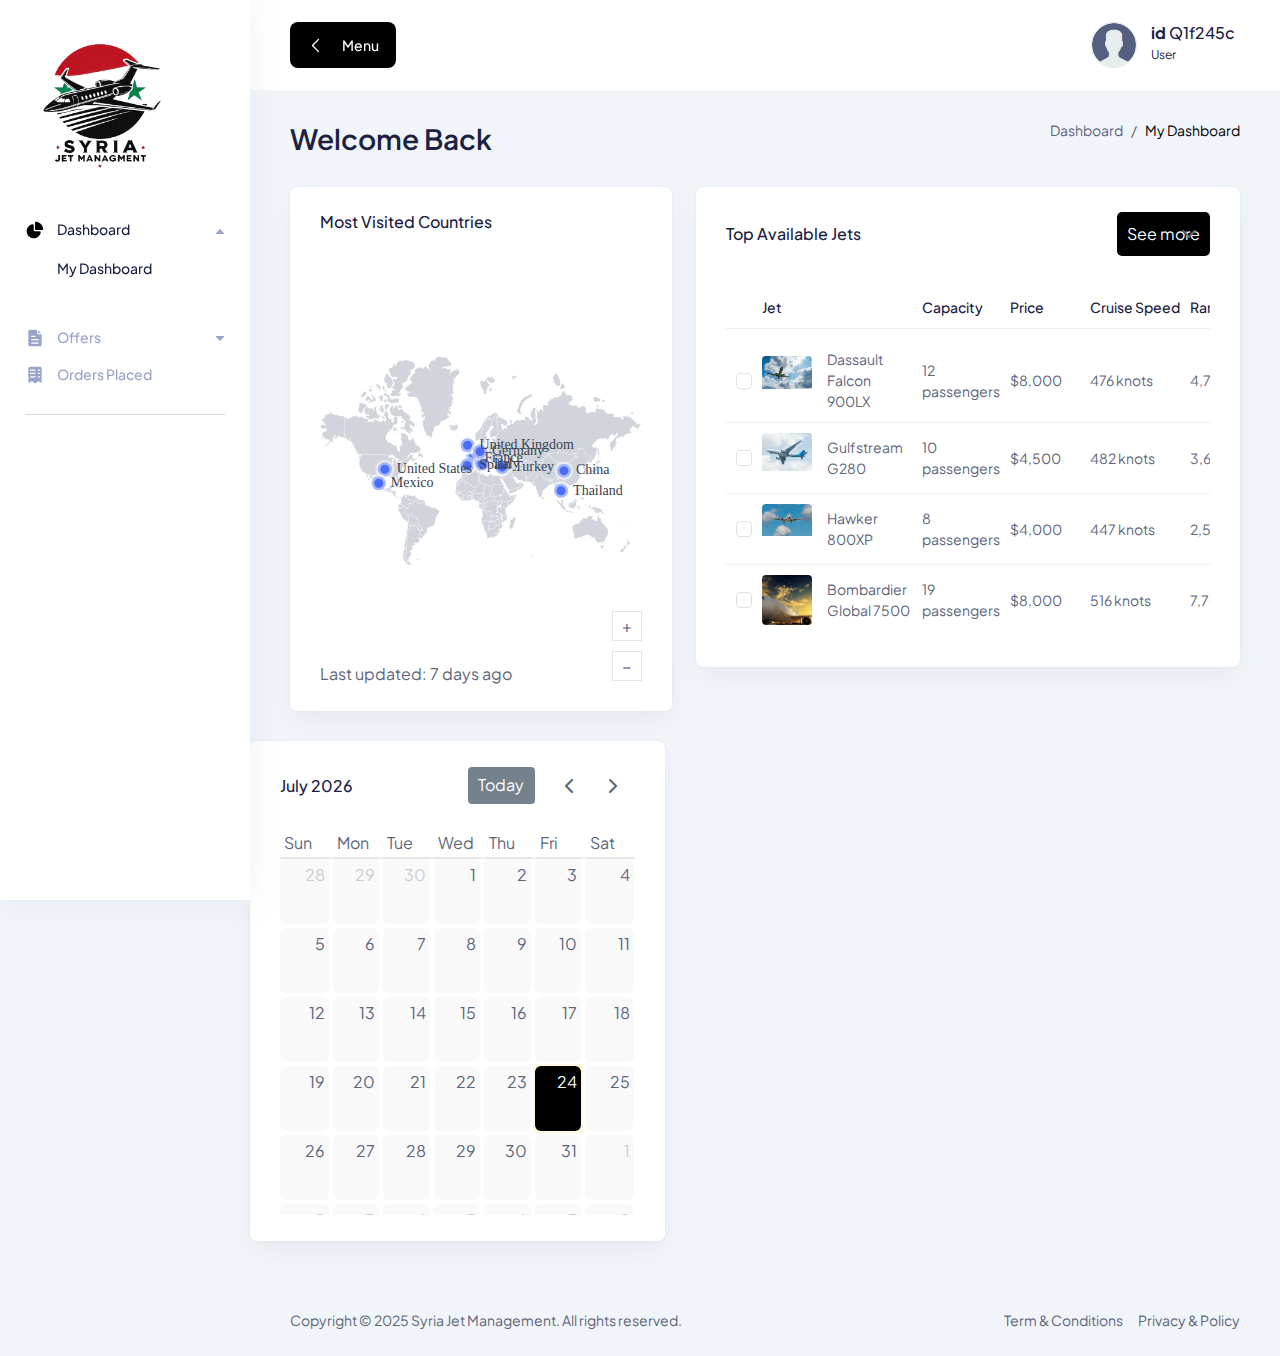
<file: dashboard/index.html>
<!DOCTYPE html>
<html lang="en">
  <head>
    <meta charset="UTF-8" />
    <meta http-equiv="X-UA-Compatible" content="IE=edge" />
    <meta name="viewport" content="width=device-width, initial-scale=1.0" />
    <!-- <link rel="shortcut icon" href="assets/images/favicon.svg" type="image/x-icon" /> -->
    <title>My Dashboard</title>

    <!-- ========== All CSS files linkup ========= -->
    <link rel="stylesheet" href="assets/css/bootstrap.min.css" />
    <link rel="stylesheet" href="assets/css/lineicons.css" rel="stylesheet" type="text/css" />
    <link rel="stylesheet" href="assets/css/materialdesignicons.min.css" rel="stylesheet" type="text/css" />
    <link rel="stylesheet" href="assets/css/fullcalendar.css" />
    <link rel="stylesheet" href="assets/css/fullcalendar.css" />
    <link rel="stylesheet" href="assets/css/main.css" />
    <link rel="shortcut icon" href="assets/images/logo/sjm.jpg" type="image/jpg" />
  </head>
  <body>
    <!-- ======== Preloader =========== -->
    <!-- <div id="preloader">
      <div class="spinner"></div>
    </div> -->
    <!-- ======== Preloader =========== -->

    <!-- ======== sidebar-nav start =========== -->
    <aside class="sidebar-nav-wrapper">
      <div class="navbar-logo">
        <a href="index.html">
          <img src="assets/images/logo/sjmlogocleen.png" alt="logo" />
        </a>
      </div>
      <nav class="sidebar-nav">
        <ul>
          <li class="nav-item nav-item-has-children">
            <a
              href="#0"
              data-bs-toggle="collapse"
              data-bs-target="#ddmenu_1"
              aria-controls="ddmenu_1"
              aria-expanded="false"
              aria-label="Toggle navigation"
            >
              <span class="icon">
                <svg width="20" height="20" viewBox="0 0 20 20" fill="none" xmlns="http://www.w3.org/2000/svg">
                  <path
                    d="M8.74999 18.3333C12.2376 18.3333 15.1364 15.8128 15.7244 12.4941C15.8448 11.8143 15.2737 11.25 14.5833 11.25H9.99999C9.30966 11.25 8.74999 10.6903 8.74999 10V5.41666C8.74999 4.7263 8.18563 4.15512 7.50586 4.27556C4.18711 4.86357 1.66666 7.76243 1.66666 11.25C1.66666 15.162 4.83797 18.3333 8.74999 18.3333Z" />
                  <path
                    d="M17.0833 10C17.7737 10 18.3432 9.43708 18.2408 8.75433C17.7005 5.14918 14.8508 2.29947 11.2457 1.75912C10.5629 1.6568 10 2.2263 10 2.91665V9.16666C10 9.62691 10.3731 10 10.8333 10H17.0833Z" />
                </svg>
              </span>
              <span class="text">Dashboard</span>
            </a>
            <ul id="ddmenu_1" class="collapse show dropdown-nav">
              <li>
                <a href="index.html" class="active"> My Dashboard </a>
              </li>
            </ul>
          </li>
          <li class="nav-item nav-item-has-children">
            <a
              href="#0"
              class="collapsed"
              data-bs-toggle="collapse"
              data-bs-target="#ddmenu_2"
              aria-controls="ddmenu_2"
              aria-expanded="false"
              aria-label="Toggle navigation"
            >
              <span class="icon">
                <svg width="20" height="20" viewBox="0 0 20 20" fill="none" xmlns="http://www.w3.org/2000/svg">
                  <path
                    d="M11.8097 1.66667C11.8315 1.66667 11.8533 1.6671 11.875 1.66796V4.16667C11.875 5.43232 12.901 6.45834 14.1667 6.45834H16.6654C16.6663 6.48007 16.6667 6.50186 16.6667 6.5237V16.6667C16.6667 17.5872 15.9205 18.3333 15 18.3333H5.00001C4.07954 18.3333 3.33334 17.5872 3.33334 16.6667V3.33334C3.33334 2.41286 4.07954 1.66667 5.00001 1.66667H11.8097ZM6.66668 7.70834C6.3215 7.70834 6.04168 7.98816 6.04168 8.33334C6.04168 8.67851 6.3215 8.95834 6.66668 8.95834H10C10.3452 8.95834 10.625 8.67851 10.625 8.33334C10.625 7.98816 10.3452 7.70834 10 7.70834H6.66668ZM6.04168 11.6667C6.04168 12.0118 6.3215 12.2917 6.66668 12.2917H13.3333C13.6785 12.2917 13.9583 12.0118 13.9583 11.6667C13.9583 11.3215 13.6785 11.0417 13.3333 11.0417H6.66668C6.3215 11.0417 6.04168 11.3215 6.04168 11.6667ZM6.66668 14.375C6.3215 14.375 6.04168 14.6548 6.04168 15C6.04168 15.3452 6.3215 15.625 6.66668 15.625H13.3333C13.6785 15.625 13.9583 15.3452 13.9583 15C13.9583 14.6548 13.6785 14.375 13.3333 14.375H6.66668Z" />
                  <path
                    d="M13.125 2.29167L16.0417 5.20834H14.1667C13.5913 5.20834 13.125 4.74197 13.125 4.16667V2.29167Z" />
                </svg>
              </span>
              <span class="text">Offers</span>
            </a>
            <ul id="ddmenu_2" class="collapse dropdown-nav">
              <li>
                <a href="/Jet/index.html"> Hire a Jet </a>
              </li>
              <li>
                <a href="blank-page.html"> Book a Flight </a>
              </li>
              <li>
                <a href="blank-page.html"> Ship Goods/Cargo </a>
              </li>
            </ul>
          </li>
          <li class="nav-item">
            <a href="blank-page.html">
              <span class="icon">
                <svg width="20" height="20" viewBox="0 0 20 20" fill="none" xmlns="http://www.w3.org/2000/svg">
                  <path
                    d="M3.33334 3.35442C3.33334 2.4223 4.07954 1.66666 5.00001 1.66666H15C15.9205 1.66666 16.6667 2.4223 16.6667 3.35442V16.8565C16.6667 17.5519 15.8827 17.9489 15.3333 17.5317L13.8333 16.3924C13.537 16.1673 13.1297 16.1673 12.8333 16.3924L10.5 18.1646C10.2037 18.3896 9.79634 18.3896 9.50001 18.1646L7.16668 16.3924C6.87038 16.1673 6.46298 16.1673 6.16668 16.3924L4.66668 17.5317C4.11731 17.9489 3.33334 17.5519 3.33334 16.8565V3.35442ZM4.79168 5.04218C4.79168 5.39173 5.0715 5.6751 5.41668 5.6751H10C10.3452 5.6751 10.625 5.39173 10.625 5.04218C10.625 4.69264 10.3452 4.40927 10 4.40927H5.41668C5.0715 4.40927 4.79168 4.69264 4.79168 5.04218ZM5.41668 7.7848C5.0715 7.7848 4.79168 8.06817 4.79168 8.41774C4.79168 8.76724 5.0715 9.05066 5.41668 9.05066H10C10.3452 9.05066 10.625 8.76724 10.625 8.41774C10.625 8.06817 10.3452 7.7848 10 7.7848H5.41668ZM4.79168 11.7932C4.79168 12.1428 5.0715 12.4262 5.41668 12.4262H10C10.3452 12.4262 10.625 12.1428 10.625 11.7932C10.625 11.4437 10.3452 11.1603 10 11.1603H5.41668C5.0715 11.1603 4.79168 11.4437 4.79168 11.7932ZM13.3333 4.40927C12.9882 4.40927 12.7083 4.69264 12.7083 5.04218C12.7083 5.39173 12.9882 5.6751 13.3333 5.6751H14.5833C14.9285 5.6751 15.2083 5.39173 15.2083 5.04218C15.2083 4.69264 14.9285 4.40927 14.5833 4.40927H13.3333ZM12.7083 8.41774C12.7083 8.76724 12.9882 9.05066 13.3333 9.05066H14.5833C14.9285 9.05066 15.2083 8.76724 15.2083 8.41774C15.2083 8.06817 14.9285 7.7848 14.5833 7.7848H13.3333C12.9882 7.7848 12.7083 8.06817 12.7083 8.41774ZM13.3333 11.1603C12.9882 11.1603 12.7083 11.4437 12.7083 11.7932C12.7083 12.1428 12.9882 12.4262 13.3333 12.4262H14.5833C14.9285 12.4262 15.2083 12.1428 15.2083 11.7932C15.2083 11.4437 14.9285 11.1603 14.5833 11.1603H13.3333Z" />
                </svg>
              </span>
              <span class="text">Orders Placed</span>
            </a>
          </li>
         
          <span class="divider"><hr /></span>
          
         
        </ul>
      </nav>
     
    </aside>
    <div class="overlay"></div>
    <!-- ======== sidebar-nav end =========== -->

    <!-- ======== main-wrapper start =========== -->
    <main class="main-wrapper">
      <!-- ========== header start ========== -->
      <header class="header">
        <div class="container-fluid">
          <div class="row">
            <div class="col-lg-5 col-md-5 col-6">
              <div class="header-left d-flex align-items-center">
                <div class="menu-toggle-btn mr-15">
                  <button id="menu-toggle" class="main-btn primary-btn btn-hover">
                    <i class="lni lni-chevron-left me-2"></i> Menu
                  </button>
                </div>
   
              </div>
            </div>
            <div class="col-lg-7 col-md-7 col-6">
              <div class="header-right">
               
                <!-- profile start -->
                <div class="profile-box ml-15">
                  <button class="dropdown-toggle bg-transparent border-0" type="button" id="profile"
                    data-bs-toggle="dropdown" aria-expanded="false">
                    <div class="profile-info">
                      <div class="info">
                        <div class="image">
                          <img src="assets/images/user.jpg" alt="" />
                        </div>
                        <div>
                          <h6 class="fw-500"><b>id</b> Q1f245c</h6>
                          <p>User</p>
                        </div>
                      </div>
                    </div>
                  </button>
                  <ul class="dropdown-menu dropdown-menu-end" aria-labelledby="profile">
                    <li>
                      <div class="author-info flex items-center !p-1">
                        <div class="image">
                          <img src="assets/images/user.jpg" alt="image">
                        </div>
                        <div class="content">
                          <h4 class="text-sm"><b>id</b> Q1f245c</h4>
                        </div>
                      </div>
                    </li>
                    <li class="divider"></li>
                    <li>
                      <a href="/Jet/index.html">
                        <i class="lni lni-plane"></i> Hire a Jet
                      </a>
                    </li>
                    <li>
                      <a href="#0">
                        <i class="lni lni-book"></i> Book a Flight
                      </a>
                    </li>
                    <li>
                      <a href="#0"> <i class="lni lni-inbox"></i> Ship Goods/Cargo </a>
                    </li>
                    <li class="divider"></li>
                    <li>
                      <a style="color: red !important;" href="/Landing page/index.html"> <i class="lni lni-exit"></i> Sign Out </a>
                    </li>
                  </ul>
                </div>
                <!-- profile end -->
              </div>
            </div>
          </div>
        </div>
      </header>
      <!-- ========== header end ========== -->

      <!-- ========== section start ========== -->
      <section class="section">
        <div class="container-fluid">
          <!-- ========== title-wrapper start ========== -->
          <div class="title-wrapper pt-30">
            <div class="row align-items-center">
              <div class="col-md-6">
                <div class="title">
                  <h2>Welcome Back</h2>
                </div>
              </div>
              <!-- end col -->
              <div class="col-md-6">
                <div class="breadcrumb-wrapper">
                  <nav aria-label="breadcrumb">
                    <ol class="breadcrumb">
                      <li class="breadcrumb-item">
                        <a >Dashboard</a>
                      </li>
                      <li class="breadcrumb-item active" aria-current="page">
                        My Dashboard
                      </li>
                    </ol>
                  </nav>
                </div>
              </div>
              <!-- end col -->
            </div>
            <!-- end row -->
          </div>
          <!-- ========== title-wrapper end ========== -->
         
          
          
            

          <div class="row">
            <div class="col-lg-5">
              <div class="card-style mb-30">
                <div class="title d-flex justify-content-between align-items-center">
                  <div class="left">
                    <h6 class="text-medium mb-30">Most Visited Countries</h6>
                  </div>
                </div>
                <!-- End Title -->
                <div id="map" style="width: 100%; height: 400px; overflow: hidden;"></div>
                <p>Last updated: 7 days ago</p>
              </div>
            </div>
            <!-- End Col -->
            <div class="col-lg-7">
              <div class="card-style mb-30">
                <div class="title d-flex flex-wrap justify-content-between align-items-center">
                  <div class="left">
                    <h6 class="text-medium mb-30">Top Available Jets</h6>
                  </div>
                  <div class="right">
                    <div class="select-style-1">
                      <div class="select-position select-sm">
                        <a class="seeMore" href="/Jet/index.html">See more</a>
                      </div>
                    </div>
                    <!-- end select -->
                  </div>
                </div>
                <!-- End Title -->
                <div class="table-responsive">
                  <table class="table top-selling-table">
                    <thead>
                      <tr>
                        <th></th>
                        <th>
                          <h6 class="text-sm text-medium">Jet</h6>
                        </th>
                        <th class="min-width">
                          <h6 class="text-sm text-medium">Capacity</h6>
                        </th>
                        <th class="min-width">
                          <h6 class="text-sm text-medium">Price</h6>
                        </th>
                        <th class="min-width">
                          <h6 class="text-sm text-medium">Cruise Speed</h6>
                        </th>
                        <th class="min-width">
                          <h6 class="text-sm text-medium">Range</h6>
                        </th>
                        <th></th>
                      </tr>
                    </thead>
                    <tbody>
                      <tr>
                        <td>
                          <div class="check-input-primary">
                            <input class="form-check-input" type="checkbox" id="checkbox-1" />
                          </div>
                        </td>
                        <td>
                          <div class="product">
                            <div class="image">
                              <img src="/Jet/assets/images/plane1.jpg" alt="" />
                            </div>
                            <p class="text-sm">Dassault Falcon 900LX</p>
                          </div>
                        </td>
                        <td>
                          <p class="text-sm"> 12 passengers</p>
                        </td>
                        <td>
                          <p class="text-sm"> $8,000</p>
                        </td>
                        <td>
                          <p class="text-sm"> 476 knots</p>
                        </td>
                        <td>
                          <p class="text-sm">4,750</p>
                        </td>
                        <td>
                          <div class="action justify-content-end">
                            <button class="more-btn ml-10 dropdown-toggle" id="moreAction1" data-bs-toggle="dropdown"
                              aria-expanded="false">
                              <i class="lni lni-more-alt"></i>
                            </button>

                          </div>
                        </td>
                      </tr>
                      <tr>
                        <td>
                          <div class="check-input-primary">
                            <input class="form-check-input" type="checkbox" id="checkbox-1" />
                          </div>
                        </td>
                        <td>
                          <div class="product">
                            <div class="image">
                              <img src="/Jet/assets/images/plane2.jpg" alt="" />
                            </div>
                            <p class="text-sm">Gulfstream G280</p>
                          </div>
                        </td>
                        <td>
                          <p class="text-sm">10 passengers</p>
                        </td>
                        <td>
                          <p class="text-sm"> $4,500</p>
                        </td>
                        <td>
                          <p class="text-sm">482 knots</p>
                        </td>
                        <td>
                          <p class="text-sm">3,600</p>
                        </td>
                        <td>
                          <div class="action justify-content-end">
                            <button class="more-btn ml-10 dropdown-toggle" id="moreAction1" data-bs-toggle="dropdown"
                              aria-expanded="false">
                              <i class="lni lni-more-alt"></i>
                            </button>
             
                          </div>
                        </td>
                      </tr>
                      <tr>
                        <td>
                          <div class="check-input-primary">
                            <input class="form-check-input" type="checkbox" id="checkbox-1" />
                          </div>
                        </td>
                        <td>
                          <div class="product">
                            <div class="image">
                              <img src="/Jet/assets/images/plane3.jpg" alt="" />
                            </div>
                            <p class="text-sm">Hawker 800XP</p>
                          </div>
                        </td>
                        <td>
                          <p class="text-sm">8 passengers</p>
                        </td>
                        <td>
                          <p class="text-sm">$4,000</p>
                        </td>
                        <td>
                          <p class="text-sm"> 447 knots</p>
                        </td>
                        <td>
                          <p class="text-sm">2,540</p>
                        </td>
                        <td>
                          <div class="action justify-content-end">
                            <button class="more-btn ml-10 dropdown-toggle" id="moreAction1" data-bs-toggle="dropdown"
                              aria-expanded="false">
                              <i class="lni lni-more-alt"></i>
                            </button>

                          </div>
                        </td>
                      </tr>
                      <tr>
                        <td>
                          <div class="check-input-primary">
                            <input class="form-check-input" type="checkbox" id="checkbox-1" />
                          </div>
                        </td>
                        <td>
                          <div class="product">
                            <div class="image">
                              <img src="/Jet/assets/images/plan-1.jpg" alt="" />
                            </div>
                            <p class="text-sm">Bombardier Global 7500</p>
                          </div>
                        </td>
                        <td>
                          <p class="text-sm">19 passengers</p>
                        </td>
                        <td>
                          <p class="text-sm">$8,000 </p>
                        </td>
                        <td>
                          <p class="text-sm">516 knots</p>
                        </td>
                        <td>
                          <p class="text-sm">7,700</p>
                        </td>
                        <td>
                          <div class="action justify-content-end">
                            <button class="more-btn ml-10 dropdown-toggle" id="moreAction1" data-bs-toggle="dropdown"
                              aria-expanded="false">
                              <i class="lni lni-more-alt"></i>
                            </button>
                            <ul class="dropdown-menu dropdown-menu-end" aria-labelledby="moreAction1">
                              <li class="dropdown-item">
                                <a href="#0" class="text-gray">Remove</a>
                              </li>
                              <li class="dropdown-item">
                                <a href="#0" class="text-gray">Edit</a>
                              </li>
                            </ul>
                          </div>
                        </td>
                      </tr>
                    </tbody>
                  </table>
                  <!-- End Table -->
                </div>
              </div>
            </div>
            <!-- End Col -->
          </div>
          <!-- End Row -->
          
            
            <!-- End Col -->
          </div>
          <!-- End Row -->
          <div class="row">
            <div class="col-lg-5">
              <div class="card-style calendar-card mb-30">
                <div id="calendar-mini"></div>
              </div>
            </div>
          </div>
          <!-- End Row -->
        </div>
        <!-- end container -->
      </section>
      <!-- ========== section end ========== -->

      <!-- ========== footer start =========== -->
      <footer class="footer">
        <div class="container-fluid">
          <div class="row">
            <div class="col-md-6 order-last order-md-first">
              <div class="copyright text-center text-md-start">
                <p class="text-sm">
                  Copyright © 2025 Syria Jet Management. All rights reserved.
                  </a>
                </p>
              </div>
            </div>
            <!-- end col-->
            <div class="col-md-6">
              <div class="terms d-flex justify-content-center justify-content-md-end">
                <a href="terms_and_Conditions.html" class="text-sm">Term & Conditions</a>
                <a href="privacy-and-policy.html" class="text-sm ml-15">Privacy & Policy</a>
              </div>
            </div>
          </div>
          <!-- end row -->
        </div>
        <!-- end container -->
      </footer>
      <!-- ========== footer end =========== -->
    </main>
    <!-- ======== main-wrapper end =========== -->

    <!-- ========= All Javascript files linkup ======== -->
    <script src="assets/js/bootstrap.bundle.min.js"></script>
    <script src="assets/js/Chart.min.js"></script>
    <script src="assets/js/dynamic-pie-chart.js"></script>
    <script src="assets/js/moment.min.js"></script>
    <script src="assets/js/fullcalendar.js"></script>
    <script src="assets/js/jvectormap.min.js"></script>
    <script src="assets/js/world-merc.js"></script>
    <script src="assets/js/polyfill.js"></script>
    <script src="assets/js/main.js"></script>

    <script>
      // ======== jvectormap activation
      var markers = [
      { name: "France", coords: [46.2276, 2.2137] },
  { name: "Spain", coords: [40.4637, -3.7492] },
  { name: "United States", coords: [37.0902, -95.7129] },
  { name: "China", coords: [35.8617, 104.1954] },
  { name: "Italy", coords: [41.8719, 12.5674] },
  { name: "Turkey", coords: [38.9637, 35.2433] },
  { name: "Mexico", coords: [23.6345, -102.5528] },
  { name: "United Kingdom", coords: [55.3781, -3.4360] },
  { name: "Germany", coords: [51.1657, 10.4515] },
  { name: "Thailand", coords: [15.8700, 100.9925] }
      ];

      var jvm = new jsVectorMap({
        map: "world_merc",
        selector: "#map",
        zoomButtons: true,

        regionStyle: {
          initial: {
            fill: "#d1d5db",
          },
        },

        labels: {
          markers: {
            render: (marker) => marker.name,
          },
        },

        markersSelectable: true,
        selectedMarkers: markers.map((marker, index) => {
          var name = marker.name;

          if (name === "Russia" || name === "Brazil") {
            return index;
          }
        }),
        markers: markers,
        markerStyle: {
          initial: { fill: "#4A6CF7" },
          selected: { fill: "#ff5050" },
        },
        markerLabelStyle: {
          initial: {
            fontWeight: 400,
            fontSize: 14,
          },
        },
      });
      // ====== calendar activation
      document.addEventListener("DOMContentLoaded", function () {
        var calendarMiniEl = document.getElementById("calendar-mini");
        var calendarMini = new FullCalendar.Calendar(calendarMiniEl, {
          initialView: "dayGridMonth",
          headerToolbar: {
            end: "today prev,next",
          },
        });
        calendarMini.render();
      });

      // =========== chart one start
      const ctx1 = document.getElementById("Chart1").getContext("2d");
      const chart1 = new Chart(ctx1, {
        type: "line",
        data: {
          labels: [
            "Jan",
            "Fab",
            "Mar",
            "Apr",
            "May",
            "Jun",
            "Jul",
            "Aug",
            "Sep",
            "Oct",
            "Nov",
            "Dec",
          ],
          datasets: [
            {
              label: "",
              backgroundColor: "transparent",
              borderColor: "#365CF5",
              data: [
                600, 800, 750, 880, 940, 880, 900, 770, 920, 890, 976, 1100,
              ],
              pointBackgroundColor: "transparent",
              pointHoverBackgroundColor: "#365CF5",
              pointBorderColor: "transparent",
              pointHoverBorderColor: "#fff",
              pointHoverBorderWidth: 5,
              borderWidth: 5,
              pointRadius: 8,
              pointHoverRadius: 8,
              cubicInterpolationMode: "monotone", // Add this line for curved line
            },
          ],
        },
        options: {
          plugins: {
            tooltip: {
              callbacks: {
                labelColor: function (context) {
                  return {
                    backgroundColor: "#ffffff",
                    color: "#171717"
                  };
                },
              },
              intersect: false,
              backgroundColor: "#f9f9f9",
              title: {
                fontFamily: "Plus Jakarta Sans",
                color: "#8F92A1",
                fontSize: 12,
              },
              body: {
                fontFamily: "Plus Jakarta Sans",
                color: "#171717",
                fontStyle: "bold",
                fontSize: 16,
              },
              multiKeyBackground: "transparent",
              displayColors: false,
              padding: {
                x: 30,
                y: 10,
              },
              bodyAlign: "center",
              titleAlign: "center",
              titleColor: "#8F92A1",
              bodyColor: "#171717",
              bodyFont: {
                family: "Plus Jakarta Sans",
                size: "16",
                weight: "bold",
              },
            },
            legend: {
              display: false,
            },
          },
          responsive: true,
          maintainAspectRatio: false,
          title: {
            display: false,
          },
          scales: {
            y: {
              grid: {
                display: false,
                drawTicks: false,
                drawBorder: false,
              },
              ticks: {
                padding: 35,
                max: 1200,
                min: 500,
              },
            },
            x: {
              grid: {
                drawBorder: false,
                color: "rgba(143, 146, 161, .1)",
                zeroLineColor: "rgba(143, 146, 161, .1)",
              },
              ticks: {
                padding: 20,
              },
            },
          },
        },
      });
      // =========== chart one end

      // =========== chart two start
      const ctx2 = document.getElementById("Chart2").getContext("2d");
      const chart2 = new Chart(ctx2, {
        type: "bar",
        data: {
          labels: [
            "Jan",
            "Fab",
            "Mar",
            "Apr",
            "May",
            "Jun",
            "Jul",
            "Aug",
            "Sep",
            "Oct",
            "Nov",
            "Dec",
          ],
          datasets: [
            {
              label: "",
              backgroundColor: "#365CF5",
              borderRadius: 30,
              barThickness: 6,
              maxBarThickness: 8,
              data: [
                600, 700, 1000, 700, 650, 800, 690, 740, 720, 1120, 876, 900,
              ],
            },
          ],
        },
        options: {
          plugins: {
            tooltip: {
              callbacks: {
                titleColor: function (context) {
                  return "#8F92A1";
                },
                label: function (context) {
                  let label = context.dataset.label || "";

                  if (label) {
                    label += ": ";
                  }
                  label += context.parsed.y;
                  return label;
                },
              },
              backgroundColor: "#F3F6F8",
              titleAlign: "center",
              bodyAlign: "center",
              titleFont: {
                size: 12,
                weight: "bold",
                color: "#8F92A1",
              },
              bodyFont: {
                size: 16,
                weight: "bold",
                color: "#171717",
              },
              displayColors: false,
              padding: {
                x: 30,
                y: 10,
              },
          },
          },
          legend: {
            display: false,
            },
          legend: {
            display: false,
          },
          layout: {
            padding: {
              top: 15,
              right: 15,
              bottom: 15,
              left: 15,
            },
          },
          responsive: true,
          maintainAspectRatio: false,
          scales: {
            y: {
              grid: {
                display: false,
                drawTicks: false,
                drawBorder: false,
              },
              ticks: {
                padding: 35,
                max: 1200,
                min: 0,
              },
            },
            x: {
              grid: {
                display: false,
                drawBorder: false,
                color: "rgba(143, 146, 161, .1)",
                drawTicks: false,
                zeroLineColor: "rgba(143, 146, 161, .1)",
              },
              ticks: {
                padding: 20,
              },
            },
          },
          plugins: {
            legend: {
              display: false,
            },
            title: {
              display: false,
            },
          },
        },
      });
      // =========== chart two end

      // =========== chart three start
      const ctx3 = document.getElementById("Chart3").getContext("2d");
      const chart3 = new Chart(ctx3, {
        type: "line",
        data: {
          labels: [
            "Jan",
            "Feb",
            "Mar",
            "Apr",
            "May",
            "Jun",
            "Jul",
            "Aug",
            "Sep",
            "Oct",
            "Nov",
            "Dec",
          ],
          datasets: [
            {
              label: "Revenue",
              backgroundColor: "transparent",
              borderColor: "#365CF5",
              data: [80, 120, 110, 100, 130, 150, 115, 145, 140, 130, 160, 210],
              pointBackgroundColor: "transparent",
              pointHoverBackgroundColor: "#365CF5",
              pointBorderColor: "transparent",
              pointHoverBorderColor: "#365CF5",
              pointHoverBorderWidth: 3,
              pointBorderWidth: 5,
              pointRadius: 5,
              pointHoverRadius: 8,
              fill: false,
              tension: 0.4,
            },
            {
              label: "Profit",
              backgroundColor: "transparent",
              borderColor: "#9b51e0",
              data: [
                120, 160, 150, 140, 165, 210, 135, 155, 170, 140, 130, 200,
              ],
              pointBackgroundColor: "transparent",
              pointHoverBackgroundColor: "#9b51e0",
              pointBorderColor: "transparent",
              pointHoverBorderColor: "#9b51e0",
              pointHoverBorderWidth: 3,
              pointBorderWidth: 5,
              pointRadius: 5,
              pointHoverRadius: 8,
              fill: false,
              tension: 0.4,
            },
            {
              label: "Order",
              backgroundColor: "transparent",
              borderColor: "#f2994a",
              data: [180, 110, 140, 135, 100, 90, 145, 115, 100, 110, 115, 150],
              pointBackgroundColor: "transparent",
              pointHoverBackgroundColor: "#f2994a",
              pointBorderColor: "transparent",
              pointHoverBorderColor: "#f2994a",
              pointHoverBorderWidth: 3,
              pointBorderWidth: 5,
              pointRadius: 5,
              pointHoverRadius: 8,
              fill: false,
              tension: 0.4,
            },
          ],
        },
        options: {
          plugins: {
            tooltip: {
              intersect: false,
              backgroundColor: "#fbfbfb",
              titleColor: "#8F92A1",
              bodyColor: "#272727",
              titleFont: {
                size: 16,
                family: "Plus Jakarta Sans",
                weight: "400",
              },
              bodyFont: {
                family: "Plus Jakarta Sans",
                size: 16,
              },
              multiKeyBackground: "transparent",
              displayColors: false,
              padding: {
                x: 30,
                y: 15,
              },
              borderColor: "rgba(143, 146, 161, .1)",
              borderWidth: 1,
              enabled: true,
            },
            title: {
              display: false,
            },
            legend: {
              display: false,
            },
          },
          layout: {
            padding: {
              top: 0,
            },
          },
          responsive: true,
          // maintainAspectRatio: false,
          legend: {
            display: false,
          },
          scales: {
            y: {
              grid: {
                display: false,
                drawTicks: false,
                drawBorder: false,
              },
              ticks: {
                padding: 35,
              },
              max: 350,
              min: 50,
            },
            x: {
              grid: {
                drawBorder: false,
                color: "rgba(143, 146, 161, .1)",
                drawTicks: false,
                zeroLineColor: "rgba(143, 146, 161, .1)",
              },
              ticks: {
                padding: 20,
              },
            },
          },
        },
      });
      // =========== chart three end

      // ================== chart four start
      const ctx4 = document.getElementById("Chart4").getContext("2d");
      const chart4 = new Chart(ctx4, {
        type: "bar",
        data: {
          labels: ["Jan", "Feb", "Mar", "Apr", "May", "Jun"],
          datasets: [
            {
              label: "",
              backgroundColor: "#365CF5",
              borderColor: "transparent",
              borderRadius: 20,
              borderWidth: 5,
              barThickness: 20,
              maxBarThickness: 20,
              data: [600, 700, 1000, 700, 650, 800],
            },
            {
              label: "",
              backgroundColor: "#d50100",
              borderColor: "transparent",
              borderRadius: 20,
              borderWidth: 5,
              barThickness: 20,
              maxBarThickness: 20,
              data: [690, 740, 720, 1120, 876, 900],
            },
          ],
        },
        options: {
          plugins: {
            tooltip: {
              backgroundColor: "#F3F6F8",
              titleColor: "#8F92A1",
              titleFontSize: 12,
              bodyColor: "#171717",
              bodyFont: {
                weight: "bold",
                size: 16,
              },
              multiKeyBackground: "transparent",
              displayColors: false,
              padding: {
                x: 30,
                y: 10,
              },
              bodyAlign: "center",
              titleAlign: "center",
              enabled: true,
            },
            legend: {
              display: false,
            },
          },
          layout: {
            padding: {
              top: 0,
            },
          },
          responsive: true,
          // maintainAspectRatio: false,
          title: {
            display: false,
          },
          scales: {
            y: {
              grid: {
                display: false,
                drawTicks: false,
                drawBorder: false,
              },
              ticks: {
                padding: 35,
                max: 1200,
                min: 0,
              },
            },
            x: {
              grid: {
                display: false,
                drawBorder: false,
                color: "rgba(143, 146, 161, .1)",
                zeroLineColor: "rgba(143, 146, 161, .1)",
              },
              ticks: {
                padding: 20,
              },
            },
          },
        },
      });
        // =========== chart four end
    </script>
  </body>
</html>
</file>
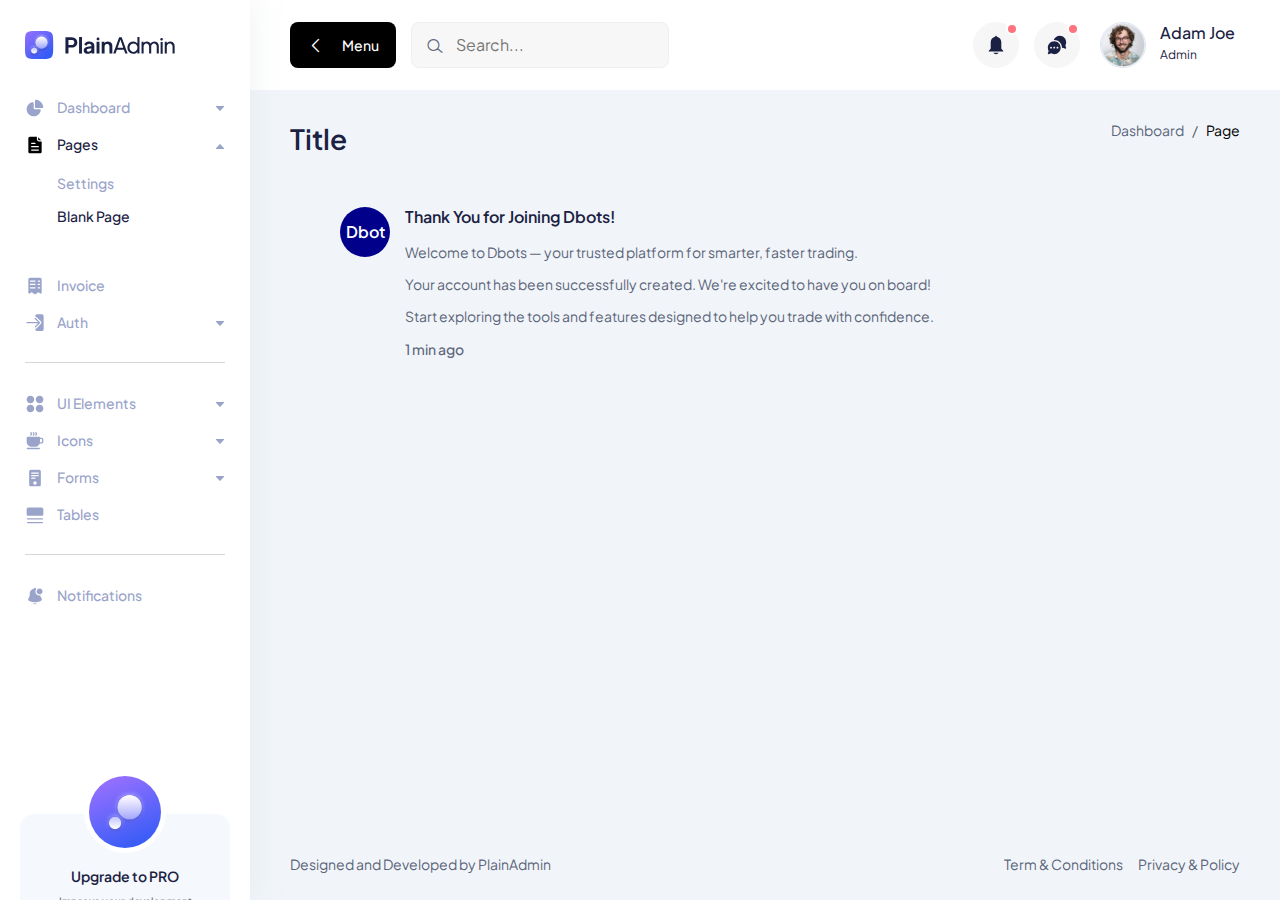
<file: dashboard/blank-page.html>
<!DOCTYPE html>
<html lang="en">
  <head>
    <meta charset="UTF-8" />
    <meta http-equiv="X-UA-Compatible" content="IE=edge" />
    <meta name="viewport" content="width=device-width, initial-scale=1.0" />
    <link rel="shortcut icon" href="assets/images/favicon.svg" type="image/x-icon" />
    <title>Blank Page | PlainAdmin Demo</title>

    <!-- ========== All CSS files linkup ========= -->
    <link rel="stylesheet" href="assets/css/bootstrap.min.css" />
    <link rel="stylesheet" href="assets/css/lineicons.css" />
    <link rel="stylesheet" href="assets/css/materialdesignicons.min.css" />
    <link rel="stylesheet" href="assets/css/fullcalendar.css" />
    <link rel="stylesheet" href="assets/css/main.css" />
  </head>
  <body>
    <!-- ======== Preloader =========== -->
    <div id="preloader">
      <div class="spinner"></div>
    </div>
    <!-- ======== Preloader =========== -->

    <!-- ======== sidebar-nav start =========== -->
    <aside class="sidebar-nav-wrapper">
      <div class="navbar-logo">
        <a href="index.html">
          <img src="assets/images/logo/logo.svg" alt="logo" />
        </a>
      </div>
      <nav class="sidebar-nav">
        <ul>
          <li class="nav-item nav-item-has-children">
            <a
              href="#0"
              class="collapsed"
              data-bs-toggle="collapse"
              data-bs-target="#ddmenu_1"
              aria-controls="ddmenu_1"
              aria-expanded="false"
              aria-label="Toggle navigation"
            >
              <span class="icon">
                <svg width="20" height="20" viewBox="0 0 20 20" fill="none" xmlns="http://www.w3.org/2000/svg">
                  <path
                    d="M8.74999 18.3333C12.2376 18.3333 15.1364 15.8128 15.7244 12.4941C15.8448 11.8143 15.2737 11.25 14.5833 11.25H9.99999C9.30966 11.25 8.74999 10.6903 8.74999 10V5.41666C8.74999 4.7263 8.18563 4.15512 7.50586 4.27556C4.18711 4.86357 1.66666 7.76243 1.66666 11.25C1.66666 15.162 4.83797 18.3333 8.74999 18.3333Z" />
                  <path
                    d="M17.0833 10C17.7737 10 18.3432 9.43708 18.2408 8.75433C17.7005 5.14918 14.8508 2.29947 11.2457 1.75912C10.5629 1.6568 10 2.2263 10 2.91665V9.16666C10 9.62691 10.3731 10 10.8333 10H17.0833Z" />
                </svg>
              </span>
              <span class="text">Dashboard</span>
            </a>
            <ul id="ddmenu_1" class="collapse dropdown-nav">
              <li>
                <a href="index.html"> eCommerce </a>
              </li>
            </ul>
          </li>
          <li class="nav-item nav-item-has-children">
            <a
              href="#0"
              class=""
              data-bs-toggle="collapse"
              data-bs-target="#ddmenu_2"
              aria-controls="ddmenu_2"
              aria-expanded="false"
              aria-label="Toggle navigation"
            >
              <span class="icon">
                <svg width="20" height="20" viewBox="0 0 20 20" fill="none" xmlns="http://www.w3.org/2000/svg">
                  <path
                    d="M11.8097 1.66667C11.8315 1.66667 11.8533 1.6671 11.875 1.66796V4.16667C11.875 5.43232 12.901 6.45834 14.1667 6.45834H16.6654C16.6663 6.48007 16.6667 6.50186 16.6667 6.5237V16.6667C16.6667 17.5872 15.9205 18.3333 15 18.3333H5.00001C4.07954 18.3333 3.33334 17.5872 3.33334 16.6667V3.33334C3.33334 2.41286 4.07954 1.66667 5.00001 1.66667H11.8097ZM6.66668 7.70834C6.3215 7.70834 6.04168 7.98816 6.04168 8.33334C6.04168 8.67851 6.3215 8.95834 6.66668 8.95834H10C10.3452 8.95834 10.625 8.67851 10.625 8.33334C10.625 7.98816 10.3452 7.70834 10 7.70834H6.66668ZM6.04168 11.6667C6.04168 12.0118 6.3215 12.2917 6.66668 12.2917H13.3333C13.6785 12.2917 13.9583 12.0118 13.9583 11.6667C13.9583 11.3215 13.6785 11.0417 13.3333 11.0417H6.66668C6.3215 11.0417 6.04168 11.3215 6.04168 11.6667ZM6.66668 14.375C6.3215 14.375 6.04168 14.6548 6.04168 15C6.04168 15.3452 6.3215 15.625 6.66668 15.625H13.3333C13.6785 15.625 13.9583 15.3452 13.9583 15C13.9583 14.6548 13.6785 14.375 13.3333 14.375H6.66668Z" />
                  <path
                    d="M13.125 2.29167L16.0417 5.20834H14.1667C13.5913 5.20834 13.125 4.74197 13.125 4.16667V2.29167Z" />
                </svg>
              </span>
              <span class="text">Pages</span>
            </a>
            <ul id="ddmenu_2" class="collapse show dropdown-nav">
              <li>
                <a href="settings.html"> Settings </a>
              </li>
              <li>
                <a href="blank-page.html" class="active"> Blank Page </a>
              </li>
            </ul>
          </li>
          <li class="nav-item">
            <a href="invoice.html">
              <span class="icon">
                <svg width="20" height="20" viewBox="0 0 20 20" fill="none" xmlns="http://www.w3.org/2000/svg">
                  <path
                    d="M3.33334 3.35442C3.33334 2.4223 4.07954 1.66666 5.00001 1.66666H15C15.9205 1.66666 16.6667 2.4223 16.6667 3.35442V16.8565C16.6667 17.5519 15.8827 17.9489 15.3333 17.5317L13.8333 16.3924C13.537 16.1673 13.1297 16.1673 12.8333 16.3924L10.5 18.1646C10.2037 18.3896 9.79634 18.3896 9.50001 18.1646L7.16668 16.3924C6.87038 16.1673 6.46298 16.1673 6.16668 16.3924L4.66668 17.5317C4.11731 17.9489 3.33334 17.5519 3.33334 16.8565V3.35442ZM4.79168 5.04218C4.79168 5.39173 5.0715 5.6751 5.41668 5.6751H10C10.3452 5.6751 10.625 5.39173 10.625 5.04218C10.625 4.69264 10.3452 4.40927 10 4.40927H5.41668C5.0715 4.40927 4.79168 4.69264 4.79168 5.04218ZM5.41668 7.7848C5.0715 7.7848 4.79168 8.06817 4.79168 8.41774C4.79168 8.76724 5.0715 9.05066 5.41668 9.05066H10C10.3452 9.05066 10.625 8.76724 10.625 8.41774C10.625 8.06817 10.3452 7.7848 10 7.7848H5.41668ZM4.79168 11.7932C4.79168 12.1428 5.0715 12.4262 5.41668 12.4262H10C10.3452 12.4262 10.625 12.1428 10.625 11.7932C10.625 11.4437 10.3452 11.1603 10 11.1603H5.41668C5.0715 11.1603 4.79168 11.4437 4.79168 11.7932ZM13.3333 4.40927C12.9882 4.40927 12.7083 4.69264 12.7083 5.04218C12.7083 5.39173 12.9882 5.6751 13.3333 5.6751H14.5833C14.9285 5.6751 15.2083 5.39173 15.2083 5.04218C15.2083 4.69264 14.9285 4.40927 14.5833 4.40927H13.3333ZM12.7083 8.41774C12.7083 8.76724 12.9882 9.05066 13.3333 9.05066H14.5833C14.9285 9.05066 15.2083 8.76724 15.2083 8.41774C15.2083 8.06817 14.9285 7.7848 14.5833 7.7848H13.3333C12.9882 7.7848 12.7083 8.06817 12.7083 8.41774ZM13.3333 11.1603C12.9882 11.1603 12.7083 11.4437 12.7083 11.7932C12.7083 12.1428 12.9882 12.4262 13.3333 12.4262H14.5833C14.9285 12.4262 15.2083 12.1428 15.2083 11.7932C15.2083 11.4437 14.9285 11.1603 14.5833 11.1603H13.3333Z" />
                </svg>
              </span>
              <span class="text">Invoice</span>
            </a>
          </li>
          <li class="nav-item nav-item-has-children">
            <a
              href="#0"
              class="collapsed"
              data-bs-toggle="collapse"
              data-bs-target="#ddmenu_3"
              aria-controls="ddmenu_3"
              aria-expanded="false"
              aria-label="Toggle navigation"
            >
              <span class="icon">
                <svg width="20" height="20" viewBox="0 0 20 20" fill="none" xmlns="http://www.w3.org/2000/svg">
                  <path
                    d="M14.9211 10.1294C15.1652 9.88534 15.1652 9.48967 14.9211 9.24559L10.7544 5.0789C10.5103 4.83482 10.1147 4.83482 9.87057 5.0789C9.62649 5.32297 9.62649 5.71871 9.87057 5.96278L12.9702 9.06251H1.97916C1.63398 9.06251 1.35416 9.34234 1.35416 9.68751C1.35416 10.0327 1.63398 10.3125 1.97916 10.3125H12.9702L9.87057 13.4123C9.62649 13.6563 9.62649 14.052 9.87057 14.2961C10.1147 14.5402 10.5103 14.5402 10.7544 14.2961L14.9211 10.1294Z" />
                  <path
                    d="M11.6383 15.18L15.805 11.0133C16.5373 10.2811 16.5373 9.09391 15.805 8.36166L11.6383 4.195C11.2722 3.82888 10.7923 3.64582 10.3125 3.64582V3.02082C10.3125 2.10035 11.0587 1.35416 11.9792 1.35416H16.9792C17.8997 1.35416 18.6458 2.10035 18.6458 3.02082V16.3542C18.6458 17.2747 17.8997 18.0208 16.9792 18.0208H11.9792C11.0587 18.0208 10.3125 17.2747 10.3125 16.3542V15.7292C10.7923 15.7292 11.2722 15.5461 11.6383 15.18Z" />
                </svg>
              </span>
              <span class="text">Auth</span>
            </a>
            <ul id="ddmenu_3" class="collapse dropdown-nav">
              <li>
                <a href="signin.html"> Sign In </a>
              </li>
              <li>
                <a href="signup.html"> Sign Up </a>
              </li>
            </ul>
          </li>
          <span class="divider"><hr /></span>
          <li class="nav-item nav-item-has-children">
            <a
              href="#0"
              class="collapsed"
              data-bs-toggle="collapse"
              data-bs-target="#ddmenu_4"
              aria-controls="ddmenu_4"
              aria-expanded="false"
              aria-label="Toggle navigation"
            >
              <span class="icon">
                <svg width="20" height="20" viewBox="0 0 20 20" fill="none" xmlns="http://www.w3.org/2000/svg">
                  <path
                    d="M1.66666 5.41669C1.66666 3.34562 3.34559 1.66669 5.41666 1.66669C7.48772 1.66669 9.16666 3.34562 9.16666 5.41669C9.16666 7.48775 7.48772 9.16669 5.41666 9.16669C3.34559 9.16669 1.66666 7.48775 1.66666 5.41669Z" />
                  <path
                    d="M1.66666 14.5834C1.66666 12.5123 3.34559 10.8334 5.41666 10.8334C7.48772 10.8334 9.16666 12.5123 9.16666 14.5834C9.16666 16.6545 7.48772 18.3334 5.41666 18.3334C3.34559 18.3334 1.66666 16.6545 1.66666 14.5834Z" />
                  <path
                    d="M10.8333 5.41669C10.8333 3.34562 12.5123 1.66669 14.5833 1.66669C16.6544 1.66669 18.3333 3.34562 18.3333 5.41669C18.3333 7.48775 16.6544 9.16669 14.5833 9.16669C12.5123 9.16669 10.8333 7.48775 10.8333 5.41669Z" />
                  <path
                    d="M10.8333 14.5834C10.8333 12.5123 12.5123 10.8334 14.5833 10.8334C16.6544 10.8334 18.3333 12.5123 18.3333 14.5834C18.3333 16.6545 16.6544 18.3334 14.5833 18.3334C12.5123 18.3334 10.8333 16.6545 10.8333 14.5834Z" />
                </svg>
              </span>
              <span class="text">UI Elements </span>
            </a>
            <ul id="ddmenu_4" class="collapse dropdown-nav">
              <li>
                <a href="alerts.html"> Alerts </a>
              </li>
              <li>
                <a href="buttons.html"> Buttons </a>
              </li>
              <li>
                <a href="cards.html"> Cards </a>
              </li>
              <li>
                <a href="typography.html"> Typography </a>
              </li>
            </ul>
          </li>
          <li class="nav-item nav-item-has-children">
            <a
              href="#0"
              class="collapsed"
              data-bs-toggle="collapse"
              data-bs-target="#ddmenu_55"
              aria-controls="ddmenu_55"
              aria-expanded="false"
              aria-label="Toggle navigation"
            >
              <span class="icon">
                <svg width="20" height="20" viewBox="0 0 20 20" fill="none" xmlns="http://www.w3.org/2000/svg">
                  <path
                    d="M5.48663 1.1466C5.77383 0.955131 6.16188 1.03274 6.35335 1.31994L6.87852 2.10769C7.20508 2.59755 7.20508 3.23571 6.87852 3.72556L6.35335 4.51331C6.16188 4.80052 5.77383 4.87813 5.48663 4.68666C5.19943 4.49519 5.12182 4.10715 5.31328 3.81994L5.83845 3.03219C5.88511 2.96221 5.88511 2.87105 5.83845 2.80106L5.31328 2.01331C5.12182 1.72611 5.19943 1.33806 5.48663 1.1466Z" />
                  <path
                    d="M2.49999 5.83331C2.03976 5.83331 1.66666 6.2064 1.66666 6.66665V10.8333C1.66666 13.5948 3.90523 15.8333 6.66666 15.8333H9.99999C12.1856 15.8333 14.0436 14.431 14.7235 12.4772C14.8134 12.4922 14.9058 12.5 15 12.5H16.6667C17.5872 12.5 18.3333 11.7538 18.3333 10.8333V8.33331C18.3333 7.41284 17.5872 6.66665 16.6667 6.66665H15C15 6.2064 14.6269 5.83331 14.1667 5.83331H2.49999ZM14.9829 11.2496C14.9942 11.1123 15 10.9735 15 10.8333V7.91665H16.6667C16.8967 7.91665 17.0833 8.10319 17.0833 8.33331V10.8333C17.0833 11.0634 16.8967 11.25 16.6667 11.25H15L14.9898 11.2498L14.9829 11.2496Z" />
                  <path
                    d="M8.85332 1.31994C8.6619 1.03274 8.27383 0.955131 7.98663 1.1466C7.69943 1.33806 7.62182 1.72611 7.81328 2.01331L8.33848 2.80106C8.38507 2.87105 8.38507 2.96221 8.33848 3.03219L7.81328 3.81994C7.62182 4.10715 7.69943 4.49519 7.98663 4.68666C8.27383 4.87813 8.6619 4.80052 8.85332 4.51331L9.37848 3.72556C9.70507 3.23571 9.70507 2.59755 9.37848 2.10769L8.85332 1.31994Z" />
                  <path
                    d="M10.4867 1.1466C10.7738 0.955131 11.1619 1.03274 11.3533 1.31994L11.8785 2.10769C12.2051 2.59755 12.2051 3.23571 11.8785 3.72556L11.3533 4.51331C11.1619 4.80052 10.7738 4.87813 10.4867 4.68666C10.1994 4.49519 10.1218 4.10715 10.3133 3.81994L10.8385 3.03219C10.8851 2.96221 10.8851 2.87105 10.8385 2.80106L10.3133 2.01331C10.1218 1.72611 10.1994 1.33806 10.4867 1.1466Z" />
                  <path
                    d="M2.49999 16.6667C2.03976 16.6667 1.66666 17.0398 1.66666 17.5C1.66666 17.9602 2.03976 18.3334 2.49999 18.3334H14.1667C14.6269 18.3334 15 17.9602 15 17.5C15 17.0398 14.6269 16.6667 14.1667 16.6667H2.49999Z" />
                </svg>
              </span>
              <span class="text">Icons</span>
            </a>
            <ul id="ddmenu_55" class="collapse dropdown-nav">
              <li>
                <a href="icons.html"> LineIcons </a>
              </li>
              <li>
                <a href="mdi-icons.html"> MDI Icons </a>
              </li>
            </ul>
          </li>
          <li class="nav-item nav-item-has-children">
            <a
              href="#0"
              class="collapsed"
              data-bs-toggle="collapse"
              data-bs-target="#ddmenu_5"
              aria-controls="ddmenu_5"
              aria-expanded="false"
              aria-label="Toggle navigation"
            >
              <span class="icon">
                <svg width="20" height="20" viewBox="0 0 20 20" fill="none" xmlns="http://www.w3.org/2000/svg">
                  <path
                    d="M4.16666 3.33335C4.16666 2.41288 4.91285 1.66669 5.83332 1.66669H14.1667C15.0872 1.66669 15.8333 2.41288 15.8333 3.33335V16.6667C15.8333 17.5872 15.0872 18.3334 14.1667 18.3334H5.83332C4.91285 18.3334 4.16666 17.5872 4.16666 16.6667V3.33335ZM6.04166 5.00002C6.04166 5.3452 6.32148 5.62502 6.66666 5.62502H13.3333C13.6785 5.62502 13.9583 5.3452 13.9583 5.00002C13.9583 4.65485 13.6785 4.37502 13.3333 4.37502H6.66666C6.32148 4.37502 6.04166 4.65485 6.04166 5.00002ZM6.66666 6.87502C6.32148 6.87502 6.04166 7.15485 6.04166 7.50002C6.04166 7.8452 6.32148 8.12502 6.66666 8.12502H13.3333C13.6785 8.12502 13.9583 7.8452 13.9583 7.50002C13.9583 7.15485 13.6785 6.87502 13.3333 6.87502H6.66666ZM6.04166 10C6.04166 10.3452 6.32148 10.625 6.66666 10.625H9.99999C10.3452 10.625 10.625 10.3452 10.625 10C10.625 9.65485 10.3452 9.37502 9.99999 9.37502H6.66666C6.32148 9.37502 6.04166 9.65485 6.04166 10ZM9.99999 16.6667C10.9205 16.6667 11.6667 15.9205 11.6667 15C11.6667 14.0795 10.9205 13.3334 9.99999 13.3334C9.07949 13.3334 8.33332 14.0795 8.33332 15C8.33332 15.9205 9.07949 16.6667 9.99999 16.6667Z" />
                </svg>
              </span>
              <span class="text"> Forms </span>
            </a>
            <ul id="ddmenu_5" class="collapse dropdown-nav">
              <li>
                <a href="form-elements.html"> Form Elements </a>
              </li>
            </ul>
          </li>
          <li class="nav-item">
            <a href="tables.html">
              <span class="icon">
                <svg width="20" height="20" viewBox="0 0 20 20" fill="none" xmlns="http://www.w3.org/2000/svg">
                  <path
                    d="M1.66666 4.16667C1.66666 3.24619 2.41285 2.5 3.33332 2.5H16.6667C17.5872 2.5 18.3333 3.24619 18.3333 4.16667V9.16667C18.3333 10.0872 17.5872 10.8333 16.6667 10.8333H3.33332C2.41285 10.8333 1.66666 10.0872 1.66666 9.16667V4.16667Z" />
                  <path
                    d="M1.875 13.75C1.875 13.4048 2.15483 13.125 2.5 13.125H17.5C17.8452 13.125 18.125 13.4048 18.125 13.75C18.125 14.0952 17.8452 14.375 17.5 14.375H2.5C2.15483 14.375 1.875 14.0952 1.875 13.75Z" />
                  <path
                    d="M2.5 16.875C2.15483 16.875 1.875 17.1548 1.875 17.5C1.875 17.8452 2.15483 18.125 2.5 18.125H17.5C17.8452 18.125 18.125 17.8452 18.125 17.5C18.125 17.1548 17.8452 16.875 17.5 16.875H2.5Z" />
                </svg>
              </span>
              <span class="text">Tables</span>
            </a>
          </li>
          <span class="divider"><hr /></span>

          <li class="nav-item">
            <a href="notification.html">
              <span class="icon">
                <svg width="20" height="20" viewBox="0 0 20 20" fill="none" xmlns="http://www.w3.org/2000/svg">
                  <path
                    d="M10.8333 2.50008C10.8333 2.03984 10.4602 1.66675 9.99999 1.66675C9.53975 1.66675 9.16666 2.03984 9.16666 2.50008C9.16666 2.96032 9.53975 3.33341 9.99999 3.33341C10.4602 3.33341 10.8333 2.96032 10.8333 2.50008Z" />
                  <path
                    d="M17.5 5.41673C17.5 7.02756 16.1942 8.33339 14.5833 8.33339C12.9725 8.33339 11.6667 7.02756 11.6667 5.41673C11.6667 3.80589 12.9725 2.50006 14.5833 2.50006C16.1942 2.50006 17.5 3.80589 17.5 5.41673Z" />
                  <path
                    d="M11.4272 2.69637C10.9734 2.56848 10.4947 2.50006 10 2.50006C7.10054 2.50006 4.75003 4.85057 4.75003 7.75006V9.20873C4.75003 9.72814 4.62082 10.2393 4.37404 10.6963L3.36705 12.5611C2.89938 13.4272 3.26806 14.5081 4.16749 14.9078C7.88074 16.5581 12.1193 16.5581 15.8326 14.9078C16.732 14.5081 17.1007 13.4272 16.633 12.5611L15.626 10.6963C15.43 10.3333 15.3081 9.93606 15.2663 9.52773C15.0441 9.56431 14.8159 9.58339 14.5833 9.58339C12.2822 9.58339 10.4167 7.71791 10.4167 5.41673C10.4167 4.37705 10.7975 3.42631 11.4272 2.69637Z" />
                  <path
                    d="M7.48901 17.1925C8.10004 17.8918 8.99841 18.3335 10 18.3335C11.0016 18.3335 11.9 17.8918 12.511 17.1925C10.8482 17.4634 9.15183 17.4634 7.48901 17.1925Z" />
                </svg>
              </span>
              <span class="text">Notifications</span>
            </a>
          </li>
        </ul>
      </nav>
      <div class="promo-box">
        <div class="promo-icon">
          <img class="mx-auto" src="./assets/images/logo/logo-icon-big.svg" alt="Logo">
        </div>
        <h3>Upgrade to PRO</h3>
        <p>Improve your development process and start doing more with PlainAdmin PRO!</p>
        <a href="https://plainadmin.com/pro" target="_blank" rel="nofollow" class="main-btn primary-btn btn-hover">
          Upgrade to PRO
        </a>
      </div>
    </aside>
    <div class="overlay"></div>
    <!-- ======== sidebar-nav end =========== -->

    <!-- ======== main-wrapper start =========== -->
    <main class="main-wrapper">
      <!-- ========== header start ========== -->
      <header class="header">
        <div class="container-fluid">
          <div class="row">
            <div class="col-lg-5 col-md-5 col-6">
              <div class="header-left d-flex align-items-center">
                <div class="menu-toggle-btn mr-15">
                  <button id="menu-toggle" class="main-btn primary-btn btn-hover">
                    <i class="lni lni-chevron-left me-2"></i> Menu
                  </button>
                </div>
                <div class="header-search d-none d-md-flex">
                  <form action="#">
                    <input type="text" placeholder="Search..." />
                    <button><i class="lni lni-search-alt"></i></button>
                  </form>
                </div>
              </div>
            </div>
            <div class="col-lg-7 col-md-7 col-6">
              <div class="header-right">
                <!-- notification start -->
                <div class="notification-box ml-15 d-none d-md-flex">
                  <button class="dropdown-toggle" type="button" id="notification" data-bs-toggle="dropdown"
                    aria-expanded="false">
                    <svg width="22" height="22" viewBox="0 0 22 22" fill="none" xmlns="http://www.w3.org/2000/svg">
                      <path
                        d="M11 20.1667C9.88317 20.1667 8.88718 19.63 8.23901 18.7917H13.761C13.113 19.63 12.1169 20.1667 11 20.1667Z"
                        fill="" />
                      <path
                        d="M10.1157 2.74999C10.1157 2.24374 10.5117 1.83333 11 1.83333C11.4883 1.83333 11.8842 2.24374 11.8842 2.74999V2.82604C14.3932 3.26245 16.3051 5.52474 16.3051 8.24999V14.287C16.3051 14.5301 16.3982 14.7633 16.564 14.9352L18.2029 16.6342C18.4814 16.9229 18.2842 17.4167 17.8903 17.4167H4.10961C3.71574 17.4167 3.5185 16.9229 3.797 16.6342L5.43589 14.9352C5.6017 14.7633 5.69485 14.5301 5.69485 14.287V8.24999C5.69485 5.52474 7.60672 3.26245 10.1157 2.82604V2.74999Z"
                        fill="" />
                    </svg>
                    <span></span>
                  </button>
                  <ul class="dropdown-menu dropdown-menu-end" aria-labelledby="notification">
                    <li>
                      <a href="#0">
                        <div class="image">
                          <img src="assets/images/lead/lead-6.png" alt="" />
                        </div>
                        <div class="content">
                          <h6>
                            John Doe
                            <span class="text-regular">
                              comment on a product.
                            </span>
                          </h6>
                          <p>
                            Lorem ipsum dolor sit amet, consect etur adipiscing
                            elit Vivamus tortor.
                          </p>
                          <span>10 mins ago</span>
                        </div>
                      </a>
                    </li>
                    <li>
                      <a href="#0">
                        <div class="image">
                          <img src="assets/images/lead/lead-1.png" alt="" />
                        </div>
                        <div class="content">
                          <h6>
                            Jonathon
                            <span class="text-regular">
                              like on a product.
                            </span>
                          </h6>
                          <p>
                            Lorem ipsum dolor sit amet, consect etur adipiscing
                            elit Vivamus tortor.
                          </p>
                          <span>10 mins ago</span>
                        </div>
                      </a>
                    </li>
                  </ul>
                </div>
                <!-- notification end -->
                <!-- message start -->
                <div class="header-message-box ml-15 d-none d-md-flex">
                  <button class="dropdown-toggle" type="button" id="message" data-bs-toggle="dropdown"
                    aria-expanded="false">
                    <svg width="22" height="22" viewBox="0 0 22 22" fill="none" xmlns="http://www.w3.org/2000/svg">
                      <path
                        d="M7.74866 5.97421C7.91444 5.96367 8.08162 5.95833 8.25005 5.95833C12.5532 5.95833 16.0417 9.4468 16.0417 13.75C16.0417 13.9184 16.0364 14.0856 16.0259 14.2514C16.3246 14.138 16.6127 14.003 16.8883 13.8482L19.2306 14.629C19.7858 14.8141 20.3141 14.2858 20.129 13.7306L19.3482 11.3882C19.8694 10.4604 20.1667 9.38996 20.1667 8.25C20.1667 4.70617 17.2939 1.83333 13.75 1.83333C11.0077 1.83333 8.66702 3.55376 7.74866 5.97421Z"
                        fill="" />
                      <path
                        d="M14.6667 13.75C14.6667 17.2938 11.7939 20.1667 8.25004 20.1667C7.11011 20.1667 6.03962 19.8694 5.11182 19.3482L2.76946 20.129C2.21421 20.3141 1.68597 19.7858 1.87105 19.2306L2.65184 16.8882C2.13062 15.9604 1.83338 14.89 1.83338 13.75C1.83338 10.2062 4.70622 7.33333 8.25004 7.33333C11.7939 7.33333 14.6667 10.2062 14.6667 13.75ZM5.95838 13.75C5.95838 13.2437 5.54797 12.8333 5.04171 12.8333C4.53545 12.8333 4.12504 13.2437 4.12504 13.75C4.12504 14.2563 4.53545 14.6667 5.04171 14.6667C5.54797 14.6667 5.95838 14.2563 5.95838 13.75ZM9.16671 13.75C9.16671 13.2437 8.7563 12.8333 8.25004 12.8333C7.74379 12.8333 7.33338 13.2437 7.33338 13.75C7.33338 14.2563 7.74379 14.6667 8.25004 14.6667C8.7563 14.6667 9.16671 14.2563 9.16671 13.75ZM11.4584 14.6667C11.9647 14.6667 12.375 14.2563 12.375 13.75C12.375 13.2437 11.9647 12.8333 11.4584 12.8333C10.9521 12.8333 10.5417 13.2437 10.5417 13.75C10.5417 14.2563 10.9521 14.6667 11.4584 14.6667Z"
                        fill="" />
                    </svg>
                    <span></span>
                  </button>
                  <ul class="dropdown-menu dropdown-menu-end" aria-labelledby="message">
                    <li>
                      <a href="#0">
                        <div class="image">
                          <img src="assets/images/lead/lead-5.png" alt="" />
                        </div>
                        <div class="content">
                          <h6>Jacob Jones</h6>
                          <p>Hey!I can across your profile and ...</p>
                          <span>10 mins ago</span>
                        </div>
                      </a>
                    </li>
                    <li>
                      <a href="#0">
                        <div class="image">
                          <img src="assets/images/lead/lead-3.png" alt="" />
                        </div>
                        <div class="content">
                          <h6>John Doe</h6>
                          <p>Would you mind please checking out</p>
                          <span>12 mins ago</span>
                        </div>
                      </a>
                    </li>
                    <li>
                      <a href="#0">
                        <div class="image">
                          <img src="assets/images/lead/lead-2.png" alt="" />
                        </div>
                        <div class="content">
                          <h6>Anee Lee</h6>
                          <p>Hey! are you available for freelance?</p>
                          <span>1h ago</span>
                        </div>
                      </a>
                    </li>
                  </ul>
                </div>
                <!-- message end -->
                <!-- profile start -->
                <div class="profile-box ml-15">
                  <button class="dropdown-toggle bg-transparent border-0" type="button" id="profile"
                    data-bs-toggle="dropdown" aria-expanded="false">
                    <div class="profile-info">
                      <div class="info">
                        <div class="image">
                          <img src="assets/images/profile/profile-image.png" alt="" />
                        </div>
                        <div>
                          <h6 class="fw-500">Adam Joe</h6>
                          <p>Admin</p>
                        </div>
                      </div>
                    </div>
                  </button>
                  <ul class="dropdown-menu dropdown-menu-end" aria-labelledby="profile">
                    <li>
                      <div class="author-info flex items-center !p-1">
                        <div class="image">
                          <img src="assets/images/profile/profile-image.png" alt="image">
                        </div>
                        <div class="content">
                          <h4 class="text-sm">Adam Joe</h4>
                          <a class="text-black/40 dark:text-white/40 hover:text-black dark:hover:text-white text-xs"
                            href="#">Email@gmail.com</a>
                        </div>
                      </div>
                    </li>
                    <li class="divider"></li>
                    <li>
                      <a href="#0">
                        <i class="lni lni-user"></i> View Profile
                      </a>
                    </li>
                    <li>
                      <a href="#0">
                        <i class="lni lni-alarm"></i> Notifications
                      </a>
                    </li>
                    <li>
                      <a href="#0"> <i class="lni lni-inbox"></i> Messages </a>
                    </li>
                    <li>
                      <a href="#0"> <i class="lni lni-cog"></i> Settings </a>
                    </li>
                    <li class="divider"></li>
                    <li>
                      <a href="#0"> <i class="lni lni-exit"></i> Sign Out </a>
                    </li>
                  </ul>
                </div>
                <!-- profile end -->
              </div>
            </div>
          </div>
        </div>
      </header>
      <!-- ========== header end ========== -->

      <!-- ========== section start ========== -->
      <section class="section">
        <div class="container-fluid">
          <!-- ========== title-wrapper start ========== -->
          <div class="title-wrapper pt-30">
            <div class="row align-items-center">
              <div class="col-md-6">
                <div class="title">
                  <h2>Title</h2>
                </div>
              </div>
              <!-- end col -->
              <div class="col-md-6">
                <div class="breadcrumb-wrapper">
                  <nav aria-label="breadcrumb">
                    <ol class="breadcrumb">
                      <li class="breadcrumb-item">
                        <a href="#0">Dashboard</a>
                      </li>
                      <li class="breadcrumb-item active" aria-current="page">
                        Page
                      </li>
                    </ol>
                  </nav>
                </div>
              </div>
              <!-- end col -->
            </div>
            <!-- end row -->
          </div>
          <!-- ========== title-wrapper end ========== -->
          
          <div class="single-notification">
            <div class="checkbox">
              <div class="form-check checkbox-style mb-20">
                <!-- <input class="form-check-input" type="checkbox" value="" id="checkbox-1" /> -->
              </div>
            </div>
            <div class="notification">
              <div class="image warning-bg" style="background-color: darkblue;">
                <span>Dbot</span>
              </div>
              <a href="#0" class="content">
                <h6>Thank You for Joining Dbots!</h6>
                <p  class="text-sm text-gray">Welcome to Dbots — your trusted platform for smarter, faster trading.</p>
                <p  class="text-sm text-gray">Your account has been successfully created. We're excited to have you on board!</p>
                <p  class="text-sm text-gray">Start exploring the tools and features designed to help you trade with confidence.</p>
                <span class="text-sm text-medium text-gray">1 min ago</span>
              </a>
            </div>
           
          </div>
          <!-- end single notification -->
        </div>
        <!-- end container -->
      </section>
      <!-- ========== section end ========== -->

        </div>
        <!-- end container -->
      </section>
      <!-- ========== section end ========== -->

      <!-- ========== footer start =========== -->
      <footer class="footer">
        <div class="container-fluid">
          <div class="row">
            <div class="col-md-6 order-last order-md-first">
              <div class="copyright text-center text-md-start">
                <p class="text-sm">
                  Designed and Developed by
                  <a href="https://plainadmin.com" rel="nofollow" target="_blank">
                    PlainAdmin
                  </a>
                </p>
              </div>
            </div>
            <!-- end col-->
            <div class="col-md-6">
              <div class="terms d-flex justify-content-center justify-content-md-end">
                <a href="#0" class="text-sm">Term & Conditions</a>
                <a href="#0" class="text-sm ml-15">Privacy & Policy</a>
              </div>
            </div>
          </div>
          <!-- end row -->
        </div>
        <!-- end container -->
      </footer>
      <!-- ========== footer end =========== -->
    </main>
    <!-- ======== main-wrapper end =========== -->

    <!-- ========= All Javascript files linkup ======== -->
    <script src="assets/js/bootstrap.bundle.min.js"></script>
    <script src="assets/js/Chart.min.js"></script>
    <script src="assets/js/dynamic-pie-chart.js"></script>
    <script src="assets/js/moment.min.js"></script>
    <script src="assets/js/fullcalendar.js"></script>
    <script src="assets/js/jvectormap.min.js"></script>
    <script src="assets/js/world-merc.js"></script>
    <script src="assets/js/polyfill.js"></script>
    <script src="assets/js/main.js"></script>
  </body>
</html>
</file>
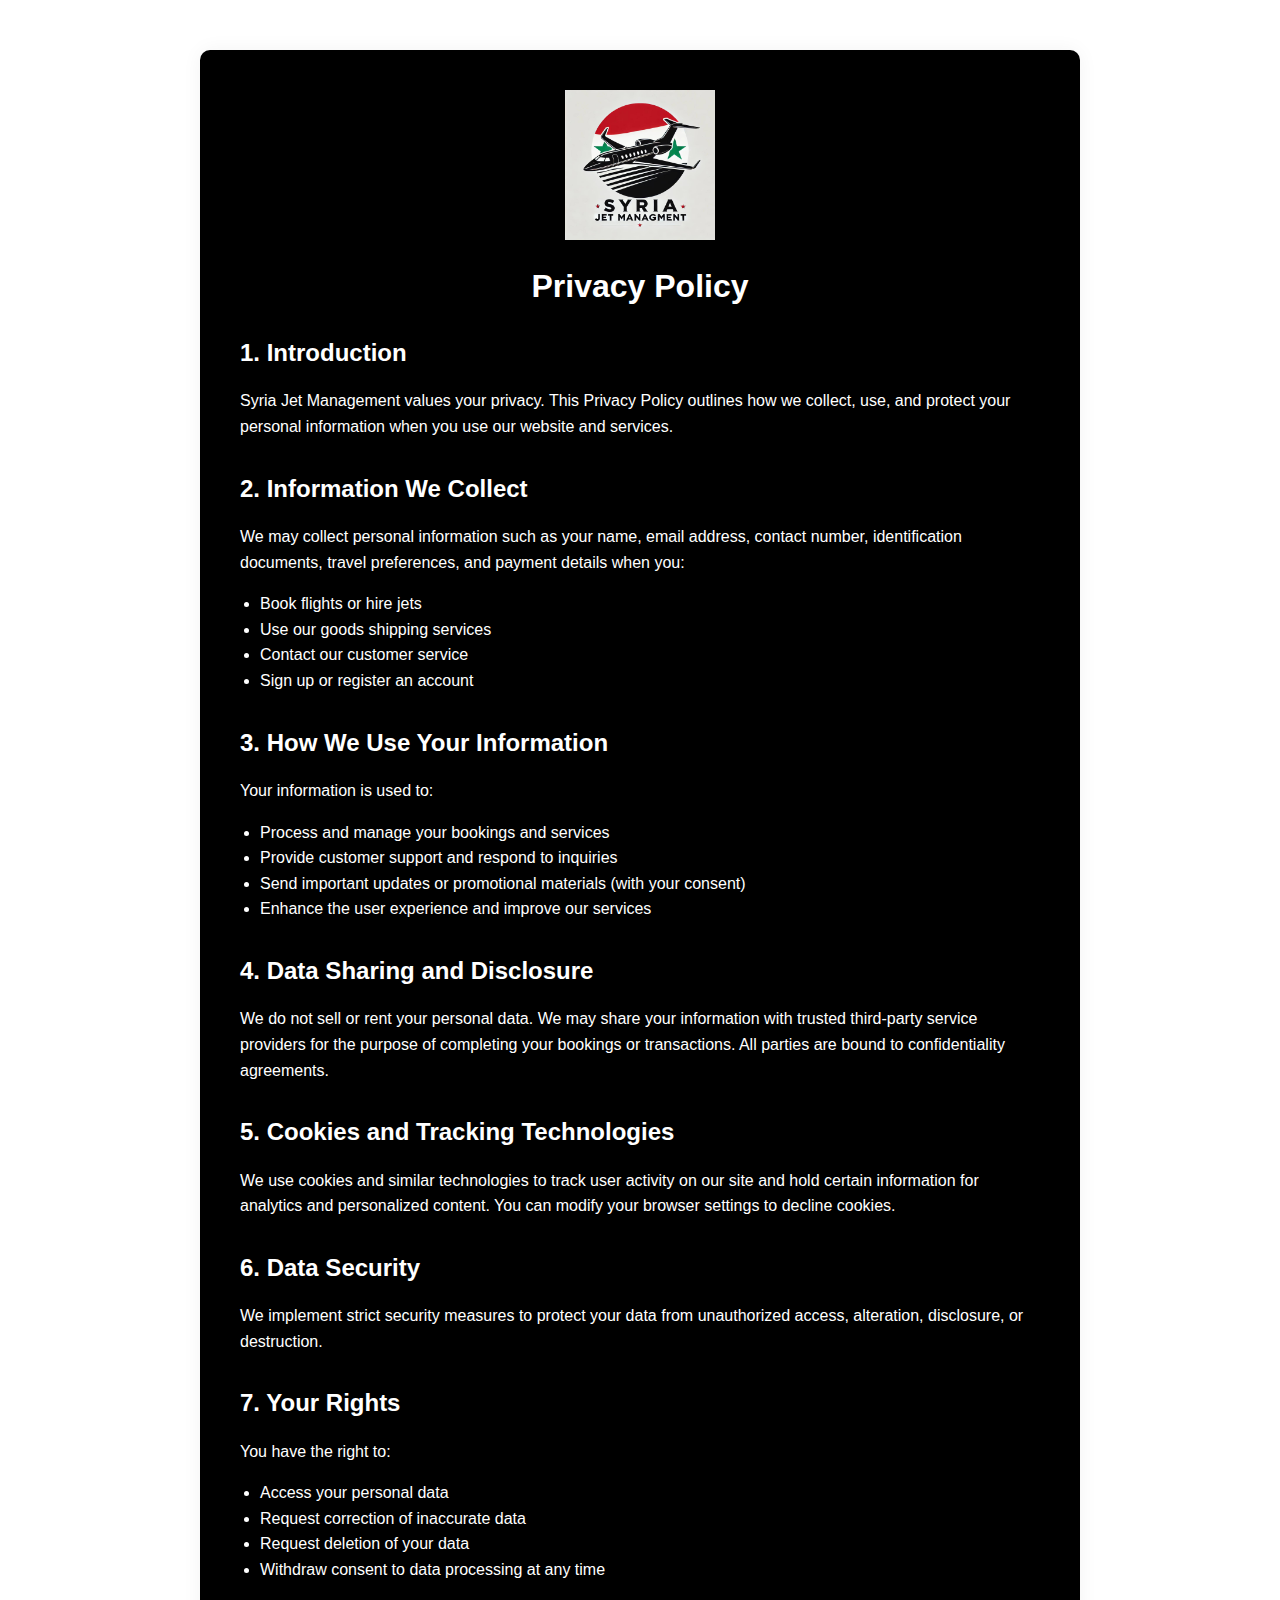
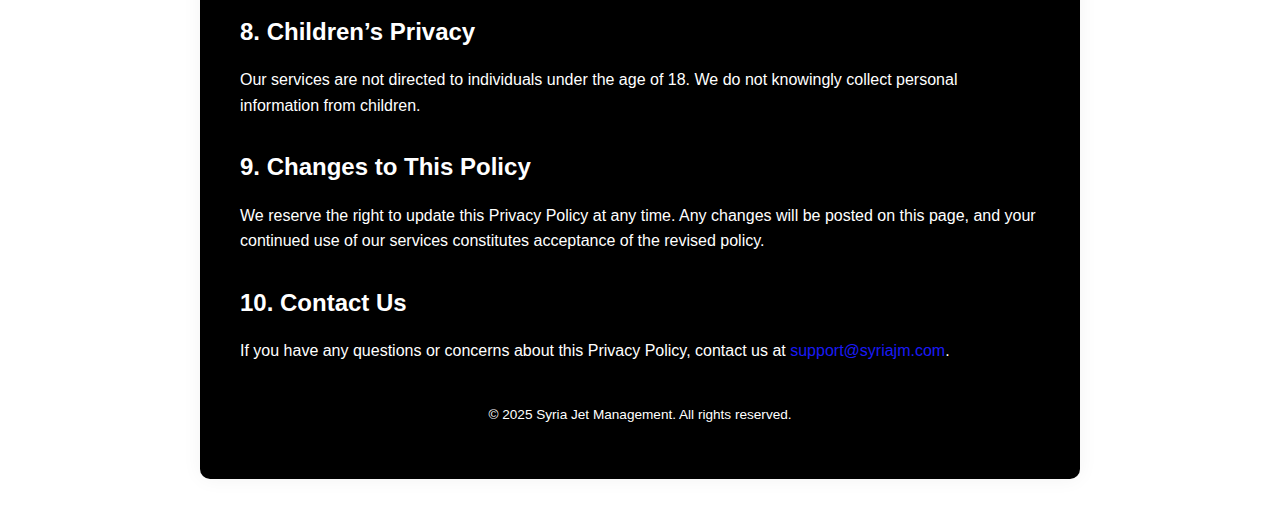
<file: dashboard/privacy-and-policy.html>
<!DOCTYPE html>
<html lang="en">
<head>
  <meta charset="UTF-8" />
  <meta name="viewport" content="width=device-width, initial-scale=1.0" />
  <title>Privacy Policy | Syria Jet Management</title>
  <link rel="stylesheet" href="terms_and_Conditions.css" />
  <link rel="shortcut icon" href="/Landing page/assets/sjm.jpg" type="image/jpg" />
</head>
<body>
  <div class="terms-container">
    <header>
      <img src="assets/images/logo/sjm.jpg" alt="SJM Logo" class="logo"/>
      <h1>Privacy Policy</h1>
    </header>

    <section>
      <h2>1. Introduction</h2>
      <p>
        Syria Jet Management values your privacy. This Privacy Policy outlines how we collect, use, and protect your personal information when you use our website and services.
      </p>
    </section>

    <section>
      <h2>2. Information We Collect</h2>
      <p>
        We may collect personal information such as your name, email address, contact number, identification documents, travel preferences, and payment details when you:
      </p>
      <ul>
        <li>Book flights or hire jets</li>
        <li>Use our goods shipping services</li>
        <li>Contact our customer service</li>
        <li>Sign up or register an account</li>
      </ul>
    </section>

    <section>
      <h2>3. How We Use Your Information</h2>
      <p>
        Your information is used to:
      </p>
      <ul>
        <li>Process and manage your bookings and services</li>
        <li>Provide customer support and respond to inquiries</li>
        <li>Send important updates or promotional materials (with your consent)</li>
        <li>Enhance the user experience and improve our services</li>
      </ul>
    </section>

    <section>
      <h2>4. Data Sharing and Disclosure</h2>
      <p>
        We do not sell or rent your personal data. We may share your information with trusted third-party service providers for the purpose of completing your bookings or transactions. All parties are bound to confidentiality agreements.
      </p>
    </section>

    <section>
      <h2>5. Cookies and Tracking Technologies</h2>
      <p>
        We use cookies and similar technologies to track user activity on our site and hold certain information for analytics and personalized content. You can modify your browser settings to decline cookies.
      </p>
    </section>

    <section>
      <h2>6. Data Security</h2>
      <p>
        We implement strict security measures to protect your data from unauthorized access, alteration, disclosure, or destruction.
      </p>
    </section>

    <section>
      <h2>7. Your Rights</h2>
      <p>
        You have the right to:
      </p>
      <ul>
        <li>Access your personal data</li>
        <li>Request correction of inaccurate data</li>
        <li>Request deletion of your data</li>
        <li>Withdraw consent to data processing at any time</li>
      </ul>
    </section>

    <section>
      <h2>8. Children’s Privacy</h2>
      <p>
        Our services are not directed to individuals under the age of 18. We do not knowingly collect personal information from children.
      </p>
    </section>

    <section>
      <h2>9. Changes to This Policy</h2>
      <p>
        We reserve the right to update this Privacy Policy at any time. Any changes will be posted on this page, and your continued use of our services constitutes acceptance of the revised policy.
      </p>
    </section>

    <section>
      <h2>10. Contact Us</h2>
      <p>
        If you have any questions or concerns about this Privacy Policy, contact us at <a href="mailto:support@syriajm.com">support@syriajm.com</a>.
      </p>
    </section>

    <footer>
      <p>&copy; 2025 Syria Jet Management. All rights reserved.</p>
    </footer>
  </div>
</body>
</html>
</file>
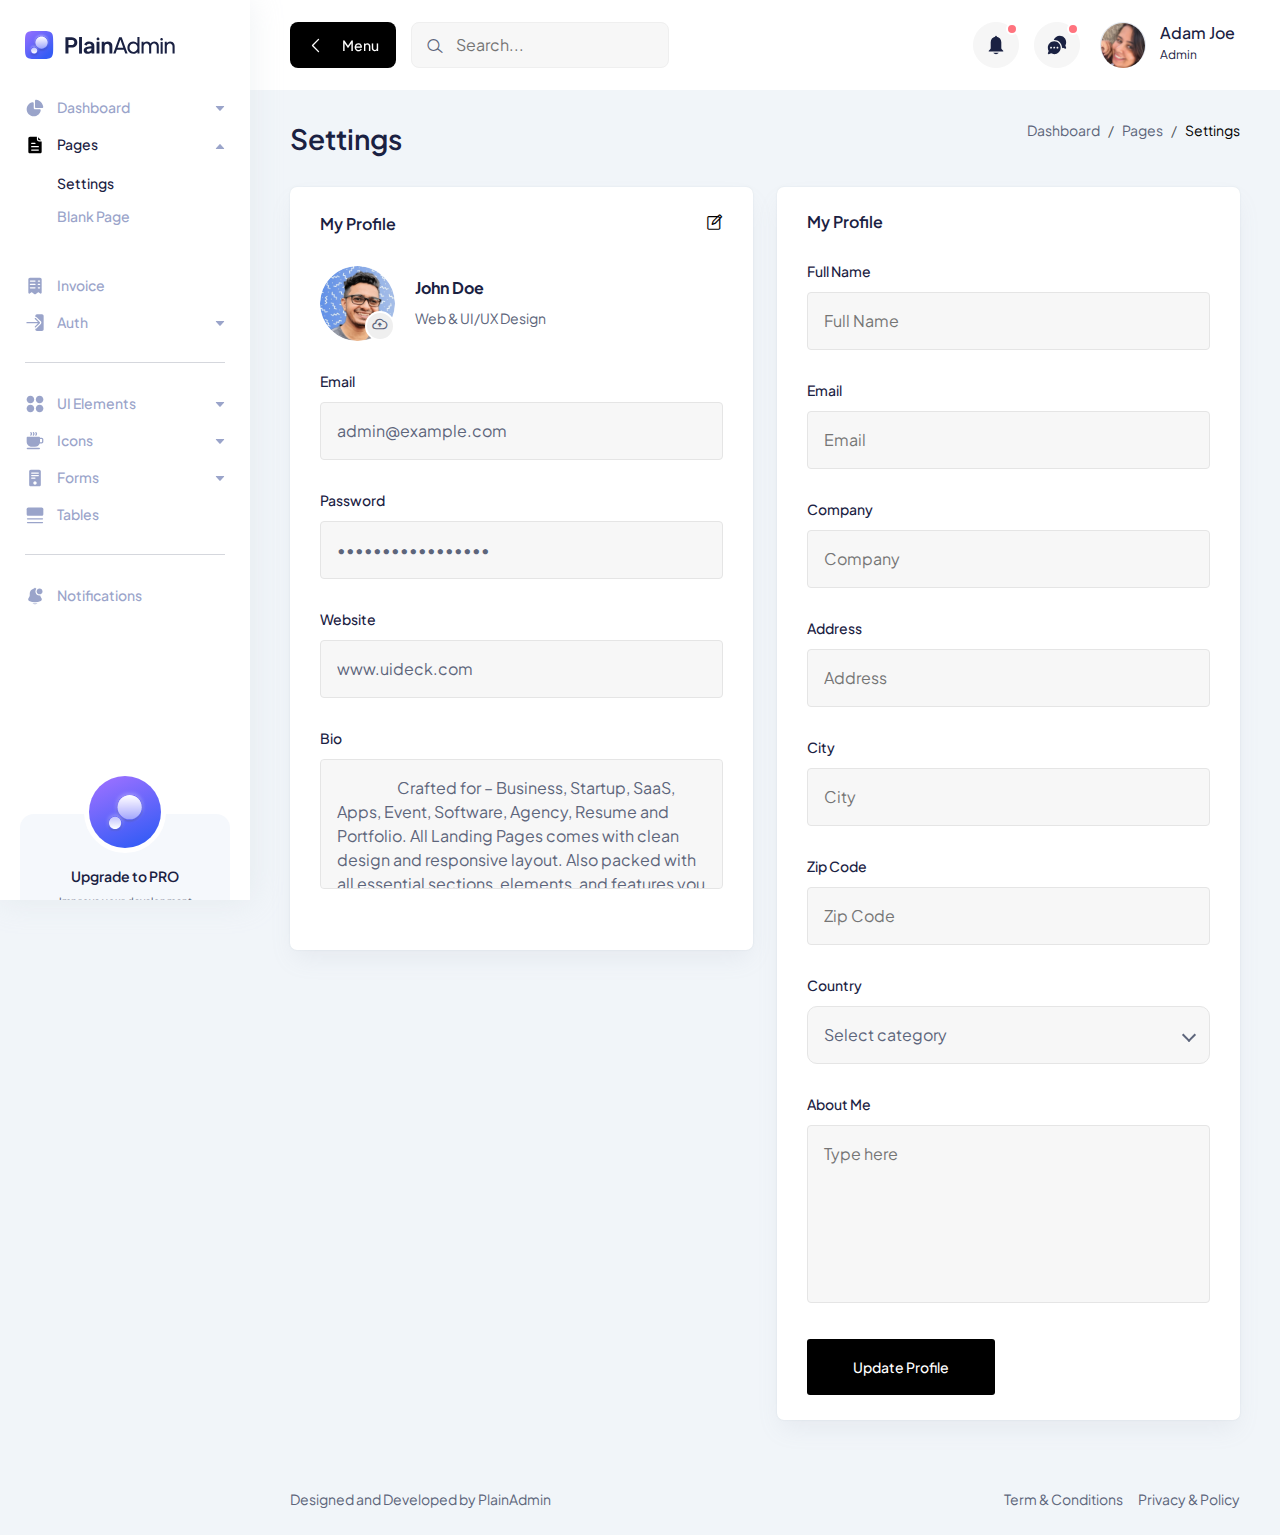
<file: dashboard/settings.html>
<!DOCTYPE html>
<html lang="en">
  <head>
    <meta charset="UTF-8" />
    <meta http-equiv="X-UA-Compatible" content="IE=edge" />
    <meta name="viewport" content="width=device-width, initial-scale=1.0" />
    <link rel="shortcut icon" href="assets/images/favicon.svg" type="image/x-icon" />
    <title>Settings | PlainAdmin Demo</title>

    <!-- ========== All CSS files linkup ========= -->
    <link rel="stylesheet" href="assets/css/bootstrap.min.css" />
    <link rel="stylesheet" href="assets/css/lineicons.css" />
    <link rel="stylesheet" href="assets/css/materialdesignicons.min.css" />
    <link rel="stylesheet" href="assets/css/fullcalendar.css" />
    <link rel="stylesheet" href="assets/css/main.css" />
  </head>
  <body>
    <!-- ======== Preloader =========== -->
    <div id="preloader">
      <div class="spinner"></div>
    </div>
    <!-- ======== Preloader =========== -->

    <!-- ======== sidebar-nav start =========== -->
    <aside class="sidebar-nav-wrapper">
      <div class="navbar-logo">
        <a href="index.html">
          <img src="assets/images/logo/logo.svg" alt="logo" />
        </a>
      </div>
      <nav class="sidebar-nav">
        <ul>
          <li class="nav-item nav-item-has-children">
            <a
              href="#0"
              class="collapsed"
              data-bs-toggle="collapse"
              data-bs-target="#ddmenu_1"
              aria-controls="ddmenu_1"
              aria-expanded="false"
              aria-label="Toggle navigation"
            >
              <span class="icon">
                <svg width="20" height="20" viewBox="0 0 20 20" fill="none" xmlns="http://www.w3.org/2000/svg">
                  <path
                    d="M8.74999 18.3333C12.2376 18.3333 15.1364 15.8128 15.7244 12.4941C15.8448 11.8143 15.2737 11.25 14.5833 11.25H9.99999C9.30966 11.25 8.74999 10.6903 8.74999 10V5.41666C8.74999 4.7263 8.18563 4.15512 7.50586 4.27556C4.18711 4.86357 1.66666 7.76243 1.66666 11.25C1.66666 15.162 4.83797 18.3333 8.74999 18.3333Z" />
                  <path
                    d="M17.0833 10C17.7737 10 18.3432 9.43708 18.2408 8.75433C17.7005 5.14918 14.8508 2.29947 11.2457 1.75912C10.5629 1.6568 10 2.2263 10 2.91665V9.16666C10 9.62691 10.3731 10 10.8333 10H17.0833Z" />
                </svg>
              </span>
              <span class="text">Dashboard</span>
            </a>
            <ul id="ddmenu_1" class="collapse dropdown-nav">
              <li>
                <a href="index.html"> eCommerce </a>
              </li>
            </ul>
          </li>
          <li class="nav-item nav-item-has-children">
            <a
              href="#0"
              class=""
              data-bs-toggle="collapse"
              data-bs-target="#ddmenu_2"
              aria-controls="ddmenu_2"
              aria-expanded="true"
              aria-label="Toggle navigation"
            >
              <span class="icon">
                <svg width="20" height="20" viewBox="0 0 20 20" fill="none" xmlns="http://www.w3.org/2000/svg">
                  <path
                    d="M11.8097 1.66667C11.8315 1.66667 11.8533 1.6671 11.875 1.66796V4.16667C11.875 5.43232 12.901 6.45834 14.1667 6.45834H16.6654C16.6663 6.48007 16.6667 6.50186 16.6667 6.5237V16.6667C16.6667 17.5872 15.9205 18.3333 15 18.3333H5.00001C4.07954 18.3333 3.33334 17.5872 3.33334 16.6667V3.33334C3.33334 2.41286 4.07954 1.66667 5.00001 1.66667H11.8097ZM6.66668 7.70834C6.3215 7.70834 6.04168 7.98816 6.04168 8.33334C6.04168 8.67851 6.3215 8.95834 6.66668 8.95834H10C10.3452 8.95834 10.625 8.67851 10.625 8.33334C10.625 7.98816 10.3452 7.70834 10 7.70834H6.66668ZM6.04168 11.6667C6.04168 12.0118 6.3215 12.2917 6.66668 12.2917H13.3333C13.6785 12.2917 13.9583 12.0118 13.9583 11.6667C13.9583 11.3215 13.6785 11.0417 13.3333 11.0417H6.66668C6.3215 11.0417 6.04168 11.3215 6.04168 11.6667ZM6.66668 14.375C6.3215 14.375 6.04168 14.6548 6.04168 15C6.04168 15.3452 6.3215 15.625 6.66668 15.625H13.3333C13.6785 15.625 13.9583 15.3452 13.9583 15C13.9583 14.6548 13.6785 14.375 13.3333 14.375H6.66668Z" />
                  <path
                    d="M13.125 2.29167L16.0417 5.20834H14.1667C13.5913 5.20834 13.125 4.74197 13.125 4.16667V2.29167Z" />
                </svg>
              </span>
              <span class="text">Pages</span>
            </a>
            <ul id="ddmenu_2" class="collapsed show dropdown-nav">
              <li>
                <a href="settings.html" class="active"> Settings </a>
              </li>
              <li>
                <a href="blank-page.html"> Blank Page </a>
              </li>
            </ul>
          </li>
          <li class="nav-item">
            <a href="invoice.html">
              <span class="icon">
                <svg width="20" height="20" viewBox="0 0 20 20" fill="none" xmlns="http://www.w3.org/2000/svg">
                  <path
                    d="M3.33334 3.35442C3.33334 2.4223 4.07954 1.66666 5.00001 1.66666H15C15.9205 1.66666 16.6667 2.4223 16.6667 3.35442V16.8565C16.6667 17.5519 15.8827 17.9489 15.3333 17.5317L13.8333 16.3924C13.537 16.1673 13.1297 16.1673 12.8333 16.3924L10.5 18.1646C10.2037 18.3896 9.79634 18.3896 9.50001 18.1646L7.16668 16.3924C6.87038 16.1673 6.46298 16.1673 6.16668 16.3924L4.66668 17.5317C4.11731 17.9489 3.33334 17.5519 3.33334 16.8565V3.35442ZM4.79168 5.04218C4.79168 5.39173 5.0715 5.6751 5.41668 5.6751H10C10.3452 5.6751 10.625 5.39173 10.625 5.04218C10.625 4.69264 10.3452 4.40927 10 4.40927H5.41668C5.0715 4.40927 4.79168 4.69264 4.79168 5.04218ZM5.41668 7.7848C5.0715 7.7848 4.79168 8.06817 4.79168 8.41774C4.79168 8.76724 5.0715 9.05066 5.41668 9.05066H10C10.3452 9.05066 10.625 8.76724 10.625 8.41774C10.625 8.06817 10.3452 7.7848 10 7.7848H5.41668ZM4.79168 11.7932C4.79168 12.1428 5.0715 12.4262 5.41668 12.4262H10C10.3452 12.4262 10.625 12.1428 10.625 11.7932C10.625 11.4437 10.3452 11.1603 10 11.1603H5.41668C5.0715 11.1603 4.79168 11.4437 4.79168 11.7932ZM13.3333 4.40927C12.9882 4.40927 12.7083 4.69264 12.7083 5.04218C12.7083 5.39173 12.9882 5.6751 13.3333 5.6751H14.5833C14.9285 5.6751 15.2083 5.39173 15.2083 5.04218C15.2083 4.69264 14.9285 4.40927 14.5833 4.40927H13.3333ZM12.7083 8.41774C12.7083 8.76724 12.9882 9.05066 13.3333 9.05066H14.5833C14.9285 9.05066 15.2083 8.76724 15.2083 8.41774C15.2083 8.06817 14.9285 7.7848 14.5833 7.7848H13.3333C12.9882 7.7848 12.7083 8.06817 12.7083 8.41774ZM13.3333 11.1603C12.9882 11.1603 12.7083 11.4437 12.7083 11.7932C12.7083 12.1428 12.9882 12.4262 13.3333 12.4262H14.5833C14.9285 12.4262 15.2083 12.1428 15.2083 11.7932C15.2083 11.4437 14.9285 11.1603 14.5833 11.1603H13.3333Z" />
                </svg>
              </span>
              <span class="text">Invoice</span>
            </a>
          </li>
          <li class="nav-item nav-item-has-children">
            <a
              href="#0"
              class="collapsed"
              data-bs-toggle="collapse"
              data-bs-target="#ddmenu_3"
              aria-controls="ddmenu_3"
              aria-expanded="false"
              aria-label="Toggle navigation"
            >
              <span class="icon">
                <svg width="20" height="20" viewBox="0 0 20 20" fill="none" xmlns="http://www.w3.org/2000/svg">
                  <path
                    d="M14.9211 10.1294C15.1652 9.88534 15.1652 9.48967 14.9211 9.24559L10.7544 5.0789C10.5103 4.83482 10.1147 4.83482 9.87057 5.0789C9.62649 5.32297 9.62649 5.71871 9.87057 5.96278L12.9702 9.06251H1.97916C1.63398 9.06251 1.35416 9.34234 1.35416 9.68751C1.35416 10.0327 1.63398 10.3125 1.97916 10.3125H12.9702L9.87057 13.4123C9.62649 13.6563 9.62649 14.052 9.87057 14.2961C10.1147 14.5402 10.5103 14.5402 10.7544 14.2961L14.9211 10.1294Z" />
                  <path
                    d="M11.6383 15.18L15.805 11.0133C16.5373 10.2811 16.5373 9.09391 15.805 8.36166L11.6383 4.195C11.2722 3.82888 10.7923 3.64582 10.3125 3.64582V3.02082C10.3125 2.10035 11.0587 1.35416 11.9792 1.35416H16.9792C17.8997 1.35416 18.6458 2.10035 18.6458 3.02082V16.3542C18.6458 17.2747 17.8997 18.0208 16.9792 18.0208H11.9792C11.0587 18.0208 10.3125 17.2747 10.3125 16.3542V15.7292C10.7923 15.7292 11.2722 15.5461 11.6383 15.18Z" />
                </svg>
              </span>
              <span class="text">Auth</span>
            </a>
            <ul id="ddmenu_3" class="collapse dropdown-nav">
              <li>
                <a href="signin.html"> Sign In </a>
              </li>
              <li>
                <a href="signup.html"> Sign Up </a>
              </li>
            </ul>
          </li>
          <span class="divider"><hr /></span>
          <li class="nav-item nav-item-has-children">
            <a
              href="#0"
              class="collapsed"
              data-bs-toggle="collapse"
              data-bs-target="#ddmenu_4"
              aria-controls="ddmenu_4"
              aria-expanded="false"
              aria-label="Toggle navigation"
            >
              <span class="icon">
                <svg width="20" height="20" viewBox="0 0 20 20" fill="none" xmlns="http://www.w3.org/2000/svg">
                  <path
                    d="M1.66666 5.41669C1.66666 3.34562 3.34559 1.66669 5.41666 1.66669C7.48772 1.66669 9.16666 3.34562 9.16666 5.41669C9.16666 7.48775 7.48772 9.16669 5.41666 9.16669C3.34559 9.16669 1.66666 7.48775 1.66666 5.41669Z" />
                  <path
                    d="M1.66666 14.5834C1.66666 12.5123 3.34559 10.8334 5.41666 10.8334C7.48772 10.8334 9.16666 12.5123 9.16666 14.5834C9.16666 16.6545 7.48772 18.3334 5.41666 18.3334C3.34559 18.3334 1.66666 16.6545 1.66666 14.5834Z" />
                  <path
                    d="M10.8333 5.41669C10.8333 3.34562 12.5123 1.66669 14.5833 1.66669C16.6544 1.66669 18.3333 3.34562 18.3333 5.41669C18.3333 7.48775 16.6544 9.16669 14.5833 9.16669C12.5123 9.16669 10.8333 7.48775 10.8333 5.41669Z" />
                  <path
                    d="M10.8333 14.5834C10.8333 12.5123 12.5123 10.8334 14.5833 10.8334C16.6544 10.8334 18.3333 12.5123 18.3333 14.5834C18.3333 16.6545 16.6544 18.3334 14.5833 18.3334C12.5123 18.3334 10.8333 16.6545 10.8333 14.5834Z" />
                </svg>
              </span>
              <span class="text">UI Elements </span>
            </a>
            <ul id="ddmenu_4" class="collapse dropdown-nav">
              <li>
                <a href="alerts.html"> Alerts </a>
              </li>
              <li>
                <a href="buttons.html"> Buttons </a>
              </li>
              <li>
                <a href="cards.html"> Cards </a>
              </li>
              <li>
                <a href="typography.html"> Typography </a>
              </li>
            </ul>
          </li>
          <li class="nav-item nav-item-has-children">
            <a
              href="#0"
              class="collapsed"
              data-bs-toggle="collapse"
              data-bs-target="#ddmenu_55"
              aria-controls="ddmenu_55"
              aria-expanded="false"
              aria-label="Toggle navigation"
            >
              <span class="icon">
                <svg width="20" height="20" viewBox="0 0 20 20" fill="none" xmlns="http://www.w3.org/2000/svg">
                  <path
                    d="M5.48663 1.1466C5.77383 0.955131 6.16188 1.03274 6.35335 1.31994L6.87852 2.10769C7.20508 2.59755 7.20508 3.23571 6.87852 3.72556L6.35335 4.51331C6.16188 4.80052 5.77383 4.87813 5.48663 4.68666C5.19943 4.49519 5.12182 4.10715 5.31328 3.81994L5.83845 3.03219C5.88511 2.96221 5.88511 2.87105 5.83845 2.80106L5.31328 2.01331C5.12182 1.72611 5.19943 1.33806 5.48663 1.1466Z" />
                  <path
                    d="M2.49999 5.83331C2.03976 5.83331 1.66666 6.2064 1.66666 6.66665V10.8333C1.66666 13.5948 3.90523 15.8333 6.66666 15.8333H9.99999C12.1856 15.8333 14.0436 14.431 14.7235 12.4772C14.8134 12.4922 14.9058 12.5 15 12.5H16.6667C17.5872 12.5 18.3333 11.7538 18.3333 10.8333V8.33331C18.3333 7.41284 17.5872 6.66665 16.6667 6.66665H15C15 6.2064 14.6269 5.83331 14.1667 5.83331H2.49999ZM14.9829 11.2496C14.9942 11.1123 15 10.9735 15 10.8333V7.91665H16.6667C16.8967 7.91665 17.0833 8.10319 17.0833 8.33331V10.8333C17.0833 11.0634 16.8967 11.25 16.6667 11.25H15L14.9898 11.2498L14.9829 11.2496Z" />
                  <path
                    d="M8.85332 1.31994C8.6619 1.03274 8.27383 0.955131 7.98663 1.1466C7.69943 1.33806 7.62182 1.72611 7.81328 2.01331L8.33848 2.80106C8.38507 2.87105 8.38507 2.96221 8.33848 3.03219L7.81328 3.81994C7.62182 4.10715 7.69943 4.49519 7.98663 4.68666C8.27383 4.87813 8.6619 4.80052 8.85332 4.51331L9.37848 3.72556C9.70507 3.23571 9.70507 2.59755 9.37848 2.10769L8.85332 1.31994Z" />
                  <path
                    d="M10.4867 1.1466C10.7738 0.955131 11.1619 1.03274 11.3533 1.31994L11.8785 2.10769C12.2051 2.59755 12.2051 3.23571 11.8785 3.72556L11.3533 4.51331C11.1619 4.80052 10.7738 4.87813 10.4867 4.68666C10.1994 4.49519 10.1218 4.10715 10.3133 3.81994L10.8385 3.03219C10.8851 2.96221 10.8851 2.87105 10.8385 2.80106L10.3133 2.01331C10.1218 1.72611 10.1994 1.33806 10.4867 1.1466Z" />
                  <path
                    d="M2.49999 16.6667C2.03976 16.6667 1.66666 17.0398 1.66666 17.5C1.66666 17.9602 2.03976 18.3334 2.49999 18.3334H14.1667C14.6269 18.3334 15 17.9602 15 17.5C15 17.0398 14.6269 16.6667 14.1667 16.6667H2.49999Z" />
                </svg>
              </span>
              <span class="text">Icons</span>
            </a>
            <ul id="ddmenu_55" class="collapse dropdown-nav">
              <li>
                <a href="icons.html"> LineIcons </a>
              </li>
              <li>
                <a href="mdi-icons.html"> MDI Icons </a>
              </li>
            </ul>
          </li>
          <li class="nav-item nav-item-has-children">
            <a
              href="#0"
              class="collapsed"
              data-bs-toggle="collapse"
              data-bs-target="#ddmenu_5"
              aria-controls="ddmenu_5"
              aria-expanded="false"
              aria-label="Toggle navigation"
            >
              <span class="icon">
                <svg width="20" height="20" viewBox="0 0 20 20" fill="none" xmlns="http://www.w3.org/2000/svg">
                  <path
                    d="M4.16666 3.33335C4.16666 2.41288 4.91285 1.66669 5.83332 1.66669H14.1667C15.0872 1.66669 15.8333 2.41288 15.8333 3.33335V16.6667C15.8333 17.5872 15.0872 18.3334 14.1667 18.3334H5.83332C4.91285 18.3334 4.16666 17.5872 4.16666 16.6667V3.33335ZM6.04166 5.00002C6.04166 5.3452 6.32148 5.62502 6.66666 5.62502H13.3333C13.6785 5.62502 13.9583 5.3452 13.9583 5.00002C13.9583 4.65485 13.6785 4.37502 13.3333 4.37502H6.66666C6.32148 4.37502 6.04166 4.65485 6.04166 5.00002ZM6.66666 6.87502C6.32148 6.87502 6.04166 7.15485 6.04166 7.50002C6.04166 7.8452 6.32148 8.12502 6.66666 8.12502H13.3333C13.6785 8.12502 13.9583 7.8452 13.9583 7.50002C13.9583 7.15485 13.6785 6.87502 13.3333 6.87502H6.66666ZM6.04166 10C6.04166 10.3452 6.32148 10.625 6.66666 10.625H9.99999C10.3452 10.625 10.625 10.3452 10.625 10C10.625 9.65485 10.3452 9.37502 9.99999 9.37502H6.66666C6.32148 9.37502 6.04166 9.65485 6.04166 10ZM9.99999 16.6667C10.9205 16.6667 11.6667 15.9205 11.6667 15C11.6667 14.0795 10.9205 13.3334 9.99999 13.3334C9.07949 13.3334 8.33332 14.0795 8.33332 15C8.33332 15.9205 9.07949 16.6667 9.99999 16.6667Z" />
                </svg>
              </span>
              <span class="text"> Forms </span>
            </a>
            <ul id="ddmenu_5" class="collapse dropdown-nav">
              <li>
                <a href="form-elements.html"> Form Elements </a>
              </li>
            </ul>
          </li>
          <li class="nav-item">
            <a href="tables.html">
              <span class="icon">
                <svg width="20" height="20" viewBox="0 0 20 20" fill="none" xmlns="http://www.w3.org/2000/svg">
                  <path
                    d="M1.66666 4.16667C1.66666 3.24619 2.41285 2.5 3.33332 2.5H16.6667C17.5872 2.5 18.3333 3.24619 18.3333 4.16667V9.16667C18.3333 10.0872 17.5872 10.8333 16.6667 10.8333H3.33332C2.41285 10.8333 1.66666 10.0872 1.66666 9.16667V4.16667Z" />
                  <path
                    d="M1.875 13.75C1.875 13.4048 2.15483 13.125 2.5 13.125H17.5C17.8452 13.125 18.125 13.4048 18.125 13.75C18.125 14.0952 17.8452 14.375 17.5 14.375H2.5C2.15483 14.375 1.875 14.0952 1.875 13.75Z" />
                  <path
                    d="M2.5 16.875C2.15483 16.875 1.875 17.1548 1.875 17.5C1.875 17.8452 2.15483 18.125 2.5 18.125H17.5C17.8452 18.125 18.125 17.8452 18.125 17.5C18.125 17.1548 17.8452 16.875 17.5 16.875H2.5Z" />
                </svg>
              </span>
              <span class="text">Tables</span>
            </a>
          </li>
          <span class="divider"><hr /></span>

          <li class="nav-item">
            <a href="notification.html">
              <span class="icon">
                <svg width="20" height="20" viewBox="0 0 20 20" fill="none" xmlns="http://www.w3.org/2000/svg">
                  <path
                    d="M10.8333 2.50008C10.8333 2.03984 10.4602 1.66675 9.99999 1.66675C9.53975 1.66675 9.16666 2.03984 9.16666 2.50008C9.16666 2.96032 9.53975 3.33341 9.99999 3.33341C10.4602 3.33341 10.8333 2.96032 10.8333 2.50008Z" />
                  <path
                    d="M17.5 5.41673C17.5 7.02756 16.1942 8.33339 14.5833 8.33339C12.9725 8.33339 11.6667 7.02756 11.6667 5.41673C11.6667 3.80589 12.9725 2.50006 14.5833 2.50006C16.1942 2.50006 17.5 3.80589 17.5 5.41673Z" />
                  <path
                    d="M11.4272 2.69637C10.9734 2.56848 10.4947 2.50006 10 2.50006C7.10054 2.50006 4.75003 4.85057 4.75003 7.75006V9.20873C4.75003 9.72814 4.62082 10.2393 4.37404 10.6963L3.36705 12.5611C2.89938 13.4272 3.26806 14.5081 4.16749 14.9078C7.88074 16.5581 12.1193 16.5581 15.8326 14.9078C16.732 14.5081 17.1007 13.4272 16.633 12.5611L15.626 10.6963C15.43 10.3333 15.3081 9.93606 15.2663 9.52773C15.0441 9.56431 14.8159 9.58339 14.5833 9.58339C12.2822 9.58339 10.4167 7.71791 10.4167 5.41673C10.4167 4.37705 10.7975 3.42631 11.4272 2.69637Z" />
                  <path
                    d="M7.48901 17.1925C8.10004 17.8918 8.99841 18.3335 10 18.3335C11.0016 18.3335 11.9 17.8918 12.511 17.1925C10.8482 17.4634 9.15183 17.4634 7.48901 17.1925Z" />
                </svg>
              </span>
              <span class="text">Notifications</span>
            </a>
          </li>
        </ul>
      </nav>
      <div class="promo-box">
        <div class="promo-icon">
          <img class="mx-auto" src="./assets/images/logo/logo-icon-big.svg" alt="Logo">
        </div>
        <h3>Upgrade to PRO</h3>
        <p>Improve your development process and start doing more with PlainAdmin PRO!</p>
        <a href="https://plainadmin.com/pro" target="_blank" rel="nofollow" class="main-btn primary-btn btn-hover">
          Upgrade to PRO
        </a>
      </div>
    </aside>
    <div class="overlay"></div>
    <!-- ======== sidebar-nav end =========== -->

    <!-- ======== main-wrapper start =========== -->
    <main class="main-wrapper">
      <!-- ========== header start ========== -->
      <header class="header">
        <div class="container-fluid">
          <div class="row">
            <div class="col-lg-5 col-md-5 col-6">
              <div class="header-left d-flex align-items-center">
                <div class="menu-toggle-btn mr-15">
                  <button id="menu-toggle" class="main-btn primary-btn btn-hover">
                    <i class="lni lni-chevron-left me-2"></i> Menu
                  </button>
                </div>
                <div class="header-search d-none d-md-flex">
                  <form action="#">
                    <input type="text" placeholder="Search..." />
                    <button><i class="lni lni-search-alt"></i></button>
                  </form>
                </div>
              </div>
            </div>
            <div class="col-lg-7 col-md-7 col-6">
              <div class="header-right">
                <!-- notification start -->
                <div class="notification-box ml-15 d-none d-md-flex">
                  <button class="dropdown-toggle" type="button" id="notification" data-bs-toggle="dropdown"
                    aria-expanded="false">
                    <svg width="22" height="22" viewBox="0 0 22 22" fill="none" xmlns="http://www.w3.org/2000/svg">
                      <path
                        d="M11 20.1667C9.88317 20.1667 8.88718 19.63 8.23901 18.7917H13.761C13.113 19.63 12.1169 20.1667 11 20.1667Z"
                        fill="" />
                      <path
                        d="M10.1157 2.74999C10.1157 2.24374 10.5117 1.83333 11 1.83333C11.4883 1.83333 11.8842 2.24374 11.8842 2.74999V2.82604C14.3932 3.26245 16.3051 5.52474 16.3051 8.24999V14.287C16.3051 14.5301 16.3982 14.7633 16.564 14.9352L18.2029 16.6342C18.4814 16.9229 18.2842 17.4167 17.8903 17.4167H4.10961C3.71574 17.4167 3.5185 16.9229 3.797 16.6342L5.43589 14.9352C5.6017 14.7633 5.69485 14.5301 5.69485 14.287V8.24999C5.69485 5.52474 7.60672 3.26245 10.1157 2.82604V2.74999Z"
                        fill="" />
                    </svg>
                    <span></span>
                  </button>
                  <ul class="dropdown-menu dropdown-menu-end" aria-labelledby="notification">
                    <li>
                      <a href="#0">
                        <div class="image">
                          <img src="assets/images/lead/lead-6.png" alt="" />
                        </div>
                        <div class="content">
                          <h6>
                            John Doe
                            <span class="text-regular">
                              comment on a product.
                            </span>
                          </h6>
                          <p>
                            Lorem ipsum dolor sit amet, consect etur adipiscing
                            elit Vivamus tortor.
                          </p>
                          <span>10 mins ago</span>
                        </div>
                      </a>
                    </li>
                    <li>
                      <a href="#0">
                        <div class="image">
                          <img src="assets/images/lead/lead-1.png" alt="" />
                        </div>
                        <div class="content">
                          <h6>
                            Jonathon
                            <span class="text-regular">
                              like on a product.
                            </span>
                          </h6>
                          <p>
                            Lorem ipsum dolor sit amet, consect etur adipiscing
                            elit Vivamus tortor.
                          </p>
                          <span>10 mins ago</span>
                        </div>
                      </a>
                    </li>
                  </ul>
                </div>
                <!-- notification end -->
                <!-- message start -->
                <div class="header-message-box ml-15 d-none d-md-flex">
                  <button class="dropdown-toggle" type="button" id="message" data-bs-toggle="dropdown"
                    aria-expanded="false">
                    <svg width="22" height="22" viewBox="0 0 22 22" fill="none" xmlns="http://www.w3.org/2000/svg">
                      <path
                        d="M7.74866 5.97421C7.91444 5.96367 8.08162 5.95833 8.25005 5.95833C12.5532 5.95833 16.0417 9.4468 16.0417 13.75C16.0417 13.9184 16.0364 14.0856 16.0259 14.2514C16.3246 14.138 16.6127 14.003 16.8883 13.8482L19.2306 14.629C19.7858 14.8141 20.3141 14.2858 20.129 13.7306L19.3482 11.3882C19.8694 10.4604 20.1667 9.38996 20.1667 8.25C20.1667 4.70617 17.2939 1.83333 13.75 1.83333C11.0077 1.83333 8.66702 3.55376 7.74866 5.97421Z"
                        fill="" />
                      <path
                        d="M14.6667 13.75C14.6667 17.2938 11.7939 20.1667 8.25004 20.1667C7.11011 20.1667 6.03962 19.8694 5.11182 19.3482L2.76946 20.129C2.21421 20.3141 1.68597 19.7858 1.87105 19.2306L2.65184 16.8882C2.13062 15.9604 1.83338 14.89 1.83338 13.75C1.83338 10.2062 4.70622 7.33333 8.25004 7.33333C11.7939 7.33333 14.6667 10.2062 14.6667 13.75ZM5.95838 13.75C5.95838 13.2437 5.54797 12.8333 5.04171 12.8333C4.53545 12.8333 4.12504 13.2437 4.12504 13.75C4.12504 14.2563 4.53545 14.6667 5.04171 14.6667C5.54797 14.6667 5.95838 14.2563 5.95838 13.75ZM9.16671 13.75C9.16671 13.2437 8.7563 12.8333 8.25004 12.8333C7.74379 12.8333 7.33338 13.2437 7.33338 13.75C7.33338 14.2563 7.74379 14.6667 8.25004 14.6667C8.7563 14.6667 9.16671 14.2563 9.16671 13.75ZM11.4584 14.6667C11.9647 14.6667 12.375 14.2563 12.375 13.75C12.375 13.2437 11.9647 12.8333 11.4584 12.8333C10.9521 12.8333 10.5417 13.2437 10.5417 13.75C10.5417 14.2563 10.9521 14.6667 11.4584 14.6667Z"
                        fill="" />
                    </svg>
                    <span></span>
                  </button>
                  <ul class="dropdown-menu dropdown-menu-end" aria-labelledby="message">
                    <li>
                      <a href="#0">
                        <div class="image">
                          <img src="assets/images/lead/lead-5.png" alt="" />
                        </div>
                        <div class="content">
                          <h6>Jacob Jones</h6>
                          <p>Hey!I can across your profile and ...</p>
                          <span>10 mins ago</span>
                        </div>
                      </a>
                    </li>
                    <li>
                      <a href="#0">
                        <div class="image">
                          <img src="assets/images/lead/lead-3.png" alt="" />
                        </div>
                        <div class="content">
                          <h6>John Doe</h6>
                          <p>Would you mind please checking out</p>
                          <span>12 mins ago</span>
                        </div>
                      </a>
                    </li>
                    <li>
                      <a href="#0">
                        <div class="image">
                          <img src="assets/images/lead/lead-2.png" alt="" />
                        </div>
                        <div class="content">
                          <h6>Anee Lee</h6>
                          <p>Hey! are you available for freelance?</p>
                          <span>1h ago</span>
                        </div>
                      </a>
                    </li>
                  </ul>
                </div>
                <!-- message end -->
                <!-- profile start -->
                <div class="profile-box ml-15">
                  <button class="dropdown-toggle bg-transparent border-0" type="button" id="profile"
                    data-bs-toggle="dropdown" aria-expanded="false">
                    <div class="profile-info">
                      <div class="info">
                        <div class="image">
                          <img src="woman.jpg" alt="" />
                        </div>
                        <div>
                          <h6 class="fw-500">Adam Joe</h6>
                          <p>Admin</p>
                        </div>
                      </div>
                    </div>
                  </button>
                  <ul class="dropdown-menu dropdown-menu-end" aria-labelledby="profile">
                    <li>
                      <div class="author-info flex items-center !p-1">
                        <div class="image">
                          <img src="woman.jpg" alt="image">
                        </div>
                        <div class="content">
                          <h4 class="text-sm">Adam Joe</h4>
                          <a class="text-black/40 dark:text-white/40 hover:text-black dark:hover:text-white text-xs"
                            href="#">Email@gmail.com</a>
                        </div>
                      </div>
                    </li>
                    <li class="divider"></li>
                    <li>
                      <a href="#0">
                        <i class="lni lni-user"></i> View Profile
                      </a>
                    </li>
                    <li>
                      <a href="#0">
                        <i class="lni lni-alarm"></i> Notifications
                      </a>
                    </li>
                    <li>
                      <a href="#0"> <i class="lni lni-inbox"></i> Messages </a>
                    </li>
                    <li>
                      <a href="#0"> <i class="lni lni-cog"></i> Settings </a>
                    </li>
                    <li class="divider"></li>
                    <li>
                      <a href="#0"> <i class="lni lni-exit"></i> Sign Out </a>
                    </li>
                  </ul>
                </div>
                <!-- profile end -->
              </div>
            </div>
          </div>
        </div>
      </header>
      <!-- ========== header end ========== -->

      <!-- ========== section start ========== -->
      <section class="section">
        <div class="container-fluid">
          <!-- ========== title-wrapper start ========== -->
          <div class="title-wrapper pt-30">
            <div class="row align-items-center">
              <div class="col-md-6">
                <div class="title">
                  <h2>Settings</h2>
                </div>
              </div>
              <!-- end col -->
              <div class="col-md-6">
                <div class="breadcrumb-wrapper">
                  <nav aria-label="breadcrumb">
                    <ol class="breadcrumb">
                      <li class="breadcrumb-item">
                        <a href="#0">Dashboard</a>
                      </li>
                      <li class="breadcrumb-item"><a href="#0">Pages</a></li>
                      <li class="breadcrumb-item active" aria-current="page">
                        Settings
                      </li>
                    </ol>
                  </nav>
                </div>
              </div>
              <!-- end col -->
            </div>
            <!-- end row -->
          </div>
          <!-- ========== title-wrapper end ========== -->

          <div class="row">
            <div class="col-lg-6">
              <div class="card-style settings-card-1 mb-30">
                <div class="title mb-30 d-flex justify-content-between align-items-center">
                  <h6>My Profile</h6>
                  <button class="border-0 bg-transparent">
                    <i class="lni lni-pencil-alt"></i>
                  </button>
                </div>
                <div class="profile-info">
                  <div class="d-flex align-items-center mb-30">
                    <div class="profile-image">
                      <img src="assets/images/profile/profile-1.png" alt="" />
                      <div class="update-image">
                        <input type="file" />
                        <label for=""><i class="lni lni-cloud-upload"></i></label>
                      </div>
                    </div>
                    <div class="profile-meta">
                      <h5 class="text-bold text-dark mb-10">John Doe</h5>
                      <p class="text-sm text-gray">Web & UI/UX Design</p>
                    </div>
                  </div>
                  <div class="input-style-1">
                    <label>Email</label>
                    <input type="email" placeholder="admin@example.com" value="admin@example.com" />
                  </div>
                  <div class="input-style-1">
                    <label>Password</label>
                    <input type="password" value="admin@example.com" />
                  </div>
                  <div class="input-style-1">
                    <label>Website</label>
                    <input type="text" placeholder="www.uideck.com" value="www.uideck.com" />
                  </div>
                  <div class="input-style-1">
                    <label>Bio</label>
                    <textarea placeholder="Write your bio here" rows="4">
                    Crafted for – Business, Startup, SaaS, Apps, Event, Software, Agency, Resume and Portfolio. All Landing Pages comes with clean design and responsive layout. Also packed with all essential sections, elements, and features you need to launch</textarea>
                  </div>
                </div>
              </div>
              <!-- end card -->
            </div>
            <!-- end col -->

            <div class="col-lg-6">
              <div class="card-style settings-card-2 mb-30">
                <div class="title mb-30">
                  <h6>My Profile</h6>
                </div>
                <form action="#">
                  <div class="row">
                    <div class="col-12">
                      <div class="input-style-1">
                        <label>Full Name</label>
                        <input type="text" placeholder="Full Name" />
                      </div>
                    </div>
                    <div class="col-12">
                      <div class="input-style-1">
                        <label>Email</label>
                        <input type="email" placeholder="Email" />
                      </div>
                    </div>
                    <div class="col-12">
                      <div class="input-style-1">
                        <label>Company</label>
                        <input type="text" placeholder="Company" />
                      </div>
                    </div>
                    <div class="col-12">
                      <div class="input-style-1">
                        <label>Address</label>
                        <input type="text" placeholder="Address" />
                      </div>
                    </div>
                    <div class="col-xxl-4">
                      <div class="input-style-1">
                        <label>City</label>
                        <input type="text" placeholder="City" />
                      </div>
                    </div>
                    <div class="col-xxl-4">
                      <div class="input-style-1">
                        <label>Zip Code</label>
                        <input type="text" placeholder="Zip Code" />
                      </div>
                    </div>
                    <div class="col-xxl-4">
                      <div class="select-style-1">
                        <label>Country</label>
                        <div class="select-position">
                          <select class="light-bg">
                            <option value="">Select category</option>
                            <option value="">USA</option>
                            <option value="">UK</option>
                            <option value="">Canada</option>
                            <option value="">India</option>
                            <option value="">Bangladesh</option>
                          </select>
                        </div>
                      </div>
                    </div>
                    <div class="col-12">
                      <div class="input-style-1">
                        <label>About Me</label>
                        <textarea placeholder="Type here" rows="6"></textarea>
                      </div>
                    </div>
                    <div class="col-12">
                      <button class="main-btn primary-btn btn-hover">
                        Update Profile
                      </button>
                    </div>
                  </div>
                </form>
              </div>
              <!-- end card -->
            </div>
            <!-- end col -->
          </div>
          <!-- end row -->
        </div>
        <!-- end container -->
      </section>
      <!-- ========== section end ========== -->

      <!-- ========== footer start =========== -->
      <footer class="footer">
        <div class="container-fluid">
          <div class="row">
            <div class="col-md-6 order-last order-md-first">
              <div class="copyright text-center text-md-start">
                <p class="text-sm">
                  Designed and Developed by
                  <a href="https://plainadmin.com" rel="nofollow" target="_blank">
                    PlainAdmin
                  </a>
                </p>
              </div>
            </div>
            <!-- end col-->
            <div class="col-md-6">
              <div class="terms d-flex justify-content-center justify-content-md-end">
                <a href="#0" class="text-sm">Term & Conditions</a>
                <a href="#0" class="text-sm ml-15">Privacy & Policy</a>
              </div>
            </div>
          </div>
          <!-- end row -->
        </div>
        <!-- end container -->
      </footer>
      <!-- ========== footer end =========== -->
    </main>
    <!-- ======== main-wrapper end =========== -->

    <!-- ========= All Javascript files linkup ======== -->
    <script src="assets/js/bootstrap.bundle.min.js"></script>
    <script src="assets/js/Chart.min.js"></script>
    <script src="assets/js/dynamic-pie-chart.js"></script>
    <script src="assets/js/moment.min.js"></script>
    <script src="assets/js/fullcalendar.js"></script>
    <script src="assets/js/jvectormap.min.js"></script>
    <script src="assets/js/world-merc.js"></script>
    <script src="assets/js/polyfill.js"></script>
    <script src="assets/js/main.js"></script>
  </body>
</html>
</file>
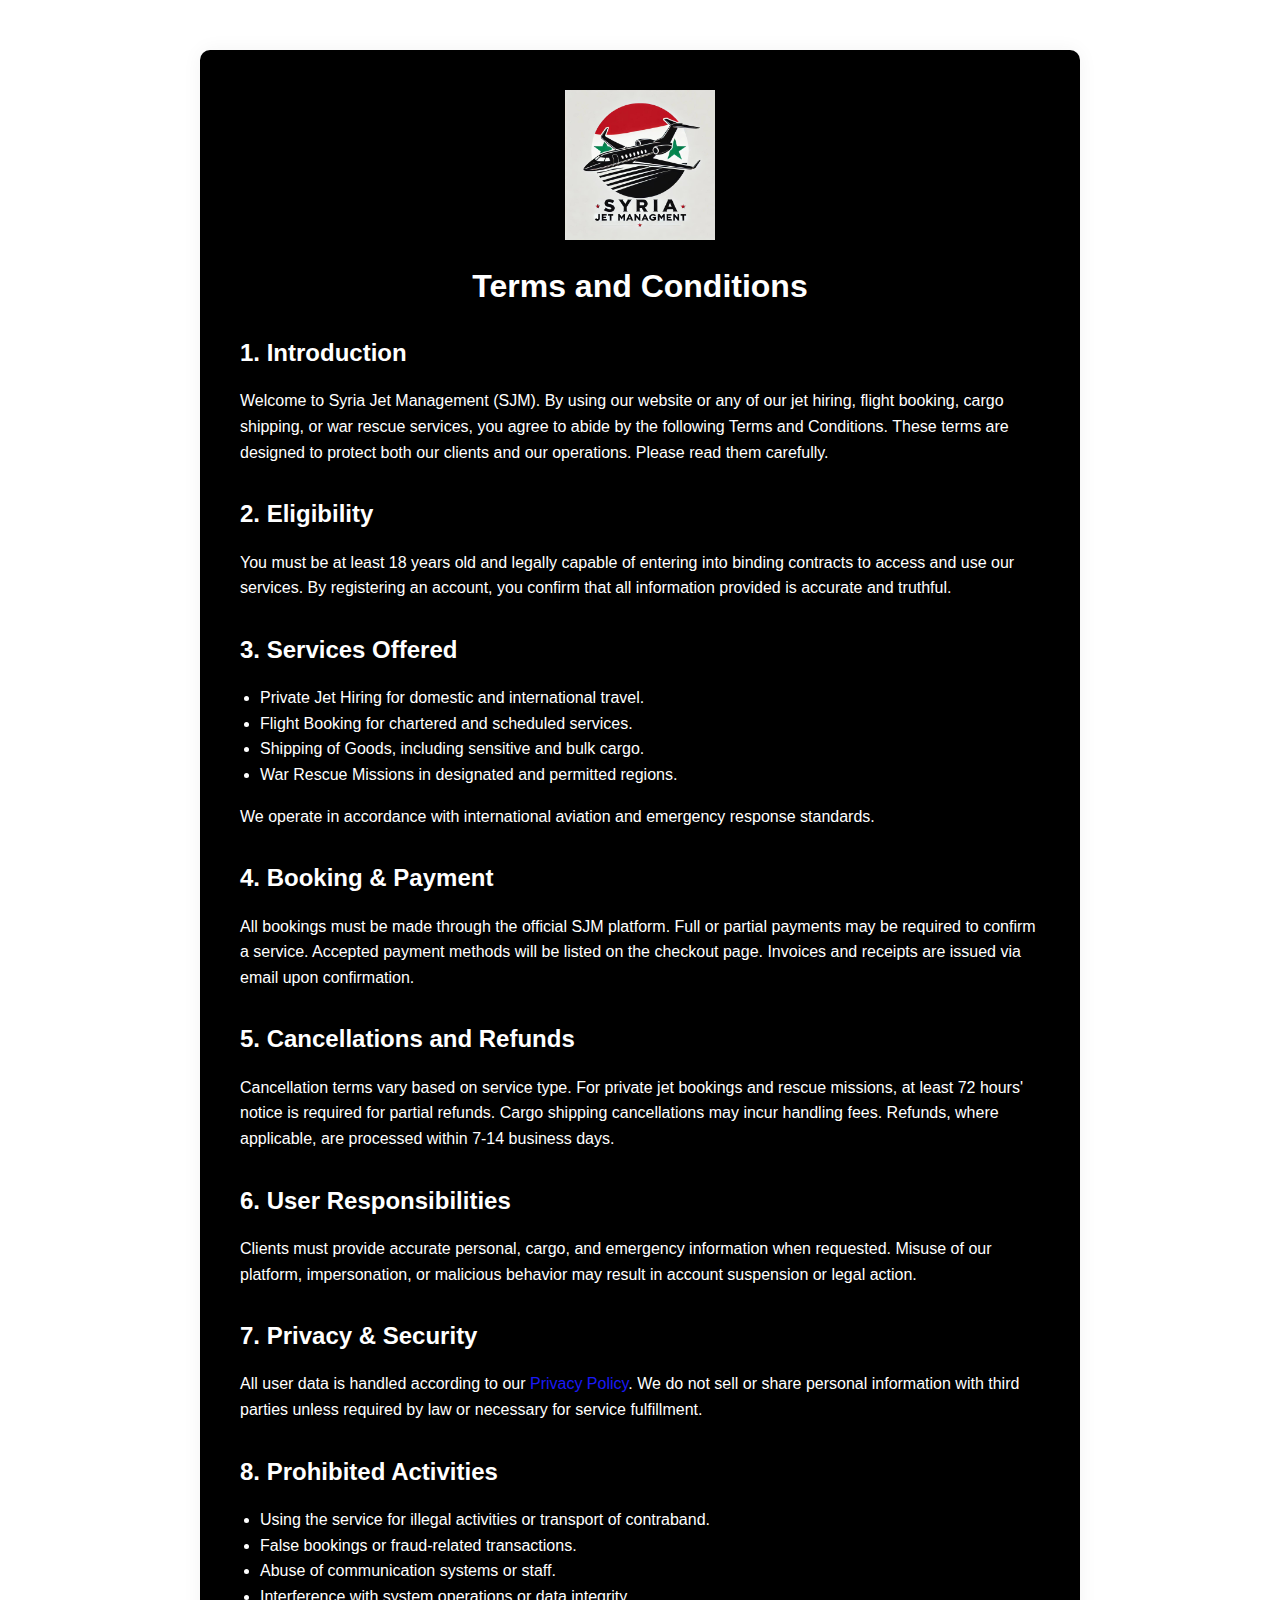
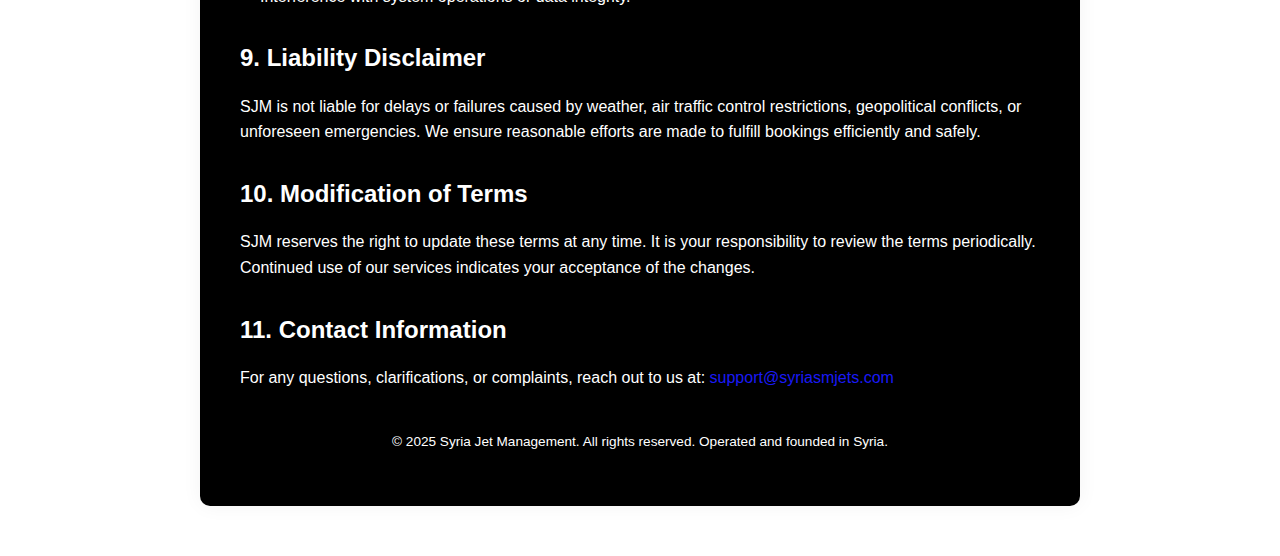
<file: dashboard/terms_and_Conditions.html>
<!DOCTYPE html>
<html lang="en">
<head>
  <meta charset="UTF-8" />
  <meta name="viewport" content="width=device-width, initial-scale=1.0"/>
  <title>Syria Jet Management T&C</title>
  <link rel="stylesheet" href="terms_and_Conditions.css" />
  <link rel="shortcut icon" href="/Landing page/assets/sjm.jpg" type="image/jpg" />
</head>
<body>

  <div class="terms-container">
    <header>
      <img src="assets/images/logo/sjm.jpg" alt="SJM Logo" class="logo"/>
      <h1>Terms and Conditions</h1>
    </header>

    <section>
      <h2>1. Introduction</h2>
      <p>Welcome to Syria Jet Management (SJM). By using our website or any of our jet hiring, flight booking, cargo shipping, or war rescue services, you agree to abide by the following Terms and Conditions. These terms are designed to protect both our clients and our operations. Please read them carefully.</p>
    </section>

    <section>
      <h2>2. Eligibility</h2>
      <p>You must be at least 18 years old and legally capable of entering into binding contracts to access and use our services. By registering an account, you confirm that all information provided is accurate and truthful.</p>
    </section>

    <section>
      <h2>3. Services Offered</h2>
      <ul>
        <li>Private Jet Hiring for domestic and international travel.</li>
        <li>Flight Booking for chartered and scheduled services.</li>
        <li>Shipping of Goods, including sensitive and bulk cargo.</li>
        <li>War Rescue Missions in designated and permitted regions.</li>
      </ul>
      <p>We operate in accordance with international aviation and emergency response standards.</p>
    </section>

    <section>
      <h2>4. Booking & Payment</h2>
      <p>All bookings must be made through the official SJM platform. Full or partial payments may be required to confirm a service. Accepted payment methods will be listed on the checkout page. Invoices and receipts are issued via email upon confirmation.</p>
    </section>

    <section>
      <h2>5. Cancellations and Refunds</h2>
      <p>Cancellation terms vary based on service type. For private jet bookings and rescue missions, at least 72 hours' notice is required for partial refunds. Cargo shipping cancellations may incur handling fees. Refunds, where applicable, are processed within 7-14 business days.</p>
    </section>

    <section>
      <h2>6. User Responsibilities</h2>
      <p>Clients must provide accurate personal, cargo, and emergency information when requested. Misuse of our platform, impersonation, or malicious behavior may result in account suspension or legal action.</p>
    </section>

    <section>
      <h2>7. Privacy & Security</h2>
      <p>All user data is handled according to our <a href="privacy-and-policy.html">Privacy Policy</a>. We do not sell or share personal information with third parties unless required by law or necessary for service fulfillment.</p>
    </section>

    <section>
      <h2>8. Prohibited Activities</h2>
      <ul>
        <li>Using the service for illegal activities or transport of contraband.</li>
        <li>False bookings or fraud-related transactions.</li>
        <li>Abuse of communication systems or staff.</li>
        <li>Interference with system operations or data integrity.</li>
      </ul>
    </section>

    <section>
      <h2>9. Liability Disclaimer</h2>
      <p>SJM is not liable for delays or failures caused by weather, air traffic control restrictions, geopolitical conflicts, or unforeseen emergencies. We ensure reasonable efforts are made to fulfill bookings efficiently and safely.</p>
    </section>

    <section>
      <h2>10. Modification of Terms</h2>
      <p>SJM reserves the right to update these terms at any time. It is your responsibility to review the terms periodically. Continued use of our services indicates your acceptance of the changes.</p>
    </section>

    <section>
      <h2>11. Contact Information</h2>
      <p>For any questions, clarifications, or complaints, reach out to us at: <a href="mailto:support@syriasmjets.com">support@syriasmjets.com</a></p>
    </section>

    <footer>
      <p>&copy; 2025 Syria Jet Management. All rights reserved. Operated and founded in Syria.</p>
    </footer>
  </div>

</body>
</html>
</file>
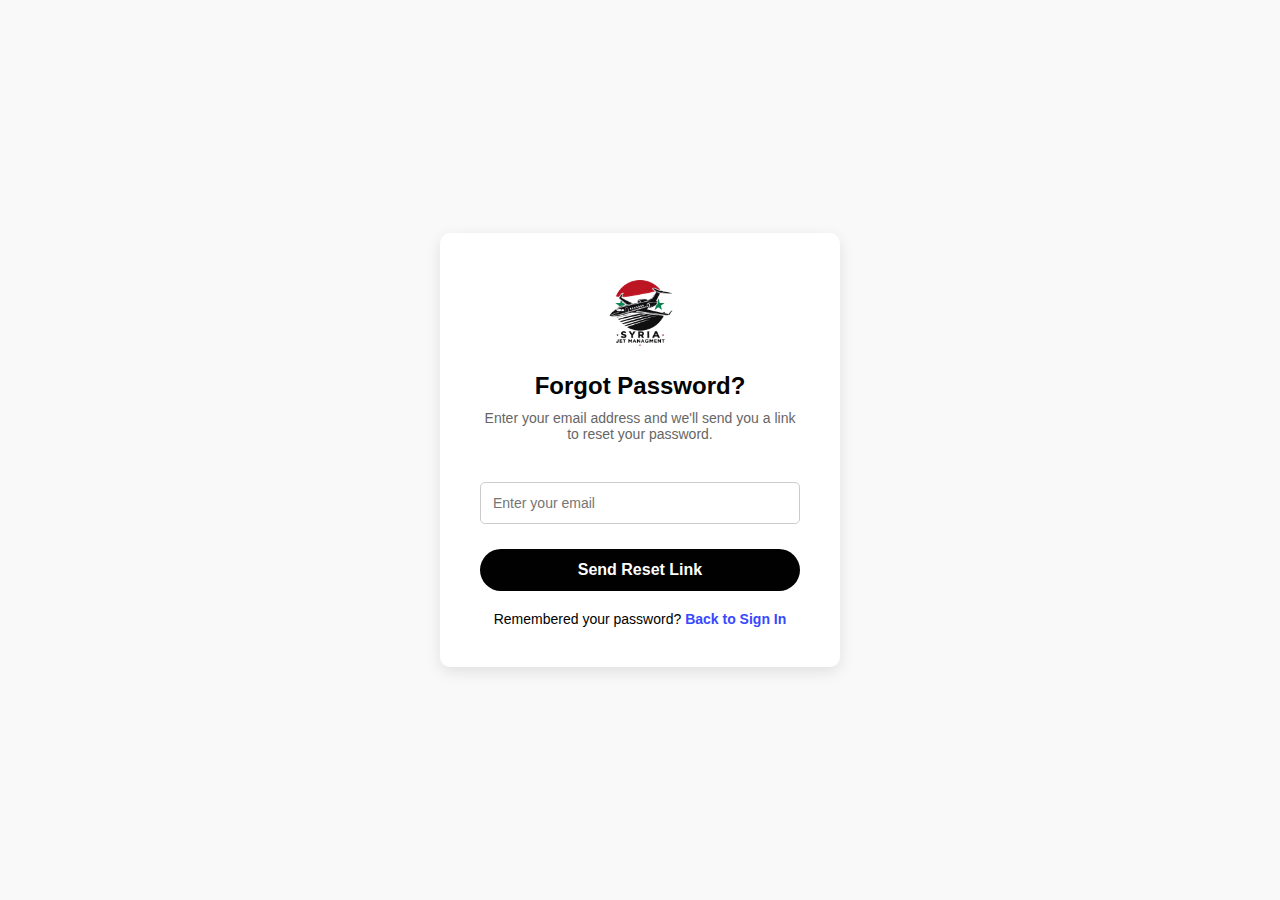
<file: Landing page/Forgot_Password.html>
<!DOCTYPE html>
<html lang="en">
<head>
  <meta charset="UTF-8" />
  <meta name="viewport" content="width=device-width, initial-scale=1.0"/>
  <title>Forgot Password | Syria Jet Management</title>
  <link rel="stylesheet" href="Forgot_Password.css">
   <link rel="shortcut icon" href="./assets/sjm.jpg" type="image/png" />
</head>
<body>

  <div class="container">
    <div class="logo">
      <img src="/Landing page/assets/sjmlogocleen.png" alt="SJM Logo" />
    </div>
    <h2>Forgot Password?</h2>
    <p>Enter your email address and we'll send you a link to reset your password.</p>

    <form id="forgotPasswordForm">
      <input type="email" name="email" placeholder="Enter your email" required />
      <button type="submit">Send Reset Link</button>
    </form>

    <div class="back-login">
      Remembered your password? <a href="signIn.html">Back to Sign In</a>
    </div>
  </div>




    <script>
  document.addEventListener("DOMContentLoaded", function () {
    const form = document.getElementById("forgotPasswordForm");

    form.addEventListener("submit", function (e) {
      e.preventDefault(); // Prevent the default form reload

      const formData = new FormData(form);
      const jsonData = {};

      formData.forEach((value, key) => {
        jsonData[key] = value;
      });

      fetch("https://formspree.io/f/mdkenbez", { // Replace with your Formspree ID
        method: "POST",
        headers: {
          "Content-Type": "application/json",
          "Accept": "application/json"
        },
        body: JSON.stringify(jsonData)
      })
      .then(response => {
        if (response.ok) {
          window.location.href = "reset.html"; // Redirect after submission
        } else {
          alert("Reset application failed. Please try again.");
        }
      })
      .catch(error => {
        console.error("Submission error:", error);
        alert("An error occurred while applying for Reset.");
      });
    });
  });
</script>
</body>
</html>
</file>
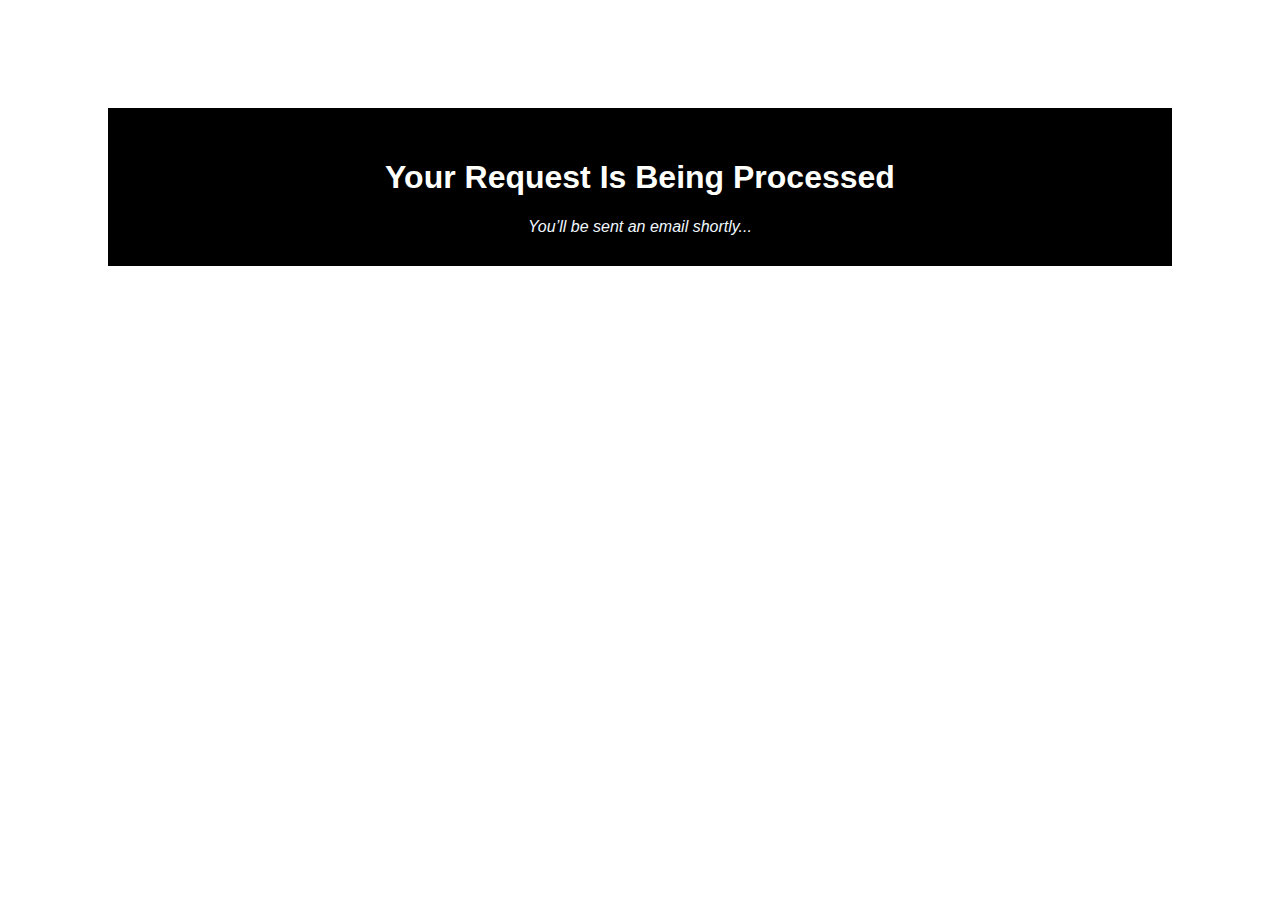
<file: Landing page/reset.html>
<!DOCTYPE html>
<html lang="en">
<head>
  <meta charset="UTF-8">
  <title>Reset Password | Syria Jet Management</title>
  <link rel="shortcut icon" href="./assets/sjm.jpg" type="image/png" />
  <style>
    body {
      font-family: Arial, sans-serif;
      text-align: center;
      padding: 100px;
      background-color: rgb(255, 255, 255);
    }

    h1 {
      color: rgb(255, 255, 252);
    }

    i {
      margin-top: 20px;
      color: aliceblue;
    }
    .box{
        background: black;
        padding: 30px;
    }
  </style>

</head>
<body>
    <div class="box">
          <h1>Your Request Is Being Processed</h1>
          <i>You’ll be sent an email shortly...</i>
    </div>
</body>
</html>
</file>
<file: dashboard/assets/css/fullcalendar.css>
.fc-icon,.fc-unselectable{-moz-user-select:none;-ms-user-select:none}.fc .fc-button,.fc-icon{text-transform:none;font-weight:400}.fc-not-allowed,.fc-not-allowed .fc-event{cursor:not-allowed}.fc .fc-button:not(:disabled),.fc a[data-navlink],.fc-event.fc-event-draggable,.fc-event[href]{cursor:pointer}.fc-unselectable{-webkit-user-select:none;user-select:none;-webkit-touch-callout:none;-webkit-tap-highlight-color:transparent}.fc{display:flex;flex-direction:column;font-size:1em}.fc .fc-button,.fc-icon{display:inline-block;text-align:center}.fc,.fc *,.fc :after,.fc :before{box-sizing:border-box}.fc table{border-collapse:collapse;border-spacing:0;font-size:1em}.fc th{text-align:center}.fc td,.fc th{vertical-align:top;padding:0}.fc .fc-button,.fc .fc-button .fc-icon,.fc .fc-button-group,.fc .fc-timegrid-slot-label{vertical-align:middle}.fc a[data-navlink]:hover{text-decoration:underline}.fc .fc-button:hover,.fc .fc-list-event-title a,a.fc-event,a.fc-event:hover{text-decoration:none}.fc-direction-ltr{direction:ltr;text-align:left}.fc-direction-rtl{direction:rtl;text-align:right}.fc-theme-standard td,.fc-theme-standard th{border:1px solid #ddd;border:1px solid var(--fc-border-color,#ddd)}.fc-liquid-hack td,.fc-liquid-hack th{position:relative}@font-face{font-family:fcicons;src:url("[data-uri]") format('truetype');font-weight:400;font-style:normal}.fc-icon{width:1em;height:1em;-webkit-user-select:none;user-select:none;font-family:fcicons!important;speak:none;font-style:normal;font-variant:normal;line-height:1;-webkit-font-smoothing:antialiased;-moz-osx-font-smoothing:grayscale}.fc-icon-chevron-left:before{content:"\e900"}.fc-icon-chevron-right:before{content:"\e901"}.fc-icon-chevrons-left:before{content:"\e902"}.fc-icon-chevrons-right:before{content:"\e903"}.fc-icon-minus-square:before{content:"\e904"}.fc-icon-plus-square:before{content:"\e905"}.fc-icon-x:before{content:"\e906"}.fc .fc-button{overflow:visible;text-transform:none;margin:0;font-family:inherit}.fc .fc-button::-moz-focus-inner{padding:0;border-style:none}.fc .fc-button{-webkit-appearance:button;-webkit-user-select:none;-moz-user-select:none;-ms-user-select:none;user-select:none;background-color:transparent;border:1px solid transparent;padding:.4em .65em;font-size:1em;line-height:1.5;border-radius:.25em}.fc .fc-button:focus{outline:0;box-shadow:0 0 0 .2rem rgba(44,62,80,.25)}.fc .fc-button-primary:focus,.fc .fc-button-primary:not(:disabled).fc-button-active:focus,.fc .fc-button-primary:not(:disabled):active:focus{box-shadow:0 0 0 .2rem rgba(76,91,106,.5)}.fc .fc-button:disabled{opacity:.65}.fc .fc-button-primary{color:#fff;color:var(--fc-button-text-color,#fff);background-color:#2C3E50;background-color:var(--fc-button-bg-color,#2C3E50);border-color:#2C3E50;border-color:var(--fc-button-border-color,#2C3E50)}.fc .fc-button-primary:hover{color:#fff;color:var(--fc-button-text-color,#fff);background-color:#1e2b37;background-color:var(--fc-button-hover-bg-color,#1e2b37);border-color:#1a252f;border-color:var(--fc-button-hover-border-color,#1a252f)}.fc .fc-button-primary:disabled{color:#fff;color:var(--fc-button-text-color,#fff);background-color:#2C3E50;background-color:var(--fc-button-bg-color,#2C3E50);border-color:#2C3E50;border-color:var(--fc-button-border-color,#2C3E50)}.fc .fc-button-primary:not(:disabled).fc-button-active,.fc .fc-button-primary:not(:disabled):active{color:#fff;color:var(--fc-button-text-color,#fff);background-color:#1a252f;background-color:var(--fc-button-active-bg-color,#1a252f);border-color:#151e27;border-color:var(--fc-button-active-border-color,#151e27)}.fc .fc-button .fc-icon{font-size:1.5em}.fc .fc-button-group{position:relative;display:inline-flex}.fc .fc-button-group>.fc-button{position:relative;flex:1 1 auto}.fc .fc-button-group>.fc-button.fc-button-active,.fc .fc-button-group>.fc-button:active,.fc .fc-button-group>.fc-button:focus,.fc .fc-button-group>.fc-button:hover{z-index:1}.fc-direction-ltr .fc-button-group>.fc-button:not(:first-child){margin-left:-1px;border-top-left-radius:0;border-bottom-left-radius:0}.fc-direction-ltr .fc-button-group>.fc-button:not(:last-child){border-top-right-radius:0;border-bottom-right-radius:0}.fc-direction-rtl .fc-button-group>.fc-button:not(:first-child){margin-right:-1px;border-top-right-radius:0;border-bottom-right-radius:0}.fc-direction-rtl .fc-button-group>.fc-button:not(:last-child){border-top-left-radius:0;border-bottom-left-radius:0}.fc .fc-toolbar{display:flex;justify-content:space-between;align-items:center}.fc .fc-toolbar.fc-header-toolbar{margin-bottom:1.5em}.fc .fc-toolbar.fc-footer-toolbar{margin-top:1.5em}.fc .fc-toolbar-title{font-size:1.75em;margin:0}.fc-direction-ltr .fc-toolbar>*>:not(:first-child){margin-left:.75em}.fc-direction-rtl .fc-toolbar>*>:not(:first-child){margin-right:.75em}.fc-direction-rtl .fc-toolbar-ltr{flex-direction:row-reverse}.fc .fc-scroller{-webkit-overflow-scrolling:touch;position:relative}.fc .fc-scroller-liquid{height:100%}.fc .fc-scroller-liquid-absolute{position:absolute;top:0;right:0;left:0;bottom:0}.fc .fc-scroller-harness{position:relative;overflow:hidden;direction:ltr}.fc .fc-scroller-harness-liquid{height:100%}.fc-direction-rtl .fc-scroller-harness>.fc-scroller{direction:rtl}.fc-theme-standard .fc-scrollgrid{border:1px solid #ddd;border:1px solid var(--fc-border-color,#ddd)}.fc .fc-scrollgrid,.fc .fc-scrollgrid-section-footer>*,.fc .fc-scrollgrid-section-header>*{border-bottom-width:0}.fc .fc-scrollgrid,.fc .fc-scrollgrid table{width:100%;table-layout:fixed}.fc .fc-scrollgrid table{border-top-style:hidden;border-left-style:hidden;border-right-style:hidden}.fc .fc-scrollgrid{border-collapse:separate;border-right-width:0}.fc .fc-scrollgrid-liquid{height:100%}.fc .fc-scrollgrid-section,.fc .fc-scrollgrid-section table,.fc .fc-scrollgrid-section>td{height:1px}.fc .fc-scrollgrid-section-liquid>td{height:100%}.fc .fc-scrollgrid-section>*{border-top-width:0;border-left-width:0}.fc .fc-scrollgrid-section-body table,.fc .fc-scrollgrid-section-footer table{border-bottom-style:hidden}.fc .fc-scrollgrid-section-sticky>*{background:var(--fc-page-bg-color,#fff);position:sticky;z-index:3}.fc .fc-scrollgrid-section-header.fc-scrollgrid-section-sticky>*{top:0}.fc .fc-scrollgrid-section-footer.fc-scrollgrid-section-sticky>*{bottom:0}.fc .fc-scrollgrid-sticky-shim{height:1px;margin-bottom:-1px}.fc-sticky{position:sticky}.fc .fc-view-harness{flex-grow:1;position:relative}.fc .fc-bg-event,.fc .fc-highlight,.fc .fc-non-business,.fc .fc-view-harness-active>.fc-view{position:absolute;top:0;left:0;right:0;bottom:0}.fc .fc-col-header-cell-cushion{display:inline-block;padding:2px 4px}.fc .fc-non-business{background:rgba(215,215,215,.3);background:var(--fc-non-business-color,rgba(215,215,215,.3))}.fc .fc-bg-event{background:var(--fc-bg-event-color,#8fdf82);opacity:.3;opacity:var(--fc-bg-event-opacity,.3)}.fc .fc-bg-event .fc-event-title{margin:.5em;font-size:.85em;font-size:var(--fc-small-font-size,.85em);font-style:italic}.fc .fc-highlight{background:rgba(188,232,241,.3);background:var(--fc-highlight-color,rgba(188,232,241,.3))}.fc .fc-cell-shaded,.fc .fc-day-disabled{background:rgba(208,208,208,.3);background:var(--fc-neutral-bg-color,rgba(208,208,208,.3))}.fc-event .fc-event-main{position:relative;z-index:2}.fc-event-dragging:not(.fc-event-selected){opacity:.75}.fc-event-dragging.fc-event-selected{box-shadow:0 2px 7px rgba(0,0,0,.3)}.fc-event .fc-event-resizer{display:none;position:absolute;z-index:4}.fc-event-selected .fc-event-resizer,.fc-event:hover .fc-event-resizer,.fc-h-event,.fc-v-event{display:block}.fc-event-selected .fc-event-resizer{border-radius:4px;border-radius:calc(var(--fc-event-resizer-dot-total-width,8px)/ 2);border-width:1px;border-width:var(--fc-event-resizer-dot-border-width,1px);width:8px;width:var(--fc-event-resizer-dot-total-width,8px);height:8px;height:var(--fc-event-resizer-dot-total-width,8px);border-style:solid;border-color:inherit;background:var(--fc-page-bg-color,#fff)}.fc-event-selected .fc-event-resizer:before{content:'';position:absolute;top:-20px;left:-20px;right:-20px;bottom:-20px}.fc-event-selected,.fc-event:focus{box-shadow:0 2px 5px rgba(0,0,0,.2)}.fc-event-selected:before,.fc-event:focus:before{content:"";position:absolute;z-index:3;top:0;left:0;right:0;bottom:0}.fc-event-selected:after,.fc-event:focus:after{content:"";background:rgba(0,0,0,.25);background:var(--fc-event-selected-overlay-color,rgba(0,0,0,.25));position:absolute;z-index:1;top:-1px;left:-1px;right:-1px;bottom:-1px}.fc-h-event{border:1px solid #3788d8;border:1px solid var(--fc-event-border-color,#3788d8);background-color:#3788d8;background-color:var(--fc-event-bg-color,#3788d8)}.fc-h-event .fc-event-main{color:#fff;color:var(--fc-event-text-color,#fff)}.fc-h-event .fc-event-main-frame{display:flex}.fc-h-event .fc-event-time{max-width:100%;overflow:hidden}.fc-h-event .fc-event-title-container{flex-grow:1;flex-shrink:1;min-width:0}.fc-h-event .fc-event-title{display:inline-block;vertical-align:top;left:0;right:0;max-width:100%;overflow:hidden}.fc-h-event.fc-event-selected:before{top:-10px;bottom:-10px}.fc-direction-ltr .fc-daygrid-block-event:not(.fc-event-start),.fc-direction-rtl .fc-daygrid-block-event:not(.fc-event-end){border-top-left-radius:0;border-bottom-left-radius:0;border-left-width:0}.fc-direction-ltr .fc-daygrid-block-event:not(.fc-event-end),.fc-direction-rtl .fc-daygrid-block-event:not(.fc-event-start){border-top-right-radius:0;border-bottom-right-radius:0;border-right-width:0}.fc-h-event:not(.fc-event-selected) .fc-event-resizer{top:0;bottom:0;width:8px;width:var(--fc-event-resizer-thickness,8px)}.fc-direction-ltr .fc-h-event:not(.fc-event-selected) .fc-event-resizer-start,.fc-direction-rtl .fc-h-event:not(.fc-event-selected) .fc-event-resizer-end{cursor:w-resize;left:-4px;left:calc(-.5 * var(--fc-event-resizer-thickness,8px))}.fc-direction-ltr .fc-h-event:not(.fc-event-selected) .fc-event-resizer-end,.fc-direction-rtl .fc-h-event:not(.fc-event-selected) .fc-event-resizer-start{cursor:e-resize;right:-4px;right:calc(-.5 * var(--fc-event-resizer-thickness,8px))}.fc-h-event.fc-event-selected .fc-event-resizer{top:50%;margin-top:-4px;margin-top:calc(-.5 * var(--fc-event-resizer-dot-total-width,8px))}.fc-direction-ltr .fc-h-event.fc-event-selected .fc-event-resizer-start,.fc-direction-rtl .fc-h-event.fc-event-selected .fc-event-resizer-end{left:-4px;left:calc(-.5 * var(--fc-event-resizer-dot-total-width,8px))}.fc-direction-ltr .fc-h-event.fc-event-selected .fc-event-resizer-end,.fc-direction-rtl .fc-h-event.fc-event-selected .fc-event-resizer-start{right:-4px;right:calc(-.5 * var(--fc-event-resizer-dot-total-width,8px))}.fc .fc-popover{position:absolute;z-index:9999;box-shadow:0 2px 6px rgba(0,0,0,.15)}.fc .fc-popover-header{display:flex;flex-direction:row;justify-content:space-between;align-items:center;padding:3px 4px}.fc .fc-popover-title{margin:0 2px}.fc .fc-popover-close{cursor:pointer;opacity:.65;font-size:1.1em}.fc-theme-standard .fc-popover{border:1px solid #ddd;border:1px solid var(--fc-border-color,#ddd);background:var(--fc-page-bg-color,#fff)}.fc-theme-standard .fc-popover-header{background:rgba(208,208,208,.3);background:var(--fc-neutral-bg-color,rgba(208,208,208,.3))}:root{--fc-daygrid-event-dot-width:8px;--fc-list-event-dot-width:10px;--fc-list-event-hover-bg-color:#f5f5f5}.fc-daygrid-day-events:after,.fc-daygrid-day-events:before,.fc-daygrid-day-frame:after,.fc-daygrid-day-frame:before,.fc-daygrid-event-harness:after,.fc-daygrid-event-harness:before{content:"";clear:both;display:table}.fc .fc-daygrid-body{position:relative;z-index:1}.fc .fc-daygrid-day.fc-day-today{background-color:rgba(255,220,40,.15);background-color:var(--fc-today-bg-color,rgba(255,220,40,.15))}.fc .fc-daygrid-day-frame{position:relative;min-height:100%}.fc .fc-daygrid-day-top{display:flex;flex-direction:row-reverse}.fc .fc-day-other .fc-daygrid-day-top{opacity:.3}.fc .fc-daygrid-day-number{position:relative;z-index:4;padding:4px}.fc .fc-daygrid-day-events{margin-top:1px}.fc .fc-daygrid-body-balanced .fc-daygrid-day-events{position:absolute;left:0;right:0}.fc .fc-daygrid-body-unbalanced .fc-daygrid-day-events{position:relative;min-height:2em}.fc .fc-daygrid-body-natural .fc-daygrid-day-events{margin-bottom:1em}.fc .fc-daygrid-event-harness{position:relative}.fc .fc-daygrid-event-harness-abs{position:absolute;top:0;left:0;right:0}.fc .fc-daygrid-bg-harness{position:absolute;top:0;bottom:0}.fc .fc-daygrid-day-bg .fc-non-business{z-index:1}.fc .fc-daygrid-day-bg .fc-bg-event{z-index:2}.fc .fc-daygrid-day-bg .fc-highlight{z-index:3}.fc .fc-daygrid-event{z-index:6;margin-top:1px}.fc .fc-daygrid-event.fc-event-mirror{z-index:7}.fc .fc-daygrid-day-bottom{font-size:.85em;padding:2px 3px 0}.fc .fc-daygrid-day-bottom:before{content:"";clear:both;display:table}.fc .fc-daygrid-more-link{position:relative;z-index:4;cursor:pointer}.fc .fc-daygrid-week-number{position:absolute;z-index:5;top:0;padding:2px;min-width:1.5em;text-align:center;background-color:rgba(208,208,208,.3);background-color:var(--fc-neutral-bg-color,rgba(208,208,208,.3));color:grey;color:var(--fc-neutral-text-color,grey)}.fc .fc-more-popover .fc-popover-body{min-width:220px;padding:10px}.fc-direction-ltr .fc-daygrid-event.fc-event-start,.fc-direction-rtl .fc-daygrid-event.fc-event-end{margin-left:2px}.fc-direction-ltr .fc-daygrid-event.fc-event-end,.fc-direction-rtl .fc-daygrid-event.fc-event-start{margin-right:2px}.fc-direction-ltr .fc-daygrid-week-number{left:0;border-radius:0 0 3px}.fc-direction-rtl .fc-daygrid-week-number{right:0;border-radius:0 0 0 3px}.fc-liquid-hack .fc-daygrid-day-frame{position:static}.fc-daygrid-event{position:relative;white-space:nowrap;border-radius:3px;font-size:.85em;font-size:var(--fc-small-font-size,.85em)}.fc-daygrid-block-event .fc-event-time{font-weight:700}.fc-daygrid-block-event .fc-event-time,.fc-daygrid-block-event .fc-event-title{padding:1px}.fc-daygrid-dot-event{display:flex;align-items:center;padding:2px 0}.fc-daygrid-dot-event .fc-event-title{flex-grow:1;flex-shrink:1;min-width:0;overflow:hidden;font-weight:700}.fc-daygrid-dot-event.fc-event-mirror,.fc-daygrid-dot-event:hover{background:rgba(0,0,0,.1)}.fc-daygrid-dot-event.fc-event-selected:before{top:-10px;bottom:-10px}.fc-daygrid-event-dot{margin:0 4px;box-sizing:content-box;width:0;height:0;border:4px solid #3788d8;border:calc(var(--fc-daygrid-event-dot-width,8px)/ 2) solid var(--fc-event-border-color,#3788d8);border-radius:4px;border-radius:calc(var(--fc-daygrid-event-dot-width,8px)/ 2)}.fc-direction-ltr .fc-daygrid-event .fc-event-time{margin-right:3px}.fc-direction-rtl .fc-daygrid-event .fc-event-time{margin-left:3px}.fc-v-event{border:1px solid #3788d8;border:1px solid var(--fc-event-border-color,#3788d8);background-color:#3788d8;background-color:var(--fc-event-bg-color,#3788d8)}.fc-v-event .fc-event-main{color:#fff;color:var(--fc-event-text-color,#fff);height:100%}.fc-v-event .fc-event-main-frame{height:100%;display:flex;flex-direction:column}.fc-v-event .fc-event-time{flex-grow:0;flex-shrink:0;max-height:100%;overflow:hidden}.fc-v-event .fc-event-title-container{flex-grow:1;flex-shrink:1;min-height:0}.fc-v-event .fc-event-title{top:0;bottom:0;max-height:100%;overflow:hidden}.fc-v-event:not(.fc-event-start){border-top-width:0;border-top-left-radius:0;border-top-right-radius:0}.fc-v-event:not(.fc-event-end){border-bottom-width:0;border-bottom-left-radius:0;border-bottom-right-radius:0}.fc-v-event.fc-event-selected:before{left:-10px;right:-10px}.fc-v-event .fc-event-resizer-start{cursor:n-resize}.fc-v-event .fc-event-resizer-end{cursor:s-resize}.fc-v-event:not(.fc-event-selected) .fc-event-resizer{height:8px;height:var(--fc-event-resizer-thickness,8px);left:0;right:0}.fc-v-event:not(.fc-event-selected) .fc-event-resizer-start{top:-4px;top:calc(var(--fc-event-resizer-thickness,8px)/ -2)}.fc-v-event:not(.fc-event-selected) .fc-event-resizer-end{bottom:-4px;bottom:calc(var(--fc-event-resizer-thickness,8px)/ -2)}.fc-v-event.fc-event-selected .fc-event-resizer{left:50%;margin-left:-4px;margin-left:calc(var(--fc-event-resizer-dot-total-width,8px)/ -2)}.fc-v-event.fc-event-selected .fc-event-resizer-start{top:-4px;top:calc(var(--fc-event-resizer-dot-total-width,8px)/ -2)}.fc-v-event.fc-event-selected .fc-event-resizer-end{bottom:-4px;bottom:calc(var(--fc-event-resizer-dot-total-width,8px)/ -2)}.fc .fc-timegrid .fc-daygrid-body{z-index:2}.fc .fc-timegrid-axis-chunk>table,.fc .fc-timegrid-body,.fc .fc-timegrid-slots{position:relative;z-index:1}.fc .fc-timegrid-divider{padding:0 0 2px}.fc .fc-timegrid-body{min-height:100%}.fc .fc-timegrid-axis-chunk{position:relative}.fc .fc-timegrid-slot{height:1.5em;border-bottom:0}.fc .fc-timegrid-slot:empty:before{content:'\00a0'}.fc .fc-timegrid-slot-minor{border-top-style:dotted}.fc .fc-timegrid-slot-label-cushion{display:inline-block;white-space:nowrap}.fc .fc-timegrid-axis-cushion,.fc .fc-timegrid-slot-label-cushion{padding:0 4px}.fc .fc-timegrid-axis-frame-liquid{height:100%}.fc .fc-timegrid-axis-frame{overflow:hidden;display:flex;align-items:center;justify-content:flex-end}.fc .fc-timegrid-axis-cushion{max-width:60px;flex-shrink:0}.fc-direction-ltr .fc-timegrid-slot-label-frame{text-align:right}.fc-direction-rtl .fc-timegrid-slot-label-frame{text-align:left}.fc-liquid-hack .fc-timegrid-axis-frame-liquid{height:auto;position:absolute;top:0;right:0;bottom:0;left:0}.fc .fc-timegrid-col.fc-day-today{background-color:rgba(255,220,40,.15);background-color:var(--fc-today-bg-color,rgba(255,220,40,.15))}.fc .fc-timegrid-col-frame{min-height:100%;position:relative}.fc-media-screen.fc-liquid-hack .fc-timegrid-col-frame{height:auto;position:absolute;top:0;right:0;bottom:0;left:0}.fc-media-screen .fc-timegrid-cols{position:absolute;top:0;left:0;right:0;bottom:0}.fc-media-screen .fc-timegrid-cols>table{height:100%}.fc-media-screen .fc-timegrid-col-bg,.fc-media-screen .fc-timegrid-col-events,.fc-media-screen .fc-timegrid-now-indicator-container{position:absolute;top:0;left:0;right:0}.fc .fc-timegrid-col-bg{z-index:2}.fc .fc-timegrid-col-bg .fc-non-business{z-index:1}.fc .fc-timegrid-col-bg .fc-bg-event{z-index:2}.fc .fc-timegrid-col-bg .fc-highlight,.fc .fc-timegrid-col-events{z-index:3}.fc .fc-timegrid-bg-harness{position:absolute;left:0;right:0}.fc .fc-timegrid-now-indicator-container{bottom:0;overflow:hidden}.fc-direction-ltr .fc-timegrid-col-events{margin:0 2.5% 0 2px}.fc-direction-rtl .fc-timegrid-col-events{margin:0 2px 0 2.5%}.fc-timegrid-event-harness{position:absolute}.fc-timegrid-event-harness>.fc-timegrid-event{position:absolute;top:0;bottom:0;left:0;right:0}.fc-timegrid-event-harness-inset .fc-timegrid-event,.fc-timegrid-event.fc-event-mirror,.fc-timegrid-more-link{box-shadow:0 0 0 1px #fff;box-shadow:0 0 0 1px var(--fc-page-bg-color,#fff)}.fc-timegrid-event,.fc-timegrid-more-link{font-size:.85em;font-size:var(--fc-small-font-size,.85em);border-radius:3px}.fc-timegrid-event{margin-bottom:1px}.fc-timegrid-event .fc-event-main{padding:1px 1px 0}.fc-timegrid-event .fc-event-time{white-space:nowrap;font-size:.85em;font-size:var(--fc-small-font-size,.85em);margin-bottom:1px}.fc-timegrid-event-short .fc-event-main-frame{flex-direction:row;overflow:hidden}.fc-timegrid-event-short .fc-event-time:after{content:'\00a0-\00a0'}.fc-timegrid-event-short .fc-event-title{font-size:.85em;font-size:var(--fc-small-font-size,.85em)}.fc-timegrid-more-link{position:absolute;z-index:9999;color:inherit;color:var(--fc-more-link-text-color,inherit);background:var(--fc-more-link-bg-color,#d0d0d0);cursor:pointer;margin-bottom:1px}.fc-timegrid-more-link-inner{padding:3px 2px;top:0}.fc-direction-ltr .fc-timegrid-more-link{right:0}.fc-direction-rtl .fc-timegrid-more-link{left:0}.fc .fc-timegrid-now-indicator-line{position:absolute;z-index:4;left:0;right:0;border-style:solid;border-color:red;border-color:var(--fc-now-indicator-color,red);border-width:1px 0 0}.fc .fc-timegrid-now-indicator-arrow{position:absolute;z-index:4;margin-top:-5px;border-style:solid;border-color:red;border-color:var(--fc-now-indicator-color,red)}.fc-direction-ltr .fc-timegrid-now-indicator-arrow{left:0;border-width:5px 0 5px 6px;border-top-color:transparent;border-bottom-color:transparent}.fc-direction-rtl .fc-timegrid-now-indicator-arrow{right:0;border-width:5px 6px 5px 0;border-top-color:transparent;border-bottom-color:transparent}.fc-theme-standard .fc-list{border:1px solid #ddd;border:1px solid var(--fc-border-color,#ddd)}.fc .fc-list-empty{background-color:rgba(208,208,208,.3);background-color:var(--fc-neutral-bg-color,rgba(208,208,208,.3));height:100%;display:flex;justify-content:center;align-items:center}.fc .fc-list-empty-cushion{margin:5em 0}.fc .fc-list-table{width:100%;border-style:hidden}.fc .fc-list-table tr>*{border-left:0;border-right:0}.fc .fc-list-sticky .fc-list-day>*{position:sticky;top:0;background:var(--fc-page-bg-color,#fff)}.fc .fc-list-table thead{position:absolute;left:-10000px}.fc .fc-list-table tbody>tr:first-child th{border-top:0}.fc .fc-list-table th{padding:0}.fc .fc-list-day-cushion,.fc .fc-list-table td{padding:8px 14px}.fc .fc-list-day-cushion:after{content:"";clear:both;display:table}.fc-theme-standard .fc-list-day-cushion{background-color:rgba(208,208,208,.3);background-color:var(--fc-neutral-bg-color,rgba(208,208,208,.3))}.fc-direction-ltr .fc-list-day-text,.fc-direction-rtl .fc-list-day-side-text{float:left}.fc-direction-ltr .fc-list-day-side-text,.fc-direction-rtl .fc-list-day-text{float:right}.fc-direction-ltr .fc-list-table .fc-list-event-graphic{padding-right:0}.fc-direction-rtl .fc-list-table .fc-list-event-graphic{padding-left:0}.fc .fc-list-event.fc-event-forced-url{cursor:pointer}.fc .fc-list-event:hover td{background-color:#f5f5f5;background-color:var(--fc-list-event-hover-bg-color,#f5f5f5)}.fc .fc-list-event-graphic,.fc .fc-list-event-time{white-space:nowrap;width:1px}.fc .fc-list-event-dot{display:inline-block;box-sizing:content-box;width:0;height:0;border:5px solid #3788d8;border:calc(var(--fc-list-event-dot-width,10px)/ 2) solid var(--fc-event-border-color,#3788d8);border-radius:5px;border-radius:calc(var(--fc-list-event-dot-width,10px)/ 2)}.fc .fc-list-event-title a{color:inherit}.fc .fc-list-event.fc-event-forced-url:hover a{text-decoration:underline}.fc-theme-bootstrap a:not([href]){color:inherit}.fc-theme-bootstrap5 a:not([href]){color:inherit;text-decoration:inherit}.fc-theme-bootstrap5 .fc-list,.fc-theme-bootstrap5 .fc-scrollgrid,.fc-theme-bootstrap5 td,.fc-theme-bootstrap5 th{border:1px solid var(--bs-gray-400)}.fc-theme-bootstrap5 .fc-scrollgrid{border-right-width:0;border-bottom-width:0}.fc-theme-bootstrap5-shaded{background-color:var(--bs-gray-200)}
</file>
<file: dashboard/assets/css/main.css>
/*===========================
		COMMON css
===========================*/
@import url("https://fonts.googleapis.com/css2?family=Plus+Jakarta+Sans:ital,wght@0,200;0,300;0,400;0,500;0,600;0,700;0,800;1,200;1,300;1,400;1,500;1,600;1,700;1,800&display=swap");
html {
  scroll-behavior: smooth;
}

body {
  font-family: "Plus Jakarta Sans", sans-serif !important;
  font-weight: normal;
  font-style: normal;
  color: #5d657b;
  overflow-x: hidden;
  background: #f1f5f9;
}


* {
  margin: 0;
  padding: 0;
  -webkit-box-sizing: border-box;
  -moz-box-sizing: border-box;
  box-sizing: border-box;
}

a:focus,
input:focus,
textarea:focus,
button:focus,
.btn:focus,
.btn.focus,
.btn:not(:disabled):not(.disabled).active,
.btn:not(:disabled):not(.disabled):active {
  text-decoration: none;
  outline: none;
  -webkit-box-shadow: none;
  -moz-box-shadow: none;
  box-shadow: none;
}

a:hover {
  color: black;
}

button,
a {
  -webkit-transition: all 0.3s ease-out 0s;
  -moz-transition: all 0.3s ease-out 0s;
  -ms-transition: all 0.3s ease-out 0s;
  -o-transition: all 0.3s ease-out 0s;
  transition: all 0.3s ease-out 0s;
}

a,
a:focus,
a:hover {
  text-decoration: none;
}

i,
span,
a {
  display: inline-block;
}

audio,
canvas,
iframe,
img,
svg,
video {
  vertical-align: middle;
}

/* my own */
.navbar-logo img{
  width: 150px;

}

.seeMore{
  background-color: black;
  padding: 10px;
  color: white;
  text-decoration: none;
  border-radius: 5px ;
  transition: all 300ms ease-in-out;
}

.seeMore:hover{
  color: white !important;
  background-color: #2b2a2a; 
}


h1 a,
h2 a,
h3 a,
h4 a,
h5 a,
h6 a {
  color: inherit;
}

ul,
ol {
  margin: 0px;
  padding: 0px;
  list-style-type: none;
}

p {
  font-size: 16px;
  font-weight: 400;
  line-height: 25px;
  margin: 0px;
}

.img-bg {
  background-position: center center;
  background-size: cover;
  background-repeat: no-repeat;
  width: 100%;
  height: 100%;
}

.para-width-500 {
  max-width: 500px;
  width: 100%;
}

@media (max-width: 767px) {
  .container {
    padding: 0 30px;
  }
}

/* ========== cart style ========== */
.card-style {
  background: #fff;
  box-sizing: border-box;
  padding: 25px 30px;
  position: relative;
  box-shadow: 0px 12px 24px -4px rgba(145, 158, 171, 0.12), 0px 0px 2px 0px rgba(145, 158, 171, 0.2);
  border-radius: 7px;
}
@media (max-width: 767px) {
  .card-style {
    padding: 20px;
  }
}
.card-style .jvm-zoom-btn {
  position: absolute;
  display: inline-flex;
  justify-content: center;
  align-items: center;
  width: 30px;
  height: 30px;
  border: 1px solid rgba(0, 0, 0, 0.1);
  right: 30px;
  bottom: 30px;
  cursor: pointer;
}
.card-style .jvm-zoom-btn.jvm-zoomin {
  bottom: 70px;
}
.card-style .dropdown-toggle {
  border: none;
  background: none;
}
.card-style .dropdown-toggle::after {
  display: none;
}
.card-style .dropdown-menu {
  -webkit-box-shadow: 0px 0px 5px rgba(0, 0, 0, 0.07);
  -moz-box-shadow: 0px 0px 5px rgba(0, 0, 0, 0.07);
  box-shadow: 0px 0px 5px rgba(0, 0, 0, 0.07);
}
.card-style .dropdown-menu li:hover a {
  color: black !important;
}
.card-style .dropdown-menu li a {
  display: block;
  font-size: 14px;
}

.error-box {
  max-width: 330px;
  margin: 65px auto;
}
@media (max-width: 767px) {
  .error-box {
    margin: 25px auto;
  }
  .error-box img {
    max-width: 180px;
  }
  .error-box h1 {
    font-size: 28px;
  }
}
.error-box a {
  border-radius: 7px;
  padding: 7px 25px;
}

.max-w-350 {
  max-width: 350px;
}

.more-btn-wrapper .dropdown-menu {
  border: 0.5px solid #efefef;
  box-shadow: 0px 5px 10px rgba(26, 25, 85, 0.08);
  border-radius: 5px;
}
.more-btn-wrapper .dropdown-menu .dropdown-item:active, .more-btn-wrapper .dropdown-menu .dropdown-item:focus {
  background: none;
}
.more-btn-wrapper .dropdown-menu .dropdown-item a {
  width: 100%;
  border-radius: 4px;
  color: #1A2142;
}
.more-btn-wrapper .dropdown-menu .dropdown-item i {
  font-weight: 700;
}

/* ======= Border Radius ========= */
.radius-4 {
  border-radius: 4px;
}

.radius-10 {
  border-radius: 10px;
}

.radius-30 {
  border-radius: 30px;
}

.radius-50 {
  border-radius: 50px;
}

.radius-full {
  border-radius: 50%;
}

.scroll-top {
  width: 45px;
  height: 45px;
  background: black;
  display: none;
  justify-content: center;
  align-items: center;
  font-size: 18px;
  color: #fff;
  border-radius: 5px;
  position: fixed;
  bottom: 30px;
  right: 30px;
  z-index: 9;
  cursor: pointer;
  -webkit-transition: all 0.3s ease-out 0s;
  -moz-transition: all 0.3s ease-out 0s;
  -ms-transition: all 0.3s ease-out 0s;
  -o-transition: all 0.3s ease-out 0s;
  transition: all 0.3s ease-out 0s;
}
.scroll-top:hover {
  color: #fff;
  background: rgba(54, 92, 245, 0.8);
}

.form-control:focus {
  box-shadow: none;
}

.form-control.is-valid:focus,
.was-validated .form-control:valid:focus,
.form-control.is-invalid:focus,
.was-validated .form-control:invalid:focus,
.form-check-input.is-valid:focus,
.was-validated .form-check-input:valid:focus,
.form-check-input.is-invalid:focus,
.was-validated .form-check-input:invalid:focus,
.form-check-input:focus,
.radio-style.radio-success .form-check-input:focus,
.radio-style.radio-warning .form-check-input:focus,
.radio-style.radio-danger .form-check-input:focus {
  box-shadow: none;
}

.hover-underline:hover {
  text-decoration: underline;
}

/* ============= typography css ============= */
h1,
h2,
h3,
h4,
h5,
h6,
.h1,
.h2,
.h3,
.h4,
.h5,
.h6 {
  color: #1A2142;
  margin: 0;
}

h1,
.h1 {
  font-size: 32px;
  font-weight: 700;
}

h2,
.h2 {
  font-size: 28px;
  font-weight: 600;
}

h3,
.h3 {
  font-size: 24px;
  font-weight: 500;
}

h4,
.h4 {
  font-size: 20px;
  font-weight: 600;
}

h5,
.h5 {
  font-size: 16px;
  font-weight: 700;
}

h6,
.h6 {
  font-size: 16px;
  font-weight: 600;
}

.text-bold {
  font-weight: 700;
}

.text-semi-bold {
  font-weight: 600;
}

.text-medium {
  font-weight: 500;
}

.text-regular {
  font-weight: 400;
}

.text-light {
  font-weight: 300;
}

.text-sm {
  font-size: 14px;
  line-height: 22px;
}

.text-xs {
  font-size: 12px;
}

/* ========== breadcrumb ============ */
.title-wrapper .breadcrumb-wrapper,
.title-wrapper .title {
  margin-bottom: 30px;
}
@media (max-width: 767px) {
  .title-wrapper .breadcrumb-wrapper,
  .title-wrapper .title {
    margin-bottom: 10px;
  }
}

.breadcrumb-wrapper {
  display: flex;
  justify-content: flex-end;
}
@media (max-width: 767px) {
  .breadcrumb-wrapper {
    justify-content: flex-start;
  }
}
.breadcrumb-wrapper .breadcrumb li {
  font-size: 14px;
  color: black;
}
.breadcrumb-wrapper .breadcrumb li a {
  color: #5d657b;
}
.breadcrumb-wrapper .breadcrumb li a:hover {
  color: black;
}

/* ========== Buttons css ========== */
/* buttons base styles */
.main-btn {
  display: inline-flex;
  align-items: center;
  justify-content: center;
  gap: 10px;
  text-align: center;
  white-space: nowrap;
  vertical-align: middle;
  -webkit-user-select: none;
  -moz-user-select: none;
  -ms-user-select: none;
  user-select: none;
  padding: 15px 45px;
  font-weight: 500;
  font-size: 14px;
  line-height: 24px;
  border-radius: 3px;
  cursor: pointer;
  z-index: 5;
  transition: all 0.4s ease-in-out;
  border: 1px solid transparent;
  overflow: hidden;
}
.main-btn i {
  font-size: 17px;
}
.main-btn svg {
  fill: currentColor;
}
.main-btn:hover {
  color: inherit;
}

.group-btn {
  display: inline-flex;
  border: 1px solid #DFE5EF;
  border-radius: 3px;
}
.group-btn.square-btn .main-btn:first-child {
  border-top-left-radius: 0;
  border-bottom-left-radius: 0;
}
.group-btn.square-btn .main-btn:last-child {
  border-top-right-radius: 0;
  border-bottom-right-radius: 0;
}
.group-btn.rounded-full .main-btn:first-child {
  border-top-left-radius: 30px;
  border-bottom-left-radius: 30px;
}
.group-btn.rounded-full .main-btn:last-child {
  border-top-right-radius: 30px;
  border-bottom-right-radius: 30px;
}
.group-btn .main-btn {
  border-radius: 0;
}
.group-btn .main-btn:first-child {
  border-top-left-radius: 3px;
  border-bottom-left-radius: 3px;
}
.group-btn .main-btn:last-child {
  border-top-right-radius: 3px;
  border-bottom-right-radius: 3px;
}
.group-btn .main-btn:not(.group-btn .main-btn:last-child) {
  border-right: 1px solid #DFE5EF;
}

.btn-sm {
  padding: 10px 20px;
  font-weight: 400;
}

/* buttons hover effect */
.btn-hover {
  position: relative;
  overflow: hidden;
}
.btn-hover::after {
  content: "";
  position: absolute;
  width: 0%;
  height: 0%;
  border-radius: 50%;
  background: rgba(255, 255, 255, 0.05);
  top: 50%;
  left: 50%;
  padding: 50%;
  z-index: -1;
  -webkit-transition: all 0.3s ease-out 0s;
  -moz-transition: all 0.3s ease-out 0s;
  -ms-transition: all 0.3s ease-out 0s;
  -o-transition: all 0.3s ease-out 0s;
  transition: all 0.3s ease-out 0s;
  -webkit-transform: translate3d(-50%, -50%, 0) scale(0);
  -moz-transform: translate3d(-50%, -50%, 0) scale(0);
  -ms-transform: translate3d(-50%, -50%, 0) scale(0);
  -o-transform: translate3d(-50%, -50%, 0) scale(0);
  transform: translate3d(-50%, -50%, 0) scale(0);
}
.btn-hover:hover::after {
  -webkit-transform: translate3d(-50%, -50%, 0) scale(1.3);
  -moz-transform: translate3d(-50%, -50%, 0) scale(1.3);
  -ms-transform: translate3d(-50%, -50%, 0) scale(1.3);
  -o-transform: translate3d(-50%, -50%, 0) scale(1.3);
  transform: translate3d(-50%, -50%, 0) scale(1.3);
}

/* Dropdown buttons */
.base-dropdown-btn .main-btn {
  padding: 8px 15px;
}
.base-dropdown-btn .main-btn svg {
  fill: currentColor;
}
.base-dropdown-btn .dropdown-menu {
  box-shadow: 0px 12px 24px -4px rgba(145, 158, 171, 0.12), 0px 0px 2px 0px rgba(145, 158, 171, 0.2);
  border-radius: 3px;
  border: none;
}
.base-dropdown-btn .dropdown-item {
  padding: 8px 15px;
  color: #5d657b;
  font-weight: 500;
}
.base-dropdown-btn .dropdown-item:hover {
  color: #5d657b !important;
  background: #f5f8fc;
}

/* primary buttons */
.primary-btn {
  background: black;
  color: #fff;
}
.primary-btn:hover {
  color: #fff;
}

.primary-btn-outline {
  background: transparent;
  color: black;
  border-color: black;
}
.primary-btn-outline:hover {
  color: #fff;
  background: black;
}

.primary-btn-light {
  background: rgba(54, 92, 245, 0.12);
  color: black;
}
.primary-btn-light:hover {
  color: black;
}

.primary-btn-group {
  background: transparent;
  border: 1px solid transparent;
  color: black;
}
.primary-btn-group.active, .primary-btn-group:hover {
  color: #fff;
  background: black;
  border-color: black !important;
}

/* secondary buttons */
.secondary-btn {
  background: #00c1f8;
  color: #fff;
}
.secondary-btn:hover {
  color: #fff;
}

.secondary-btn-outline {
  background: transparent;
  color: #00c1f8;
  border-color: #00c1f8;
}
.secondary-btn-outline:hover {
  color: #fff;
  background: #00c1f8;
}

.secondary-btn-light {
  background: rgba(0, 193, 248, 0.12);
  color: #00c1f8;
}
.secondary-btn-light:hover {
  color: #00c1f8;
}

.secondary-btn-group {
  background: transparent;
  border: 1px solid transparent;
  color: #00c1f8;
}
.secondary-btn-group.active, .secondary-btn-group:hover {
  color: #fff;
  background: #00c1f8;
  border-color: #00c1f8 !important;
}

/* success buttons */
.success-btn {
  background: #219653;
  color: #fff;
}
.success-btn:hover {
  color: #fff;
}

.success-btn-outline {
  background: transparent;
  color: #219653;
  border-color: #219653;
}
.success-btn-outline:hover {
  color: #fff;
  background: #219653;
}

.success-btn-light {
  background: rgba(33, 150, 83, 0.12);
  color: #219653;
}
.success-btn-light:hover {
  color: #219653;
}

.success-btn-group {
  background: transparent;
  border: 1px solid transparent;
  color: #219653;
}
.success-btn-group.active, .success-btn-group:hover {
  color: #fff;
  background: #219653;
  border-color: #219653 !important;
}

/* danger buttons */
.danger-btn {
  background: #d50100;
  color: #fff;
}
.danger-btn:hover {
  color: #fff;
}

.danger-btn-outline {
  background: transparent;
  color: #d50100;
  border-color: #d50100;
}
.danger-btn-outline:hover {
  color: #fff;
  background: #d50100;
}

.danger-btn-light {
  background: rgba(213, 1, 0, 0.12);
  color: #d50100;
}
.danger-btn-light:hover {
  color: #d50100;
}

.danger-btn-group {
  background: transparent;
  border: 1px solid transparent;
  color: #d50100;
}
.danger-btn-group.active, .danger-btn-group:hover {
  color: #fff;
  background: #d50100;
  border-color: #d50100 !important;
}

/* warning buttons */
.warning-btn {
  background: #f7c800;
  color: #fff;
}
.warning-btn:hover {
  color: #fff;
}

.warning-btn-outline {
  background: transparent;
  color: #f7c800;
  border-color: #f7c800;
}
.warning-btn-outline:hover {
  color: #fff;
  background: #f7c800;
}

.warning-btn-light {
  background: rgba(247, 200, 0, 0.12);
  color: #f7c800;
}
.warning-btn-light:hover {
  color: #f7c800;
}

.warning-btn-group {
  background: transparent;
  border: 1px solid transparent;
  color: #f7c800;
}
.warning-btn-group.active, .warning-btn-group:hover {
  color: #fff;
  background: #f7c800;
  border-color: #f7c800 !important;
}

/* info buttons */
.info-btn {
  background: #97ca31;
  color: #fff;
}
.info-btn:hover {
  color: #fff;
}

.info-btn-outline {
  background: transparent;
  color: #97ca31;
  border-color: #97ca31;
}
.info-btn-outline:hover {
  color: #fff;
  background: #97ca31;
}

.info-btn-light {
  background: rgba(151, 202, 49, 0.12);
  color: #97ca31;
}
.info-btn-light:hover {
  color: #97ca31;
}

.info-btn-group {
  background: transparent;
  border: 1px solid transparent;
  color: #97ca31;
}
.info-btn-group.active, .info-btn-group:hover {
  color: #fff;
  background: #97ca31;
  border-color: #97ca31 !important;
}

/* dark buttons */
.dark-btn {
  background: #1A2142;
  color: #fff;
}
.dark-btn:hover {
  color: #fff;
}

.dark-btn-outline {
  background: transparent;
  color: #1A2142;
  border-color: #1A2142;
}
.dark-btn-outline:hover {
  color: #fff;
  background: #1A2142;
}

.dark-btn-light {
  background: rgba(26, 33, 66, 0.12);
  color: #1A2142;
}
.dark-btn-light:hover {
  color: #1A2142;
}

.dark-btn-group {
  background: transparent;
  border: 1px solid transparent;
  color: #1A2142;
}
.dark-btn-group.active, .dark-btn-group:hover {
  color: #fff;
  background: #1A2142;
  border-color: #1A2142 !important;
}

/* light buttons */
.light-btn {
  background: #DFE5EF;
  color: #1A2142;
}
.light-btn:hover {
  color: #1A2142;
}

.light-btn-outline {
  background: transparent;
  color: #1A2142;
  border-color: #DFE5EF;
}
.light-btn-outline:hover {
  color: #1A2142;
  background: #DFE5EF;
}

.light-btn-light {
  background: rgba(223, 229, 239, 0.5);
  color: #1A2142;
}
.light-btn-light:hover {
  color: #1A2142;
}

.light-btn-group {
  background: transparent;
  border: 1px solid transparent;
  color: #000;
}
.light-btn-group.active, .light-btn-group:hover {
  color: #000;
  background: #DFE5EF;
  border-color: #DFE5EF !important;
}

/* active buttons */
.active-btn {
  background: black;
  color: #fff;
}
.active-btn:hover {
  color: #fff;
}

.active-btn-outline {
  background: transparent;
  color: black;
  border-color: black;
}
.active-btn-outline:hover {
  color: #fff;
  background: black;
}

.active-btn-light {
  background: rgba(54, 92, 245, 0.12);
  color: black;
}
.active-btn-light:hover {
  color: black;
}

.active-btn-group {
  background: transparent;
  border: 1px solid transparent;
  color: black;
}
.active-btn-group.active, .active-btn-group:hover {
  color: #fff;
  background: black;
  border-color: black !important;
}

/* deactive buttons */
.deactive-btn {
  background: #E9E9E9;
  color: #8F9AAD;
}
.deactive-btn:hover {
  color: #8F9AAD;
}

.deactive-btn-outline {
  background: transparent;
  color: #8F9AAD;
  border-color: #E9E9E9;
}
.deactive-btn-outline:hover {
  color: #8F9AAD;
  background: #E9E9E9;
}

.deactive-btn-light {
  background: #e9e9e9;
  color: #8F9AAD;
}
.deactive-btn-light:hover {
  color: #8F9AAD;
}

.deactive-btn-group {
  background: transparent;
  border: 1px solid transparent;
  color: #9AA4CA;
}
.deactive-btn-group.active, .deactive-btn-group:hover {
  color: #9AA4CA;
  background: #CBE1FF;
  border-color: #CBE1FF !important;
}

/* =========  square-btn ========= */
.square-btn {
  border-radius: 0px;
}

/* =========  rounded-md ========= */
.rounded-md {
  border-radius: 10px;
}

/* =========  rounded-full ========= */
.rounded-full {
  border-radius: 30px;
}

/* ========== buttons group css ========= */
.buttons-group {
  display: flex;
  flex-wrap: wrap;
  margin: 0 -10px;
}
.buttons-group li {
  margin: 10px;
}

/* ====== Status Button ====== */
.status-btn {
  padding: 7px 15px;
  border-radius: 30px;
  font-size: 14px;
  font-weight: 400;
}
.status-btn.primary-btn {
  color: #fff;
  background: black;
}
.status-btn.active-btn {
  color: black;
  background: rgba(54, 92, 245, 0.1);
}
.status-btn.close-btn {
  color: #d50100;
  background: rgba(213, 1, 0, 0.1);
}
.status-btn.warning-btn {
  color: #f7c800;
  background: rgba(247, 200, 0, 0.1);
}
.status-btn.info-btn {
  color: #97ca31;
  background: rgba(151, 202, 49, 0.1);
}
.status-btn.success-btn {
  color: #219653;
  background: rgba(33, 150, 83, 0.1);
}
.status-btn.secondary-btn {
  color: #00c1f8;
  background: rgba(0, 193, 248, 0.1);
}
.status-btn.dark-btn {
  color: #1A2142;
  background: rgba(26, 33, 66, 0.1);
}
.status-btn.orange-btn {
  color: #f2994a;
  background: rgba(242, 153, 74, 0.1);
}

/* ============ alerts css ============ */
.alert-box {
  display: flex;
  position: relative;
  margin-bottom: 20px;
}
@media (max-width: 767px) {
  .alert-box {
    padding-left: 0px !important;
  }
}
.alert-box .left {
  max-width: 75px;
  width: 100%;
  height: 100%;
  border-radius: 4px;
  background: #d50100;
  position: absolute;
  left: 0;
  top: 0;
  display: flex;
  justify-content: center;
  align-items: center;
}
@media (max-width: 767px) {
  .alert-box .left {
    display: none;
  }
}
.alert-box .left h5 {
  -webkit-transform: rotate(-90deg);
  -moz-transform: rotate(-90deg);
  -ms-transform: rotate(-90deg);
  -o-transform: rotate(-90deg);
  transform: rotate(-90deg);
  color: #fff;
}
.alert-box .alert {
  margin-bottom: 0px;
  padding: 25px 40px;
}
@media (max-width: 767px) {
  .alert-box .alert {
    padding: 20px;
  }
}

/* Alert Primary */
.primary-alert .left {
  background: black;
}
.primary-alert .alert {
  color: black;
  border: 1px solid black;
  background: rgba(54, 92, 245, 0.2);
  width: 100%;
}
.primary-alert .alert .alert-heading {
  color: black;
  margin-bottom: 15px;
}

/* Alert Danger */
.danger-alert .left {
  background: #d50100;
}
.danger-alert .alert {
  color: #d50100;
  border: 1px solid #d50100;
  background: rgba(213, 1, 0, 0.2);
  width: 100%;
}
.danger-alert .alert .alert-heading {
  color: #d50100;
  margin-bottom: 15px;
}

/* Alert warning */
.warning-alert .left {
  background: #f7c800;
}
.warning-alert .alert {
  color: #f7c800;
  border: 1px solid #f7c800;
  background: rgba(247, 200, 0, 0.2);
  width: 100%;
}
.warning-alert .alert .alert-heading {
  color: #f7c800;
  margin-bottom: 15px;
}

/* Alert warning */
.warning-alert .left {
  background: #f7c800;
}
.warning-alert .alert {
  color: #f7c800;
  border: 1px solid #f7c800;
  background: rgba(247, 200, 0, 0.2);
  width: 100%;
}
.warning-alert .alert .alert-heading {
  color: #f7c800;
  margin-bottom: 15px;
}

/* Alert info */
.info-alert .left {
  background: #97ca31;
}
.info-alert .alert {
  color: #97ca31;
  border: 1px solid #97ca31;
  background: rgba(151, 202, 49, 0.2);
  width: 100%;
}
.info-alert .alert .alert-heading {
  color: #97ca31;
  margin-bottom: 15px;
}

/* Alert success */
.success-alert .left {
  background: #219653;
}
.success-alert .alert {
  color: #219653;
  border: 1px solid #219653;
  background: rgba(33, 150, 83, 0.2);
  width: 100%;
}
.success-alert .alert .alert-heading {
  color: #219653;
  margin-bottom: 15px;
}

/* Alert secondary */
.secondary-alert .left {
  background: #00c1f8;
}
.secondary-alert .alert {
  color: #00c1f8;
  border: 1px solid #00c1f8;
  background: rgba(0, 193, 248, 0.2);
  width: 100%;
}
.secondary-alert .alert .alert-heading {
  color: #00c1f8;
  margin-bottom: 15px;
}

/* Alert gray */
.gray-alert .left {
  background: #5d657b;
}
.gray-alert .alert {
  color: #5d657b;
  border: 1px solid #5d657b;
  background: rgba(93, 101, 123, 0.2);
  width: 100%;
}
.gray-alert .alert .alert-heading {
  color: #5d657b;
  margin-bottom: 15px;
}

/* Alert black */
.black-alert .left {
  background: #000;
}
.black-alert .alert {
  color: #000;
  border: 1px solid #000;
  background: rgba(0, 0, 0, 0.2);
  width: 100%;
}
.black-alert .alert .alert-heading {
  color: #000;
  margin-bottom: 15px;
}

/* Alert orange */
.orange-alert .left {
  background: #f2994a;
}
.orange-alert .alert {
  color: #f2994a;
  border: 1px solid #f2994a;
  background: rgba(242, 153, 74, 0.2);
  width: 100%;
}
.orange-alert .alert .alert-heading {
  color: #f2994a;
  margin-bottom: 15px;
}

/* ========== cards css =========== */
/* card-style-1 */
.card-style-1 {
  background: #fff;
  border: 1px solid #efefef;
  border-radius: 10px;
  padding: 25px 0;
  position: relative;
  -webkit-transition: all 0.3s ease-out 0s;
  -moz-transition: all 0.3s ease-out 0s;
  -ms-transition: all 0.3s ease-out 0s;
  -o-transition: all 0.3s ease-out 0s;
  transition: all 0.3s ease-out 0s;
}
.card-style-1:hover {
  -webkit-box-shadow: 0px 0px 5px rgba(0, 0, 0, 0.1);
  -moz-box-shadow: 0px 0px 5px rgba(0, 0, 0, 0.1);
  box-shadow: 0px 0px 5px rgba(0, 0, 0, 0.1);
}
.card-style-1 .card-meta {
  display: flex;
  align-items: center;
  margin-bottom: 15px;
  padding: 0 30px;
}
@media (max-width: 767px) {
  .card-style-1 .card-meta {
    padding: 0 20px;
  }
}
.card-style-1 .card-meta .image {
  max-width: 40px;
  width: 100%;
  border-radius: 50%;
  overflow: hidden;
  margin-right: 12px;
}
.card-style-1 .card-meta .image img {
  width: 100%;
}
.card-style-1 .card-meta .text p {
  color: #1A2142;
}
.card-style-1 .card-meta .text p a {
  color: inherit;
}
.card-style-1 .card-meta .text p a:hover {
  color: black;
}
.card-style-1 .card-image {
  border-radius: 10px;
  margin-bottom: 25px;
  overflow: hidden;
}
.card-style-1 .card-image a {
  display: block;
}
.card-style-1 .card-image img {
  width: 100%;
}
.card-style-1 .card-content {
  padding: 0px 30px;
}
@media (max-width: 767px) {
  .card-style-1 .card-content {
    padding: 0px 20px;
  }
}
.card-style-1 .card-content h4 a {
  color: inherit;
  margin-bottom: 15px;
  display: block;
}
.card-style-1 .card-content h4 a:hover {
  color: black;
}

/* card-style-2 */
.card-style-2 {
  background: #fff;
  border: 1px solid #efefef;
  border-radius: 4px;
  padding: 20px;
  -webkit-transition: all 0.3s ease-out 0s;
  -moz-transition: all 0.3s ease-out 0s;
  -ms-transition: all 0.3s ease-out 0s;
  -o-transition: all 0.3s ease-out 0s;
  transition: all 0.3s ease-out 0s;
}
.card-style-2:hover {
  -webkit-box-shadow: 0px 0px 5px rgba(0, 0, 0, 0.1);
  -moz-box-shadow: 0px 0px 5px rgba(0, 0, 0, 0.1);
  box-shadow: 0px 0px 5px rgba(0, 0, 0, 0.1);
}
.card-style-2 .card-image {
  border-radius: 4px;
  margin-bottom: 30px;
  overflow: hidden;
}
.card-style-2 .card-image a {
  display: block;
}
.card-style-2 .card-image img {
  width: 100%;
}
.card-style-2 .card-content {
  padding: 0px 10px;
}
@media (max-width: 767px) {
  .card-style-2 .card-content {
    padding: 0px;
  }
}
.card-style-2 .card-content h4 a {
  color: inherit;
  margin-bottom: 15px;
  display: block;
}
.card-style-2 .card-content h4 a:hover {
  color: black;
}

/* card-style-3 */
.card-style-3 {
  background: #fff;
  border: 1px solid #efefef;
  border-radius: 4px;
  padding: 25px 30px;
  -webkit-transition: all 0.3s ease-out 0s;
  -moz-transition: all 0.3s ease-out 0s;
  -ms-transition: all 0.3s ease-out 0s;
  -o-transition: all 0.3s ease-out 0s;
  transition: all 0.3s ease-out 0s;
}
.card-style-3:hover {
  -webkit-box-shadow: 0px 0px 5px rgba(0, 0, 0, 0.1);
  -moz-box-shadow: 0px 0px 5px rgba(0, 0, 0, 0.1);
  box-shadow: 0px 0px 5px rgba(0, 0, 0, 0.1);
}
.card-style-3 .card-content h4 a {
  color: inherit;
  margin-bottom: 15px;
  display: block;
}
.card-style-3 .card-content h4 a:hover {
  color: black;
}
.card-style-3 .card-content a.read-more {
  font-weight: 500;
  color: #1A2142;
  margin-top: 20px;
}
.card-style-3 .card-content a.read-more:hover {
  color: black;
  letter-spacing: 2px;
}

/* card-style-4 */
.card-style-4 {
  background: #fff;
  border: 1px solid #efefef;
  border-radius: 4px;
  padding: 20px 30px;
  -webkit-transition: all 0.3s ease-out 0s;
  -moz-transition: all 0.3s ease-out 0s;
  -ms-transition: all 0.3s ease-out 0s;
  -o-transition: all 0.3s ease-out 0s;
  transition: all 0.3s ease-out 0s;
}
.card-style-4:hover {
  -webkit-box-shadow: 0px 0px 5px rgba(0, 0, 0, 0.1);
  -moz-box-shadow: 0px 0px 5px rgba(0, 0, 0, 0.1);
  box-shadow: 0px 0px 5px rgba(0, 0, 0, 0.1);
}
.card-style-4 .card-image {
  border-radius: 50%;
  margin: auto;
  margin-bottom: 30px;
  max-width: 250px;
  width: 100%;
  overflow: hidden;
}
.card-style-4 .card-image a {
  display: block;
}
.card-style-4 .card-image img {
  width: 100%;
}
.card-style-4 .card-content {
  margin-bottom: 10px;
}
.card-style-4 .card-content h4 a {
  color: inherit;
  margin-bottom: 15px;
  display: block;
}
.card-style-4 .card-content h4 a:hover {
  color: black;
}
.card-style-4 .card-content a.read-more {
  font-weight: 500;
  color: #1A2142;
  margin-top: 20px;
}
.card-style-4 .card-content a.read-more:hover {
  color: black;
  letter-spacing: 2px;
}

/* card-style-5 */
.card-style-5 {
  background: #fff;
  border: 1px solid #efefef;
  border-radius: 4px;
  padding: 20px;
  display: flex;
  align-items: center;
  -webkit-transition: all 0.3s ease-out 0s;
  -moz-transition: all 0.3s ease-out 0s;
  -ms-transition: all 0.3s ease-out 0s;
  -o-transition: all 0.3s ease-out 0s;
  transition: all 0.3s ease-out 0s;
}
.card-style-5:hover {
  -webkit-box-shadow: 0px 0px 5px rgba(0, 0, 0, 0.1);
  -moz-box-shadow: 0px 0px 5px rgba(0, 0, 0, 0.1);
  box-shadow: 0px 0px 5px rgba(0, 0, 0, 0.1);
}
@media (max-width: 767px) {
  .card-style-5 {
    display: block;
  }
}
@media only screen and (min-width: 550px) and (max-width: 767px) {
  .card-style-5 {
    display: flex;
  }
}
.card-style-5 .card-image {
  margin: auto;
  margin-right: 20px;
  border-radius: 4px;
  max-width: 180px;
  width: 100%;
  overflow: hidden;
}
@media (max-width: 767px) {
  .card-style-5 .card-image {
    margin-right: auto;
    margin-bottom: 20px;
    max-width: 100%;
  }
}
@media only screen and (min-width: 550px) and (max-width: 767px) {
  .card-style-5 .card-image {
    margin-right: 20px;
    margin-bottom: 0px;
    max-width: 180px;
  }
}
.card-style-5 .card-image a {
  display: block;
}
.card-style-5 .card-image img {
  width: 100%;
}
@media (max-width: 767px) {
  .card-style-5 .card-image img {
    width: 100%;
  }
}
.card-style-5 .card-content {
  margin-bottom: 10px;
}
.card-style-5 .card-content h4 a {
  color: inherit;
  margin-bottom: 15px;
  display: block;
}
.card-style-5 .card-content h4 a:hover {
  color: black;
}
.card-style-5 .card-content .main-btn {
  margin-top: 20px;
}

/* ======= card-style-6 ======== */
.card-style-6 {
  padding: 25px 30px;
  background: #fff;
  border: 1px solid #efefef;
  border-radius: 4px;
  -webkit-transition: all 0.3s ease-out 0s;
  -moz-transition: all 0.3s ease-out 0s;
  -ms-transition: all 0.3s ease-out 0s;
  -o-transition: all 0.3s ease-out 0s;
  transition: all 0.3s ease-out 0s;
}
.card-style-6:hover {
  -webkit-box-shadow: 0px 0px 5px rgba(0, 0, 0, 0.1);
  -moz-box-shadow: 0px 0px 5px rgba(0, 0, 0, 0.1);
  box-shadow: 0px 0px 5px rgba(0, 0, 0, 0.1);
}
@media only screen and (min-width: 1200px) and (max-width: 1399px), (max-width: 767px) {
  .card-style-6 {
    padding: 20px;
  }
}
.card-style-6 .card-image {
  border-radius: 4px;
  overflow: hidden;
  margin-bottom: 15px;
}
.card-style-6 .card-image a {
  display: block;
}
.card-style-6 .card-image a img {
  width: 100%;
}
.card-style-6 .card-action {
  display: flex;
}
.card-style-6 .card-action .action {
  display: flex;
  align-items: center;
}
.card-style-6 .card-action .action a {
  color: #5d657b;
  font-size: 14px;
}
.card-style-6 .card-action .action a:hover {
  text-decoration: underline;
}
.card-style-6 .card-action .action button {
  border: none;
  background: none;
  display: flex;
  color: #1A2142;
  margin-right: 10px;
  font-size: 16px;
}
.card-style-6 .card-action .action button:hover {
  color: black;
}

/* ======= icon-card ======== */
.icon-card {
  display: flex;
  align-items: center;
  background: #fff;
  padding: 30px 20px;
  box-shadow: 0px 12px 24px -4px rgba(145, 158, 171, 0.12), 0px 0px 2px 0px rgba(145, 158, 171, 0.2);
  border-radius: 7px;
}
.icon-card.icon-card-3 {
  display: block;
  padding: 0px;
}
.icon-card.icon-card-3 .card-content {
  display: flex;
  padding: 20px;
  padding-bottom: 0;
}
.icon-card.icon-card-4 {
  display: block;
  padding: 30px;
}
.icon-card.icon-card-4 .icon {
  max-width: 50px;
  height: 50px;
  border-radius: 5px;
  background: rgba(54, 92, 245, 0.08);
}
.icon-card.icon-card-4 .text-danger-2 i {
  -webkit-transform: rotate(90deg);
  -moz-transform: rotate(90deg);
  -ms-transform: rotate(90deg);
  -o-transform: rotate(90deg);
  transform: rotate(90deg);
}
.icon-card.icon-card-4 .card-content {
  margin-top: 18px;
}
@media only screen and (min-width: 1200px) and (max-width: 1399px) {
  .icon-card h6 {
    font-size: 15px;
  }
}
@media only screen and (min-width: 1200px) and (max-width: 1399px) {
  .icon-card h3 {
    font-size: 20px;
  }
}
.icon-card.icon-card-2 {
  display: block;
}
.icon-card.icon-card-2 .progress {
  height: 7px;
}
.icon-card.icon-card-2 .progress .progress-bar {
  border-radius: 4px;
}
.icon-card .icon {
  max-width: 46px;
  width: 100%;
  height: 46px;
  border-radius: 10px;
  display: flex;
  justify-content: center;
  align-items: center;
  font-size: 24px;
  margin-right: 20px;
  background: rgba(54, 92, 245, 0.1);
  color: black;
  font-weight: 700;
}
@media only screen and (min-width: 1200px) and (max-width: 1399px) {
  .icon-card .icon {
    margin-right: 10px;
  }
}
.icon-card .icon.purple {
  background: rgba(155, 81, 224, 0.1);
  color: #9b51e0;
}
.icon-card .icon.success {
  background: rgba(33, 150, 83, 0.1);
  color: #219653;
}
.icon-card .icon.primary {
  background: rgba(54, 92, 245, 0.1);
  color: black;
}
.icon-card .icon.orange {
  background: rgba(242, 153, 74, 0.1);
  color: #f2994a;
}
.icon-card .icon.blue-light {
  background: rgba(73, 190, 255, 0.08);
  color: #49BEFF;
}
.icon-card .icon.opacity-100.purple {
  background: #9b51e0;
  color: #fff;
}
.icon-card .icon.opacity-100.success {
  background: #219653;
  color: #fff;
}
.icon-card .icon.opacity-100.primary {
  background: black;
  color: #fff;
}
.icon-card .icon.opacity-100.orange {
  background: #f2994a;
  color: #fff;
}
.icon-card .icon.opacity-100.deep-blue {
  background: #345d9d;
  color: #fff;
}

.card-wrapper {
  display: flex;
  width: 100%;
  overflow-x: auto;
  padding: 25px 15px;
}
.card-wrapper .single-card-wrapper {
  padding: 0px 15px;
}
.card-wrapper .single-card {
  border-radius: 10px;
  position: relative;
  overflow: hidden;
  z-index: 1;
  padding: 30px;
  max-width: 330px;
  min-width: 330px;
  width: 100%;
}
.card-wrapper .single-card .bg-shape {
  position: absolute;
  bottom: 0;
  right: 0;
  top: 0;
  left: 0;
  z-index: -1;
}
.card-wrapper .single-card h3 {
  font-weight: bold;
  font-size: 24px;
  color: #fff;
  margin-bottom: 36px;
}
.card-wrapper .single-card .card-info {
  display: flex;
  align-items: center;
}
.card-wrapper .single-card .card-info span {
  font-weight: 500;
  font-size: 12px;
  color: rgba(255, 255, 255, 0.6);
}
.card-wrapper .single-card .card-info p {
  font-weight: 500;
  font-size: 12px;
  color: #fff;
}

/* =========== tables css =========== */
.table {
  border-collapse: inherit;
  border-spacing: 0px;
}
.table > :not(caption) > * > * {
  padding: 15px 0;
  border-bottom-color: #efefef;
  vertical-align: middle;
}
.table > :not(:last-child) > :last-child > * {
  border-bottom-color: #efefef;
}
.table tbody tr:first-child > * {
  padding-top: 20px;
}
.table tbody tr:last-child > * {
  border-bottom-color: transparent;
  padding-bottom: 0px;
}
.table th h6 {
  font-weight: 500;
  color: #1A2142;
  font-size: 14px;
}
.table td.min-width {
  padding: 5px;
}
@media (max-width: 767px) {
  .table td.min-width {
    min-width: 150px;
  }
}
.table td p {
  font-size: 14px;
  line-height: 1.5;
  color: #5d657b;
}
.table td p a {
  color: inherit;
}
.table td p a:hover {
  color: black;
}
.table .lead-info {
  min-width: 200px;
}
.table .lead-email {
  min-width: 150px;
  white-space: nowrap;
}
.table .lead-phone {
  min-width: 160px;
}
.table .lead-company {
  min-width: 180px;
}
.table .referrals-image {
  min-width: 150px;
}
.table .referrals-image .image {
  width: 55px;
  max-width: 100%;
  height: 55px;
  border-radius: 4px;
  overflow: hidden;
}
.table .referrals-image .image img {
  width: 100%;
}
.table .lead {
  display: flex;
  align-items: center;
}
.table .lead .lead-image {
  max-width: 50px;
  width: 100%;
  height: 50px;
  border-radius: 50%;
  overflow: hidden;
  margin-right: 15px;
}
.table .lead .lead-image img {
  width: 100%;
}
.table .lead .lead-text {
  width: 100%;
}
.table .employee-image {
  width: 50px;
  max-width: 100%;
  height: 50px;
  border-radius: 50%;
  overflow: hidden;
  margin-right: 15px;
}
.table .employee-image img {
  width: 100%;
}
.table .action {
  display: flex;
  align-items: center;
}
.table .action button {
  border: none;
  background: transparent;
  padding: 0px 6px;
  font-size: 18px;
}
.table .action button.edit:hover {
  color: black;
}
.table .action button::after {
  display: none;
}
.table .action .dropdown-menu {
  -webkit-box-shadow: 0px 0px 5px rgba(0, 0, 0, 0.07);
  -moz-box-shadow: 0px 0px 5px rgba(0, 0, 0, 0.07);
  box-shadow: 0px 0px 5px rgba(0, 0, 0, 0.07);
}
.table .action .dropdown-menu li:hover a {
  color: black !important;
}
.table .action .dropdown-menu li a {
  display: block;
}

.top-selling-table tr th,
.top-selling-table tr td {
  vertical-align: middle;
  padding: 10px 5px;
}
.top-selling-table tr .min-width {
  min-width: 80px;
  white-space: nowrap;
}
.top-selling-table .form-check-input[type=checkbox] {
  margin-left: 5px;
}
.top-selling-table .form-check-input[type=checkbox]:checked {
  background-color: black;
  border-color: black;
}
.top-selling-table .product {
  display: flex;
  align-items: center;
  min-width: 150px;
}
.top-selling-table .product .image {
  border-radius: 4px;
  overflow: hidden;
  margin-right: 15px;
  max-width: 50px;
  width: 100%;
  height: 50px;
}
.top-selling-table .product .image img {
  width: 100%;
}
.top-selling-table .product p {
  width: 100%;
}

@media (max-width: 767px) {
  .referrals-table-card .title .right {
    width: 100%;
  }
}
@media only screen and (min-width: 550px) and (max-width: 767px) {
  .referrals-table-card .title .right {
    width: auto;
  }
}
.referrals-table-card .referrals-table td {
  padding: 10px;
}

/* ===== lead-table ===== */
.lead-table th,
.lead-table td {
  padding: 10px 5px;
}
.lead-table .name {
  min-width: 120px;
}
.lead-table .email {
  min-width: 130px;
}
.lead-table .project {
  min-width: 150px;
}
.lead-table .status {
  min-width: 120px;
  text-align: center;
}
.lead-table .action {
  min-width: 60px;
}

.clients-table-card .table .employee-info {
  min-width: 150px;
}

.clients-table th,
.clients-table td {
  padding: 5px;
}
.clients-table th.min-width,
.clients-table td.min-width {
  min-width: 150px;
}
.clients-table .employee-image {
  margin-right: 0px;
}

.table-pagination ul li a {
  width: 32px;
  height: 32px;
  background: #e5e5e5;
  border-radius: 4px;
  display: flex;
  align-items: center;
  justify-content: center;
  font-size: 14px;
  color: rgba(0, 0, 0, 0.7);
}
.table-pagination ul li a:hover, .table-pagination ul li a.active {
  background: black;
  color: #fff;
}

.table-search form {
  max-width: 270px;
  position: relative;
}
.table-search form input {
  width: 100%;
  border: 1px solid #efefef;
  background: rgba(239, 239, 239, 0.5);
  border-radius: 4px;
  height: 46px;
  padding-left: 44px;
  -webkit-transition: all 0.3s ease-out 0s;
  -moz-transition: all 0.3s ease-out 0s;
  -ms-transition: all 0.3s ease-out 0s;
  -o-transition: all 0.3s ease-out 0s;
  transition: all 0.3s ease-out 0s;
}
.table-search form input:focus {
  border-color: black;
}
.table-search form button {
  position: absolute;
  border: none;
  background: transparent;
  left: 16px;
  top: 0;
  height: 46px;
  color: #5d657b;
}

.striped-table td,
.striped-table th {
  padding-left: 5px;
  padding-right: 5px;
}

.dataTable-pagination li:hover a,
.dataTable-pagination .active a,
.dataTable-pagination .active a:focus,
.dataTable-pagination .active a:hover {
  background: black;
  color: #fff;
  border-radius: 3px;
}

.dataTable-pagination .ellipsis:hover a {
  background: transparent;
  color: #333;
}

.dataTable-selector {
  border-radius: 5px;
  border: 1px solid rgba(0, 0, 0, 0.1);
}

.dataTable-input {
  width: 100%;
  border: 1px solid #efefef;
  background: rgba(239, 239, 239, 0.5);
  border-radius: 4px;
  height: 46px;
  -webkit-transition: all 0.3s ease-out 0s;
  -moz-transition: all 0.3s ease-out 0s;
  -ms-transition: all 0.3s ease-out 0s;
  -o-transition: all 0.3s ease-out 0s;
  transition: all 0.3s ease-out 0s;
}
.dataTable-input:focus {
  border-color: black;
}

.dataTable-input:focus {
  border-color: black;
}

.dataTable-table > tbody > tr > td,
.dataTable-table > tbody > tr > th,
.dataTable-table > tfoot > tr > td,
.dataTable-table > tfoot > tr > th,
.dataTable-table > thead > tr > td,
.dataTable-table > thead > tr > th {
  padding: 15px 10px;
}

@media (max-width: 767px) {
  .dataTable-top > div:last-child.dataTable-search {
    margin-top: 12px;
    float: left;
  }
}

@media (max-width: 767px) {
  .dataTable-pagination ul li {
    margin: 5px 0;
  }
}
.activity-card .button-group {
  display: flex;
  align-items: center;
  border-radius: 50px;
  border: 1px solid #efefef;
}
.activity-card .button-group a {
  font-weight: 500;
  font-size: 12px;
  padding: 4px 16px;
  display: inline-block;
  color: #2f3546;
  border-radius: 50px;
  margin: 3px;
}
.activity-card .button-group a.active, .activity-card .button-group a:hover {
  background: black;
  color: #fff;
}

.activity-table td {
  min-width: 90px;
  padding: 10px;
  border: none;
}
.activity-table td.time {
  min-width: 110px;
}
.activity-table .icon {
  width: 24px;
  height: 24px;
  border-radius: 6px;
  display: flex;
  align-items: center;
  justify-content: center;
  position: relative;
}
.activity-table .icon .status {
  width: 8px;
  height: 8px;
  border: 1px solid #fff;
  border-radius: 50%;
  position: absolute;
  top: -1px;
  right: -1px;
}
.activity-table .status-btn {
  font-size: 12px;
  border-radius: 50px;
  border: 1px solid #efefef;
  padding: 4px 14px;
  color: #5d657b;
  min-width: 90px;
  text-align: center;
}

.sell-order-table th,
.sell-order-table td {
  min-width: 60px;
  padding: 10px 5px;
  border: none;
}

/* =========== form elements css ========== */
/* ===== input style ===== */
.input-style-1 {
  position: relative;
  margin-bottom: 30px;
}
.input-style-1 label {
  font-size: 14px;
  font-weight: 500;
  color: #1A2142;
  display: block;
  margin-bottom: 10px;
}
.input-style-1 input,
.input-style-1 textarea {
  width: 100%;
  background: rgba(239, 239, 239, 0.5);
  border: 1px solid #e5e5e5;
  border-radius: 4px;
  padding: 16px;
  color: #5d657b;
  resize: none;
  transition: all 0.3s;
}
@media (max-width: 767px) {
  .input-style-1 input,
  .input-style-1 textarea {
    font-size: 14px;
  }
}
.input-style-1 input:focus,
.input-style-1 textarea:focus {
  border-color: black;
  background: #fff;
}
.input-style-1 input[type=date], .input-style-1 input[type=time],
.input-style-1 textarea[type=date],
.input-style-1 textarea[type=time] {
  background: transparent;
}
.input-style-1 input.light-bg[type=date], .input-style-1 input.light-bg[type=time],
.input-style-1 textarea.light-bg[type=date],
.input-style-1 textarea.light-bg[type=time] {
  background: rgba(239, 239, 239, 0.5);
}
.input-style-1 input.light-bg[type=date]:focus, .input-style-1 input.light-bg[type=time]:focus,
.input-style-1 textarea.light-bg[type=date]:focus,
.input-style-1 textarea.light-bg[type=time]:focus {
  background: #fff;
}

.input-style-2 {
  position: relative;
  margin-bottom: 30px;
  z-index: 1;
}
.input-style-2 label {
  font-size: 14px;
  font-weight: 500;
  color: #1A2142;
  display: block;
  margin-bottom: 10px;
}
.input-style-2 input,
.input-style-2 textarea {
  width: 100%;
  background: rgba(239, 239, 239, 0.5);
  border: 1px solid #e5e5e5;
  border-radius: 4px;
  padding: 16px;
  color: #5d657b;
  resize: none;
  transition: all 0.3s;
}
.input-style-2 input:focus,
.input-style-2 textarea:focus {
  border-color: black;
  background: #fff;
}
.input-style-2 input[type=date], .input-style-2 input[type=time],
.input-style-2 textarea[type=date],
.input-style-2 textarea[type=time] {
  background: transparent;
}
.input-style-2 input[type=date]::-webkit-inner-spin-button,
.input-style-2 input[type=date]::-webkit-calendar-picker-indicator {
  opacity: 0;
}
.input-style-2 input[type=date] ~ .icon {
  z-index: -1;
}
.input-style-2 .icon {
  position: absolute;
  right: 0;
  bottom: 0;
  padding: 17px;
}

.input-style-3 {
  position: relative;
  margin-bottom: 30px;
}
.input-style-3 label {
  font-size: 14px;
  font-weight: 500;
  color: #1A2142;
  display: block;
  margin-bottom: 10px;
}
.input-style-3 input,
.input-style-3 textarea {
  width: 100%;
  background: rgba(239, 239, 239, 0.5);
  border: 1px solid #e5e5e5;
  border-radius: 4px;
  padding: 16px;
  padding-left: 45px;
  color: #5d657b;
  resize: none;
  transition: all 0.3s;
}
.input-style-3 input:focus,
.input-style-3 textarea:focus {
  border-color: black;
  background: #fff;
}
.input-style-3 .icon {
  position: absolute;
  left: 0;
  top: 0;
  height: 100%;
  padding: 16px;
}

/* ========= select style ========== */
.select-style-1 {
  margin-bottom: 30px;
}
.select-style-1 label {
  font-size: 14px;
  font-weight: 500;
  color: #1A2142;
  display: block;
  margin-bottom: 10px;
}
.select-style-1 .select-position {
  position: relative;
}
.select-style-1 .select-position::after {
  border-bottom: 2px solid #5d657b;
  border-right: 2px solid #5d657b;
  content: "";
  display: block;
  height: 10px;
  width: 10px;
  margin-top: -5px;
  pointer-events: none;
  position: absolute;
  right: 16px;
  top: 50%;
  -webkit-transform: rotate(45deg);
  -ms-transform: rotate(45deg);
  transform: rotate(45deg);
  -webkit-transition: all 0.15s ease-in-out;
  transition: all 0.15s ease-in-out;
}
.select-style-1 .select-position.select-sm::after {
  margin-top: -8px;
}
.select-style-1 .select-position.select-sm select {
  padding-top: 8px;
  padding-bottom: 8px;
  font-size: 14px;
}
.select-style-1 .select-position select {
  width: 100%;
  background: transparent;
  border: 1px solid #e5e5e5;
  border-radius: 10px;
  padding: 16px;
  padding-right: 38px;
  color: #5d657b;
  appearance: none;
  -webkit-appearance: none;
  -moz-appearance: none;
  -webkit-transition: all 0.3s ease-out 0s;
  -moz-transition: all 0.3s ease-out 0s;
  -ms-transition: all 0.3s ease-out 0s;
  -o-transition: all 0.3s ease-out 0s;
  transition: all 0.3s ease-out 0s;
}
.select-style-1 .select-position select:focus {
  border-color: black;
  outline: none;
}
.select-style-1 .select-position select.light-bg {
  background: rgba(239, 239, 239, 0.5);
}
.select-style-1 .select-position select.light-bg:focus {
  background: #fff;
}
.select-style-1 .select-position select.radius-30 {
  border-radius: 30px;
}

.select-style-2 {
  margin-bottom: 30px;
}
.select-style-2 .select-position {
  position: relative;
}
.select-style-2 .select-position.select-sm::after {
  margin-top: -8px;
}
.select-style-2 .select-position.select-sm::before {
  margin-top: 0;
}
.select-style-2 .select-position.select-sm select {
  padding-top: 8px;
  padding-bottom: 8px;
  font-size: 14px;
}
.select-style-2 .select-position::before, .select-style-2 .select-position::after {
  content: "";
  display: block;
  height: 8px;
  width: 8px;
  pointer-events: none;
  position: absolute;
  right: 16px;
  top: 50%;
  -webkit-transform: rotate(45deg);
  -ms-transform: rotate(45deg);
  transform: rotate(45deg);
  -webkit-transition: all 0.15s ease-in-out;
  transition: all 0.15s ease-in-out;
}
.select-style-2 .select-position::before {
  margin-top: 0px;
  border-bottom: 1px solid #5d657b;
  border-right: 1px solid #5d657b;
}
.select-style-2 .select-position::after {
  margin-top: -8px;
  border-top: 1px solid #5d657b;
  border-left: 1px solid #5d657b;
}
.select-style-2 .select-position select {
  width: 100%;
  background: transparent;
  border: 1px solid #e5e5e5;
  border-radius: 10px;
  padding: 16px;
  padding-right: 38px;
  color: #5d657b;
  appearance: none;
  -webkit-appearance: none;
  -moz-appearance: none;
  -webkit-transition: all 0.3s ease-out 0s;
  -moz-transition: all 0.3s ease-out 0s;
  -ms-transition: all 0.3s ease-out 0s;
  -o-transition: all 0.3s ease-out 0s;
  transition: all 0.3s ease-out 0s;
}
.select-style-2 .select-position select:focus {
  border-color: black;
  outline: none;
}
.select-style-2 .select-position select.light-bg {
  background: rgba(239, 239, 239, 0.5);
}
.select-style-2 .select-position select.light-bg:focus {
  background: #fff;
}
.select-style-2 .select-position select.select-sm {
  padding-top: 8px;
  padding-bottom: 8px;
  font-size: 14px;
}

.select-style-3 {
  margin-bottom: 30px;
}
.select-style-3 .select-position {
  position: relative;
}
.select-style-3 .select-position::after {
  border-bottom: 2px solid #5d657b;
  border-right: 2px solid #5d657b;
  content: "";
  display: block;
  height: 10px;
  width: 10px;
  margin-top: -7px;
  pointer-events: none;
  position: absolute;
  right: 0px;
  top: 50%;
  -webkit-transform: rotate(45deg);
  -ms-transform: rotate(45deg);
  transform: rotate(45deg);
  -webkit-transition: all 0.15s ease-in-out;
  transition: all 0.15s ease-in-out;
}
.select-style-3 .select-position.select-sm::after {
  margin-top: -8px;
}
.select-style-3 .select-position.select-sm select {
  padding-top: 8px;
  padding-bottom: 8px;
  font-size: 14px;
}
.select-style-3 .select-position select {
  width: 100%;
  background: transparent;
  border: transparent;
  border-radius: 10px;
  padding-right: 38px;
  color: #000;
  appearance: none;
  -webkit-appearance: none;
  -moz-appearance: none;
  -webkit-transition: all 0.3s ease-out 0s;
  -moz-transition: all 0.3s ease-out 0s;
  -ms-transition: all 0.3s ease-out 0s;
  -o-transition: all 0.3s ease-out 0s;
  transition: all 0.3s ease-out 0s;
}
.select-style-3 .select-position select:focus {
  border-color: black;
  outline: none;
}
.select-style-3 .select-position select.light-bg {
  background: rgba(239, 239, 239, 0.5);
}

.toggle-switch {
  padding-left: 60px;
  min-height: 30px;
}
.toggle-switch .form-check-input {
  width: 50px;
  height: 28px;
  margin-left: -60px;
  cursor: pointer;
}
.toggle-switch label {
  margin-top: 6px;
  font-size: 14px;
  color: #1A2142;
  cursor: pointer;
  user-select: none;
}

.checkbox-style {
  padding-left: 40px;
  min-height: 22px;
}
.checkbox-style .form-check-input {
  width: 22px;
  height: 22px;
  border-radius: 4px;
  margin-left: -40px;
  cursor: pointer;
  margin-top: 6px;
}
.checkbox-style .form-check-input:checked {
  background-color: black;
  border-color: black;
}
.checkbox-style .form-check-input:disabled {
  cursor: auto;
}
.checkbox-style .form-check-input:disabled ~ label {
  cursor: auto;
}
.checkbox-style label {
  margin-top: 6px;
  cursor: pointer;
  user-select: none;
}
.checkbox-style.checkbox-success .form-check-input:checked {
  background-color: #219653;
  border-color: #219653;
}
.checkbox-style.checkbox-warning .form-check-input:checked {
  background-color: #f7c800;
  border-color: #f7c800;
}
.checkbox-style.checkbox-danger .form-check-input:checked {
  background-color: #d50100;
  border-color: #d50100;
}

.radio-style {
  padding-left: 40px;
  min-height: 22px;
}
.radio-style .form-check-input {
  width: 22px;
  height: 22px;
  border-radius: 50%;
  margin-left: -40px;
  cursor: pointer;
  margin-top: 7px;
}
.radio-style .form-check-input:disabled {
  cursor: auto;
}
.radio-style .form-check-input:disabled ~ label {
  cursor: auto;
}
.radio-style label {
  margin-top: 6px;
  cursor: pointer;
  user-select: none;
}
.radio-style.radio-success .form-check-input:checked {
  background-color: #219653;
  border-color: #219653;
}
.radio-style.radio-warning .form-check-input:checked {
  background-color: #f7c800;
  border-color: #f7c800;
}
.radio-style.radio-danger .form-check-input:checked {
  background-color: #d50100;
  border-color: #d50100;
}

@media (max-width: 767px) {
  .button-group .main-btn {
    width: 100%;
  }
}

.buy-sell-form .input-group {
  display: flex;
}
.buy-sell-form .input-group input {
  width: 60%;
  background: transparent;
  border: 1px solid #e2e8f0;
  border-radius: 4px;
  padding: 8px 16px;
  font-size: 14px;
  color: #5d657b;
}
.buy-sell-form .input-group input:focus {
  border-color: black;
}
.buy-sell-form .input-group .select-style-1 {
  width: 40%;
}
.buy-sell-form .input-group .select-style-1 .select-position::after {
  width: 8px;
  height: 8px;
}
.buy-sell-form .input-group select {
  border: 1px solid #e2e8f0;
  border-radius: 0px 4px 4px 0px;
  padding: 8px 16px;
  padding-right: 24px;
  font-size: 14px;
  color: #5d657b;
}
.buy-sell-form .buy-sell-btn .main-btn {
  display: block;
  width: 100%;
  font-weight: 500;
}
.buy-sell-form .buy-sell-btn .main-btn:hover {
  box-shadow: 0px 5px 20px rgba(0, 0, 0, 0.1);
}
.buy-sell-form .buy-sell-btn .main-btn.success-btn {
  background: #08c18d;
}
.buy-sell-form .buy-sell-btn .main-btn.danger-btn {
  background: #eb5757;
}
.buy-sell-form .field-group-2 label {
  font-size: 12px;
}
.buy-sell-form .field-group-2 .input-group input {
  font-size: 12px;
  width: 70%;
}
.buy-sell-form .field-group-2 .input-group span {
  font-size: 12px;
  padding: 8px 16px;
  width: 30%;
  background: #e2e8f0;
  text-align: center;
  border-radius: 0px 4px 4px 0px;
  border: 1px solid #e2e8f0;
}
.buy-sell-form .input-group-2 label {
  font-size: 12px;
  color: #5d657b;
  margin-bottom: 8px;
  display: block;
}
.buy-sell-form .input-group-2 .select-position::after {
  width: 8px;
  height: 8px;
}
.buy-sell-form .input-group-2 select {
  padding: 8px 12px;
  font-size: 12px;
  color: #5d657b;
  border: 1px solid #e2e8f0;
  border-radius: 4px;
  width: 100%;
}

/* ============= notification css ============= */
.single-notification {
  display: flex;
  justify-content: space-between;
  align-items: flex-start;
  padding: 20px 0;
  border-bottom: 1px solid #efefef;
}
.single-notification.readed {
  opacity: 0.7;
}
.single-notification:first-child {
  padding-top: 0px;
}
.single-notification:last-child {
  padding-bottom: 0px;
  border-bottom: 0px;
}
.single-notification .checkbox {
  max-width: 50px;
  width: 100%;
  padding-top: 10px;
}
@media (max-width: 767px) {
  .single-notification .checkbox {
    display: none;
  }
}
.single-notification .checkbox input {
  background-color: #efefef;
  border-color: #e5e5e5;
}
.single-notification .checkbox input:checked {
  background-color: black;
  border-color: black;
}
.single-notification .notification {
  display: flex;
  width: 100%;
}
@media (max-width: 767px) {
  .single-notification .notification {
    flex-direction: column;
  }
}
.single-notification .notification .image {
  max-width: 50px;
  width: 100%;
  height: 50px;
  border-radius: 50%;
  overflow: hidden;
  color: #fff;
  display: flex;
  justify-content: center;
  align-items: center;
  font-weight: 600;
  margin-right: 15px;
}
@media (max-width: 767px) {
  .single-notification .notification .image {
    margin-bottom: 15px;
  }
}
.single-notification .notification .image img {
  width: 100%;
}
.single-notification .notification .content {
  display: block;
  max-width: 800px;
}
.single-notification .notification .content h6 {
  margin-bottom: 15px;
}
.single-notification .notification .content p {
  margin-bottom: 10px;
}
.single-notification .action {
  display: inline-flex;
  justify-content: flex-end;
  padding-top: 10px;
}
@media (max-width: 767px) {
  .single-notification .action {
    display: none;
  }
}
.single-notification .action button {
  border: none;
  background: transparent;
  color: #5d657b;
  margin-left: 20px;
  font-size: 18px;
}
.single-notification .action button.delete-btn:hover {
  color: #d50100;
}
.single-notification .action .dropdown-toggle::after {
  display: none;
}

/* ========== Theme Change Css ============== */
.darkTheme .single-notification {
  border-color: #2f3546;
}

/* ========== header css ========== */
.header {
  padding: 22px 0;
  background: #fff;
  position: sticky;
  top: 0;
  z-index: 99;
}
.header .header-left .menu-toggle-btn .main-btn {
  padding: 10px 16px;
  border-radius: 8px;
  display: flex;
  align-items: center;
  justify-content: center;
}
.header .header-left .header-search form {
  max-width: 270px;
  position: relative;
}
.header .header-left .header-search form input {
  width: 100%;
  border: 1px solid #efefef;
  background: rgba(239, 239, 239, 0.5);
  border-radius: 8px;
  padding: 10px 10px 10px 44px;
  -webkit-transition: all 0.3s ease-out 0s;
  -moz-transition: all 0.3s ease-out 0s;
  -ms-transition: all 0.3s ease-out 0s;
  -o-transition: all 0.3s ease-out 0s;
  transition: all 0.3s ease-out 0s;
}
.header .header-left .header-search form input:focus {
  border-color: black;
  background: #fff;
}
.header .header-left .header-search form button {
  position: absolute;
  border: none;
  background: transparent;
  left: 16px;
  top: 0;
  height: 46px;
  color: #5d657b;
  font-weight: 700;
}
.header .header-left .header-search form button i {
  margin-top: 7px;
}
.header .header-right {
  display: flex;
  justify-content: flex-end;
}
.header .header-right button {
  border: 1px solid #F6F6F6;
  background: #F6F6F6;
  border-radius: 50%;
  height: 46px;
  width: 46px;
  display: flex;
  justify-content: center;
  align-items: center;
  position: relative;
  color: #1A2142;
}
.header .header-right button svg {
  fill: currentColor;
}
.header .header-right button::after {
  display: none;
}
.header .header-right button span {
  position: absolute;
  width: 12px;
  height: 12px;
  background: #FF737E;
  border: 2px solid #fff;
  border-radius: 50%;
  display: flex;
  justify-content: center;
  align-items: center;
  top: 0;
  right: 0;
}
.header .header-right .dropdown-menu {
  width: 350px;
  border: 1px solid #efefef;
  padding: 10px 10px;
  -webkit-transition: all 0.3s ease-out 0s;
  -moz-transition: all 0.3s ease-out 0s;
  -ms-transition: all 0.3s ease-out 0s;
  -o-transition: all 0.3s ease-out 0s;
  transition: all 0.3s ease-out 0s;
  top: 21px !important;
  right: 0;
  position: absolute;
  transform: translate3d(0px, 60px, 0px);
  border-radius: 10px;
}
.header .header-right .dropdown-menu li {
  padding: 3px 0px;
  -webkit-transition: all 0.3s ease-out 0s;
  -moz-transition: all 0.3s ease-out 0s;
  -ms-transition: all 0.3s ease-out 0s;
  -o-transition: all 0.3s ease-out 0s;
  transition: all 0.3s ease-out 0s;
  border-bottom: 1px solid #efefef;
  position: relative;
  z-index: 2;
}
.header .header-right .dropdown-menu li:hover a {
  color: black;
  background: #f3f3f3;
}
.header .header-right .dropdown-menu li:last-child {
  border-bottom: none;
}
.header .header-right .dropdown-menu li a {
  padding: 8px 12px;
  display: flex;
  color: rgba(0, 0, 0, 0.7);
  border-radius: 6px;
}
.header .header-right .dropdown-menu li a .image {
  max-width: 35px;
  width: 100%;
  height: 35px;
  border-radius: 50%;
  overflow: hidden;
  margin-right: 12px;
}
.header .header-right .dropdown-menu li a .image img {
  width: 100%;
}
.header .header-right .dropdown-menu li a .content {
  width: 100%;
}
.header .header-right .dropdown-menu li a .content h6 {
  font-size: 14px;
  margin-bottom: 5px;
  font-weight: 600;
  line-height: 1;
}
.header .header-right .dropdown-menu li a .content p {
  font-size: 14px;
  color: rgba(0, 0, 0, 0.7);
  margin-bottom: 0px;
  line-height: 1.4;
}
.header .header-right .dropdown-menu li a .content span {
  font-size: 12px;
  color: rgba(0, 0, 0, 0.5);
}
.header .header-right .dropdown-box {
  position: relative;
}
.header .header-right .notification-box,
.header .header-right .header-message-box {
  position: relative;
}
.header .header-right .notification-box .dropdown-menu.dropdown-menu-end {
  transform: translate3d(0px, 60px, 0px);
}
.header .header-right .header-message-box .dropdown-menu.dropdown-menu-end {
  transform: translate3d(0px, 60px, 0px);
}
.header .header-right .profile-box {
  display: flex;
  position: relative;
}
.header .header-right .profile-box button {
  width: auto;
}
.header .header-right .profile-box .dropdown-menu {
  width: 10rem;
  min-width: 190px;
  border: none;
  border-radius: 4px;
  box-shadow: 0 0 rgba(0, 0, 0, 0), 0 0 rgba(0, 0, 0, 0), 0 0 16px rgba(0, 0, 0, 0.1);
  padding: 8px;
}
.header .header-right .profile-box .dropdown-menu.dropdown-menu-end {
  transform: translate3d(0px, 60px, 0px);
}
.header .header-right .profile-box .dropdown-menu li {
  border-bottom: none;
  padding: 0;
}
.header .header-right .profile-box .dropdown-menu li a {
  font-size: 14px;
  display: flex;
  align-items: center;
  border-radius: 6px;
  padding: 10px 8px;
  color: rgba(26, 33, 66, 0.5);
}
.header .header-right .profile-box .dropdown-menu li a i {
  margin-right: 8px;
  font-weight: 700;
}
.header .header-right .profile-box .dropdown-menu li a:hover {
  color: #1a2142;
  background: #f3f3f3;
}
.header .header-right .profile-box .dropdown-menu li.divider {
  margin: 4px 0;
  height: 1px;
  display: block;
  background: rgba(28, 28, 28, 0.05);
}
.header .header-right .profile-box .dropdown-menu .author-info {
  display: flex;
  align-items: center;
  padding: 4px;
  border-radius: 6px;
  cursor: pointer;
}
.header .header-right .profile-box .dropdown-menu .author-info .image {
  flex: none;
}
.header .header-right .profile-box .dropdown-menu .author-info .image img {
  width: 28px;
  height: 28px;
  border-radius: 50%;
  object-fit: cover;
}
.header .header-right .profile-box .dropdown-menu .author-info .content {
  padding-left: 8px;
}
.header .header-right .profile-box .dropdown-menu .author-info .content h4 {
  font-size: 14px;
  line-height: 1;
  font-weight: 500;
  -webkit-transition: all 0.3s ease-out 0s;
  -moz-transition: all 0.3s ease-out 0s;
  -ms-transition: all 0.3s ease-out 0s;
  -o-transition: all 0.3s ease-out 0s;
  transition: all 0.3s ease-out 0s;
}
.header .header-right .profile-box .dropdown-menu .author-info .content a {
  font-size: 12px;
  line-height: 1rem;
  color: rgba(26, 33, 66, 0.4);
  padding: 0;
  display: inline;
  background-color: initial;
}
.header .header-right .profile-box .dropdown-menu .author-info .content a:hover {
  background: initial;
}
.header .header-right .profile-box .dropdown-menu .author-info:hover {
  background: #f3f3f3;
}
.header .header-right .profile-box .dropdown-menu .author-info:hover a {
  color: #1a2142;
}
.header .header-right .profile-box .profile-info {
  margin: 0 5px;
}
.header .header-right .profile-box .profile-info .info {
  display: flex;
  align-items: center;
}
.header .header-right .profile-box .profile-info .info .image {
  border: 1px solid #DFE5EF;
  width: 46px;
  height: 46px;
  border-radius: 50%;
  margin-right: 14px;
  position: relative;
}
.header .header-right .profile-box .profile-info .info .image img {
  width: 100%;
  border-radius: 50%;
}
.header .header-right .profile-box .profile-info .info p {
  font-size: 12px;
  text-align: left;
}

/* ========== Dashboards css ================= */
@media (max-width: 767px) {
  #doughnutChart1 {
    height: 250px !important;
  }
}

.legend3 li {
  margin-right: 25px;
}
.legend3 li div {
  white-space: nowrap;
}
.legend3 li .bg-color {
  position: relative;
  margin-left: 12px;
  border-radius: 50%;
}
.legend3 li .bg-color::after {
  content: "";
  position: absolute;
  width: 12px;
  height: 12px;
  border-radius: 50%;
  background: inherit;
  left: -12px;
  top: 5px;
}
.legend3 li .text {
  margin-left: 10px;
}
.legend3 li .text p {
  display: flex;
  align-items: center;
  width: 100%;
}
@media (max-width: 767px) {
  .legend3 h2 {
    font-size: 22px;
  }
}

.legend-marketing .icon {
  width: 44px;
  height: 44px;
  border-radius: 5px;
  background: #ECF2FF;
  display: flex;
  align-items: center;
  justify-content: center;
  margin-right: 15px;
}
.legend-marketing .bg-color {
  width: 8px;
  height: 8px;
  border-radius: 50%;
  margin-right: 12px;
  margin-top: 8px;
}
.legend-marketing .text h5 {
  font-size: 18px;
  margin-top: 5px;
}

.todo-list-wrapper ul li.todo-list-item {
  position: relative;
  display: flex;
  align-items: center;
  justify-content: space-between;
  padding-left: 20px;
  margin-bottom: 25px;
}
.todo-list-wrapper ul li.todo-list-item:last-child {
  margin-bottom: 0px;
}
.todo-list-wrapper ul li.todo-list-item::before {
  content: "";
  position: absolute;
  left: 0;
  top: 0;
  width: 4px;
  height: 100%;
}
@media (max-width: 767px) {
  .todo-list-wrapper ul li.todo-list-item {
    display: block;
  }
  .todo-list-wrapper ul li.todo-list-item .todo-status {
    margin-top: 20px;
  }
}
.todo-list-wrapper ul li.todo-list-item.success::before {
  background: #219653;
}
.todo-list-wrapper ul li.todo-list-item.primary::before {
  background: black;
}
.todo-list-wrapper ul li.todo-list-item.orange::before {
  background: #f2994a;
}
.todo-list-wrapper ul li.todo-list-item.danger::before {
  background: #d50100;
}

.cards-title {
  font-size: 18px;
  line-height: 22px;
}

.external-link {
  display: flex;
  flex-direction: column;
  gap: 15px;
}
.external-link .link-item {
  padding: 10px 15px;
  border-radius: 7px;
  display: flex;
  align-items: center;
  justify-content: space-between;
}
.external-link .link-item:hover {
  background: rgba(223, 229, 239, 0.2);
}
.external-link .link-name {
  display: flex;
  align-items: center;
  gap: 18px;
  color: #1A2142;
}

.card-top-chanels .top-chanels-item {
  display: grid;
  grid-template-columns: repeat(4, minmax(0, 1fr));
  padding: 11px 0;
}
@media only screen and (min-width: 992px) and (max-width: 1199px), only screen and (min-width: 768px) and (max-width: 991px), (max-width: 767px) {
  .card-top-chanels .top-chanels-item {
    grid-template-columns: repeat(3, minmax(0, 1fr));
  }
}

.featured-tab .nav {
  gap: 12px;
}
.featured-tab .nav button {
  background: transparent;
  border: none;
  font-weight: 500;
  font-size: 14px;
  color: #64748B;
  padding: 8px 16px;
  display: flex;
  align-items: center;
  gap: 10px;
}
.featured-tab .nav button:hover, .featured-tab .nav button.active {
  color: #1A2142;
  background: rgba(223, 229, 239, 0.3);
}
.featured-tab .status-badge {
  font-size: 12px;
  font-weight: 500;
  padding: 4px 10px;
  border-radius: 30px;
}
.featured-tab .status-badge.queue {
  background: rgba(240, 149, 12, 0.08);
  color: #F0950C;
}
.featured-tab .status-badge.sent {
  background: rgba(16, 185, 129, 0.08);
  color: #10B981;
}
.featured-tab .tab-item-title:hover {
  color: black;
  cursor: pointer;
}

.card-click-rate .device-list {
  display: flex;
  align-items: center;
  gap: 10px;
}
.card-click-rate .device-list li {
  display: flex;
  align-items: center;
  gap: 6px;
  font-size: 12px;
}
.card-click-rate .device-list li span {
  width: 8px;
  height: 8px;
  border-radius: 50%;
}
.card-click-rate .device-list li:nth-child(1n) span {
  background: black;
}
.card-click-rate .device-list li:nth-child(2n) span {
  background: #ECF2FF;
}
.card-click-rate .device-list li:nth-child(3n) span {
  background: #F9F9FD;
}
.card-click-rate .apexcharts-tooltip-series-group {
  padding-top: 4px;
}
.card-click-rate .apexcharts-tooltip-z-group,
.card-click-rate .apexcharts-tooltip-goals-group {
  display: none;
}

/* ============ signin css ============= */
.auth-row {
  background: #fff;
  border-radius: 4px;
  overflow: hidden;
}

.auth-cover-wrapper {
  display: flex;
  align-items: center;
  justify-content: center;
  padding: 45px;
  position: relative;
  z-index: 1;
  height: 100%;
}
@media (max-width: 767px) {
  .auth-cover-wrapper {
    padding: 30px 20px;
  }
}
.auth-cover-wrapper .auth-cover .title {
  text-align: cover;
  margin-bottom: 40px;
}
@media (max-width: 767px) {
  .auth-cover-wrapper .auth-cover .title h1 {
    font-size: 24px;
  }
}
.auth-cover-wrapper .auth-cover .cover-image {
  max-width: 100%;
  margin: auto;
}
.auth-cover-wrapper .auth-cover .cover-image img {
  width: 100%;
}
.auth-cover-wrapper .auth-cover .shape-image {
  position: absolute;
  z-index: -1;
  right: 0;
  bottom: 5%;
}

.signin-wrapper {
  background: #fff;
  padding: 60px;
  min-height: 600px;
  display: flex;
  align-items: center;
  justify-content: center;
}
@media only screen and (min-width: 992px) and (max-width: 1199px) {
  .signin-wrapper {
    padding: 40px;
  }
}
@media (max-width: 767px) {
  .signin-wrapper {
    padding: 30px;
  }
}
.signin-wrapper .form-wrapper {
  width: 100%;
}
.signin-wrapper .singin-option button {
  font-size: 16px;
  font-weight: 600;
}
@media only screen and (min-width: 1200px) and (max-width: 1399px) {
  .signin-wrapper .singin-option button {
    padding-left: 25px;
    padding-right: 25px;
  }
}
@media only screen and (min-width: 992px) and (max-width: 1199px) {
  .signin-wrapper .singin-option button {
    padding-left: 30px;
    padding-right: 30px;
  }
}
@media (max-width: 767px) {
  .signin-wrapper .singin-option button {
    width: 100%;
  }
}
@media only screen and (min-width: 550px) and (max-width: 767px) {
  .signin-wrapper .singin-option button {
    width: auto;
  }
}
.signin-wrapper .singin-option a:hover {
  text-decoration: underline;
}

/* ============ signup css ============= */
.auth-row {
  background: #fff;
  border-radius: 4px;
  overflow: hidden;
}

.auth-cover-wrapper {
  display: flex;
  align-items: center;
  justify-content: center;
  padding: 45px;
  position: relative;
  z-index: 1;
  height: 100%;
}
@media (max-width: 767px) {
  .auth-cover-wrapper {
    padding: 30px 20px;
  }
}
.auth-cover-wrapper .auth-cover .title {
  text-align: cover;
  margin-bottom: 40px;
}
@media (max-width: 767px) {
  .auth-cover-wrapper .auth-cover .title h1 {
    font-size: 24px;
  }
}
.auth-cover-wrapper .auth-cover .cover-image {
  max-width: 100%;
  margin: auto;
}
.auth-cover-wrapper .auth-cover .cover-image img {
  width: 100%;
}
.auth-cover-wrapper .auth-cover .shape-image {
  position: absolute;
  z-index: -1;
  right: 0;
  bottom: 5%;
}

.signup-wrapper {
  background: #fff;
  padding: 60px;
  min-height: 600px;
  display: flex;
  align-items: center;
  justify-content: center;
}
@media only screen and (min-width: 992px) and (max-width: 1199px) {
  .signup-wrapper {
    padding: 40px;
  }
}
@media (max-width: 767px) {
  .signup-wrapper {
    padding: 30px;
  }
}
.signup-wrapper .form-wrapper {
  width: 100%;
}
.signup-wrapper .singup-option button {
  font-size: 16px;
  font-weight: 600;
}
@media only screen and (min-width: 1200px) and (max-width: 1399px) {
  .signup-wrapper .singup-option button {
    padding-left: 25px;
    padding-right: 25px;
  }
}
@media only screen and (min-width: 992px) and (max-width: 1199px) {
  .signup-wrapper .singup-option button {
    padding-left: 30px;
    padding-right: 30px;
  }
}
@media (max-width: 767px) {
  .signup-wrapper .singup-option button {
    width: 100%;
  }
}
@media only screen and (min-width: 550px) and (max-width: 767px) {
  .signup-wrapper .singup-option button {
    width: auto;
  }
}
.signup-wrapper .singup-option a:hover {
  text-decoration: underline;
}

/* =========== settings css ============== */
.settings-card-1 .profile-info .profile-image {
  max-width: 75px;
  width: 100%;
  height: 75px;
  border-radius: 50%;
  margin-right: 20px;
  position: relative;
  z-index: 1;
}
.settings-card-1 .profile-info .profile-image img {
  width: 100%;
  border-radius: 50%;
}
.settings-card-1 .profile-info .profile-image .update-image {
  position: absolute;
  bottom: 0;
  right: 0;
  width: 30px;
  height: 30px;
  background: #efefef;
  border: 2px solid #fff;
  display: flex;
  justify-content: center;
  align-items: center;
  border-radius: 50%;
  cursor: pointer;
  z-index: 99;
}
.settings-card-1 .profile-info .profile-image .update-image:hover {
  opacity: 0.9;
}
.settings-card-1 .profile-info .profile-image .update-image input {
  opacity: 0;
  position: absolute;
  width: 100%;
  height: 100%;
  cursor: pointer;
  z-index: 99;
}
.settings-card-1 .profile-info .profile-image .update-image label {
  cursor: pointer;
  z-index: 99;
}

/* =========== Invoice Css ============= */
.invoice-card .invoice-header {
  display: flex;
  flex-wrap: wrap;
  justify-content: space-between;
  flex: 1;
  padding-bottom: 30px;
  border-bottom: 1px solid rgba(0, 0, 0, 0.1);
}
@media (max-width: 767px) {
  .invoice-card .invoice-header {
    flex-direction: column;
  }
}
.invoice-card .invoice-header .invoice-logo {
  width: 110px;
  height: 110px;
  border-radius: 50%;
  overflow: hidden;
}
@media (max-width: 767px) {
  .invoice-card .invoice-header .invoice-logo {
    order: -1;
    margin-bottom: 30px;
  }
}
.invoice-card .invoice-header .invoice-logo img {
  width: 100%;
}
@media (max-width: 767px) {
  .invoice-card .invoice-header .invoice-date {
    margin-top: 30px;
  }
}
.invoice-card .invoice-header .invoice-date p {
  font-size: 14px;
  font-weight: 400;
  margin-bottom: 10px;
}
.invoice-card .invoice-header .invoice-date p span {
  font-weight: 500;
}
.invoice-card .invoice-address {
  padding-top: 30px;
  display: flex;
  margin-bottom: 40px;
}
@media (max-width: 767px) {
  .invoice-card .invoice-address {
    display: block;
  }
}
.invoice-card .invoice-address .address-item {
  margin-right: 30px;
  min-width: 250px;
}
.invoice-card .invoice-address .address-item h5 {
  margin-bottom: 15px;
}
.invoice-card .invoice-address .address-item h1 {
  margin-bottom: 10px;
  font-size: 24px;
}
.invoice-card .invoice-address .address-item p {
  margin-bottom: 10px;
}
@media (max-width: 767px) {
  .invoice-card .invoice-action ul li {
    flex: 1;
  }
}
@media (max-width: 767px) {
  .invoice-card .invoice-action ul li a {
    width: 100%;
  }
}

.invoice-table th,
.invoice-table td {
  padding: 10px 8px;
}
.invoice-table .service {
  min-width: 150px;
}
.invoice-table .desc {
  min-width: 150px;
}
.invoice-table .qty {
  min-width: 150px;
}
.invoice-table .amount {
  min-width: 100px;
}

/* ============== Icons Css ===========*/
.icons-wrapper .icons,
.icons-wrapper ul {
  display: flex;
  flex-wrap: wrap;
  margin: 0 -10px;
}
.icons-wrapper .icons > div,
.icons-wrapper .icons li,
.icons-wrapper ul > div,
.icons-wrapper ul li {
  display: flex;
  align-items: center;
  margin: 10px;
  flex-basis: 215px;
}
@media (max-width: 400px) {
  .icons-wrapper .icons > div,
  .icons-wrapper .icons li,
  .icons-wrapper ul > div,
  .icons-wrapper ul li {
    flex-basis: 100%;
  }
}
.icons-wrapper .icons > div i,
.icons-wrapper .icons li i,
.icons-wrapper ul > div i,
.icons-wrapper ul li i {
  max-width: 45px;
  width: 100%;
  height: 45px;
  display: flex;
  align-items: center;
  justify-content: center;
  border: 1px solid #efefef;
  border-radius: 4px;
  background: transparent;
  color: #1A2142;
  font-size: 20px;
  margin-right: 10px;
}
.icons-wrapper .icons > div span,
.icons-wrapper .icons li span,
.icons-wrapper ul > div span,
.icons-wrapper ul li span {
  color: #1A2142;
  user-select: all;
}

/* ============ Calendar Css ============= */
.calendar-card .fc {
  height: 450px;
}
.calendar-card .fc#calendar-full {
  height: 600px;
}
.calendar-card .fc table {
  border: none;
}
.calendar-card .fc .fc-toolbar-title {
  font-size: 16px;
  font-weight: 500;
}
.calendar-card .fc .fc-button {
  background: transparent;
  border: none;
  color: #5d657b;
  text-transform: capitalize;
}
.calendar-card .fc .fc-button:focus {
  -webkit-box-shadow: none;
  -moz-box-shadow: none;
  box-shadow: none;
  color: black;
}
.calendar-card .fc th {
  text-align: left;
  border-bottom: 1px solid rgba(0, 0, 0, 0.1) !important;
  border-right: 0px;
}
.calendar-card .fc th a {
  color: #5d657b;
  font-weight: 400;
}
.calendar-card .fc .fc-day {
  border-width: 4px;
  background: #fff;
}
.calendar-card .fc .fc-day.fc-day-today .fc-daygrid-day-frame {
  background: black;
}
.calendar-card .fc .fc-day.fc-day-today .fc-daygrid-day-frame a {
  color: #fff;
}
.calendar-card .fc .fc-day .fc-daygrid-day-frame {
  display: flex;
  flex-direction: column;
  align-items: flex-end;
  background: #f9f9f9;
  border-radius: 6px;
}
.calendar-card .fc .fc-day .fc-daygrid-day-frame a {
  color: #5d657b;
}
.calendar-card .fc-theme-standard td,
.calendar-card .fc-theme-standard th {
  border-color: transparent;
}

/* =========== Sidebar css =========== */
.sidebar-nav-wrapper {
  background: #fff;
  width: 250px;
  padding: 20px 0px;
  height: 100vh;
  position: fixed;
  overflow-y: scroll;
  overflow-x: hidden;
  top: 0;
  left: 0;
  z-index: 999;
  box-shadow: 0px 0px 30px 0px rgba(200, 208, 216, 0.3);
  -webkit-transition: all 0.3s ease-out 0s;
  -moz-transition: all 0.3s ease-out 0s;
  -ms-transition: all 0.3s ease-out 0s;
  -o-transition: all 0.3s ease-out 0s;
  transition: all 0.3s ease-out 0s;
  -webkit-transform: translateX(0);
  -moz-transform: translateX(0);
  -ms-transform: translateX(0);
  -o-transform: translateX(0);
  transform: translateX(0);
}
@media only screen and (min-width: 992px) and (max-width: 1199px), only screen and (min-width: 768px) and (max-width: 991px), (max-width: 767px) {
  .sidebar-nav-wrapper {
    -webkit-transform: translateX(-260px);
    -moz-transform: translateX(-260px);
    -ms-transform: translateX(-260px);
    -o-transform: translateX(-260px);
    transform: translateX(-260px);
  }
}
.sidebar-nav-wrapper.active {
  -webkit-transform: translateX(-260px);
  -moz-transform: translateX(-260px);
  -ms-transform: translateX(-260px);
  -o-transform: translateX(-260px);
  transform: translateX(-260px);
}
@media only screen and (min-width: 992px) and (max-width: 1199px), only screen and (min-width: 768px) and (max-width: 991px), (max-width: 767px) {
  .sidebar-nav-wrapper.active {
    -webkit-transform: translateX(0px);
    -moz-transform: translateX(0px);
    -ms-transform: translateX(0px);
    -o-transform: translateX(0px);
    transform: translateX(0px);
  }
}
.sidebar-nav-wrapper .navbar-logo {
  padding: 0 25px;
  margin-bottom: 30px;
  margin-top: 11px;
}
.sidebar-nav-wrapper .sidebar-nav .divider {
  padding: 5px 25px;
  width: 100%;
}
.sidebar-nav-wrapper .sidebar-nav .divider hr {
  height: 1px;
  background: #E9EEF1;
}
.sidebar-nav-wrapper .sidebar-nav ul.collapsing {
  transition: none;
}
.sidebar-nav-wrapper .sidebar-nav ul .nav-item {
  position: relative;
}
.sidebar-nav-wrapper .sidebar-nav ul .nav-item.nav-item-has-children > a {
  color: #1A2142;
}
.sidebar-nav-wrapper .sidebar-nav ul .nav-item.nav-item-has-children > a:not(.collapsed) .icon {
  color: black;
}
.sidebar-nav-wrapper .sidebar-nav ul .nav-item.nav-item-has-children > a::after {
  content: url("data:image/svg+xml,%3Csvg width='10' height='10' viewBox='0 0 10 10' fill='none' xmlns='http://www.w3.org/2000/svg'%3E%3Cpath d='M5.34306 7.76387L9.02356 3.8071C9.32923 3.47851 9.11273 2.91666 8.68048 2.91666L1.31947 2.91666C0.887218 2.91666 0.670743 3.47851 0.976393 3.8071L4.6569 7.76387C4.8464 7.96758 5.15356 7.96758 5.34306 7.76387Z' fill='%239AA4CA'/%3E%3C/svg%3E%0A");
  position: absolute;
  right: 25px;
  top: 11px;
  font-size: 12px;
  -webkit-transition: all 0.3s ease-out 0s;
  -moz-transition: all 0.3s ease-out 0s;
  -ms-transition: all 0.3s ease-out 0s;
  -o-transition: all 0.3s ease-out 0s;
  transition: all 0.3s ease-out 0s;
  -webkit-transform: rotate(180deg);
  -moz-transform: rotate(180deg);
  -ms-transform: rotate(180deg);
  -o-transform: rotate(180deg);
  transform: rotate(180deg);
}
.sidebar-nav-wrapper .sidebar-nav ul .nav-item.nav-item-has-children > a.collapsed {
  color: #9AA4CA;
}
.sidebar-nav-wrapper .sidebar-nav ul .nav-item.nav-item-has-children > a.collapsed::before {
  opacity: 0;
  visibility: hidden;
}
.sidebar-nav-wrapper .sidebar-nav ul .nav-item.nav-item-has-children > a.collapsed::after {
  -webkit-transform: rotate(0deg);
  -moz-transform: rotate(0deg);
  -ms-transform: rotate(0deg);
  -o-transform: rotate(0deg);
  transform: rotate(0deg);
}
.sidebar-nav-wrapper .sidebar-nav ul .nav-item.nav-item-has-children ul {
  padding: 10px 24px 40px 57px;
}
.sidebar-nav-wrapper .sidebar-nav ul .nav-item.nav-item-has-children ul li {
  margin-bottom: 12px;
}
.sidebar-nav-wrapper .sidebar-nav ul .nav-item.nav-item-has-children ul li:last-child {
  margin-bottom: 0px;
}
.sidebar-nav-wrapper .sidebar-nav ul .nav-item.nav-item-has-children ul li a {
  font-size: 14px;
  font-weight: 500;
  padding: 0;
  display: flex;
  align-items: center;
}
.sidebar-nav-wrapper .sidebar-nav ul .nav-item.nav-item-has-children ul li a.active, .sidebar-nav-wrapper .sidebar-nav ul .nav-item.nav-item-has-children ul li a:hover {
  color: #1A2142;
}
.sidebar-nav-wrapper .sidebar-nav ul .nav-item.nav-item-has-children ul li a i {
  font-size: 16px;
  margin-right: 15px;
}
.sidebar-nav-wrapper .sidebar-nav ul .nav-item.nav-item-has-children ul li a span.text {
  display: flex;
  align-items: center;
  justify-content: space-between;
  width: 100%;
}
.sidebar-nav-wrapper .sidebar-nav ul .nav-item.nav-item-has-children ul li a span.pro-badge {
  background: black;
  color: #fff;
  padding: 2.5px 7px;
  border-radius: 30px;
  font-size: 10px;
  line-height: 13px;
  font-weight: 600;
  margin-left: 10px;
}
.sidebar-nav-wrapper .sidebar-nav ul .nav-item a {
  display: flex;
  align-items: center;
  color: #9AA4CA;
  font-size: 14px;
  font-weight: 500;
  width: 100%;
  position: relative;
  z-index: 1;
  padding: 7px 25px;
}
.sidebar-nav-wrapper .sidebar-nav ul .nav-item a span.text {
  display: flex;
  align-items: center;
  justify-content: space-between;
  width: 100%;
  -webkit-transition: all 0.3s ease-out 0s;
  -moz-transition: all 0.3s ease-out 0s;
  -ms-transition: all 0.3s ease-out 0s;
  -o-transition: all 0.3s ease-out 0s;
  transition: all 0.3s ease-out 0s;
}
.sidebar-nav-wrapper .sidebar-nav ul .nav-item a span.pro-badge {
  background: black;
  color: #fff;
  padding: 2.5px 7px;
  border-radius: 30px;
  font-size: 10px;
  line-height: 13px;
  font-weight: 600;
  margin-left: 10px;
}
.sidebar-nav-wrapper .sidebar-nav ul .nav-item a .icon {
  margin-right: 12px;
  margin-top: -4px;
  font-size: 18px;
  -webkit-transition: all 0.3s ease-out 0s;
  -moz-transition: all 0.3s ease-out 0s;
  -ms-transition: all 0.3s ease-out 0s;
  -o-transition: all 0.3s ease-out 0s;
  transition: all 0.3s ease-out 0s;
}
.sidebar-nav-wrapper .sidebar-nav ul .nav-item a .icon svg {
  fill: currentColor;
  -webkit-transition: all 0.3s ease-out 0s;
  -moz-transition: all 0.3s ease-out 0s;
  -ms-transition: all 0.3s ease-out 0s;
  -o-transition: all 0.3s ease-out 0s;
  transition: all 0.3s ease-out 0s;
}
.sidebar-nav-wrapper .sidebar-nav ul .nav-item.active > a, .sidebar-nav-wrapper .sidebar-nav ul .nav-item.active > a.collapsed, .sidebar-nav-wrapper .sidebar-nav ul .nav-item:hover > a, .sidebar-nav-wrapper .sidebar-nav ul .nav-item:hover > a.collapsed {
  color: #1A2142;
}
.sidebar-nav-wrapper .sidebar-nav ul .nav-item.active > a .icon, .sidebar-nav-wrapper .sidebar-nav ul .nav-item.active > a.collapsed .icon, .sidebar-nav-wrapper .sidebar-nav ul .nav-item:hover > a .icon, .sidebar-nav-wrapper .sidebar-nav ul .nav-item:hover > a.collapsed .icon {
  color: black;
}

.sidebar-nav-wrapper.style-2 .sidebar-nav ul .nav-item.nav-item-has-children ul li a.active, .sidebar-nav-wrapper.style-2 .sidebar-nav ul .nav-item.nav-item-has-children ul li a:hover {
  color: #fff;
  border-color: black;
  background: black;
}
.sidebar-nav-wrapper.style-2 .sidebar-nav ul .nav-item.nav-item-has-children ul li a.active span.pro-badge, .sidebar-nav-wrapper.style-2 .sidebar-nav ul .nav-item.nav-item-has-children ul li a:hover span.pro-badge {
  background: #fff;
  color: black;
}

.overlay {
  position: fixed;
  top: 0;
  left: 0;
  width: 100%;
  height: 100%;
  background: rgba(0, 0, 0, 0.3);
  z-index: 11;
  -webkit-transform: translateX(-100%);
  -moz-transform: translateX(-100%);
  -ms-transform: translateX(-100%);
  -o-transform: translateX(-100%);
  transform: translateX(-100%);
  opacity: 0;
  visibility: hidden;
}
@media only screen and (min-width: 1400px), only screen and (min-width: 1200px) and (max-width: 1399px) {
  .overlay {
    display: none;
  }
}
@media only screen and (min-width: 992px) and (max-width: 1199px), only screen and (min-width: 768px) and (max-width: 991px), (max-width: 767px) {
  .overlay.active {
    opacity: 1;
    visibility: visible;
    -webkit-transform: translateX(0);
    -moz-transform: translateX(0);
    -ms-transform: translateX(0);
    -o-transform: translateX(0);
    transform: translateX(0);
  }
}

.main-wrapper {
  -webkit-transition: all 0.3s ease-out 0s;
  -moz-transition: all 0.3s ease-out 0s;
  -ms-transition: all 0.3s ease-out 0s;
  -o-transition: all 0.3s ease-out 0s;
  transition: all 0.3s ease-out 0s;
  margin-left: 250px;
  min-height: 100vh;
  padding-bottom: 85px;
  position: relative;
}
@media only screen and (min-width: 992px) and (max-width: 1199px), only screen and (min-width: 768px) and (max-width: 991px), (max-width: 767px) {
  .main-wrapper {
    margin-left: 0;
  }
}
@media (max-width: 767px) {
  .main-wrapper {
    padding-bottom: 110px;
  }
}
.main-wrapper.active {
  margin-left: 0;
}
.main-wrapper .container-fluid {
  padding-left: 40px;
  padding-right: 40px;
}
@media (max-width: 767px) {
  .main-wrapper .container-fluid {
    padding-left: 20px;
    padding-right: 20px;
  }
}
.main-wrapper .footer {
  padding: 25px 0;
  justify-items: flex-end;
  position: absolute;
  bottom: 0;
  width: 100%;
}
.main-wrapper .footer .copyright p a {
  color: inherit;
}
.main-wrapper .footer .copyright p a:hover {
  color: black;
}
@media (max-width: 767px) {
  .main-wrapper .footer .terms {
    margin-bottom: 10px;
    text-align: center;
  }
}
.main-wrapper .footer .terms a {
  color: #5d657b;
}
.main-wrapper .footer .terms a:hover {
  color: black;
}

.promo-box {
  background: #F5F8FC;
  padding: 15px 18px;
  text-align: center;
  max-width: 210px;
  margin: 0 auto;
  margin-top: 200px;
  border-radius: 14px;
}
.promo-box .promo-icon {
  max-width: 82px;
  width: 100%;
  height: 82px;
  border-radius: 50%;
  margin: -58px auto 12px;
  border: 5px solid #fff;
}
.promo-box h3 {
  font-size: 14px;
  line-height: 22px;
  font-weight: 600;
  margin-bottom: 7px;
}
.promo-box p {
  font-size: 10px;
  font-weight: 500;
  line-height: 1.5;
  margin-bottom: 15px;
}
.promo-box .main-btn {
  border-radius: 43px;
  padding: 7px 12px;
  width: 100%;
  justify-content: center;
}

/* ========== DEFAULT CSS ======== */
/* ======= Margin Top ======= */
.mt-5 {
  margin-top: 5px;
}

.mt-10 {
  margin-top: 10px;
}

.mt-15 {
  margin-top: 15px;
}

.mt-20 {
  margin-top: 20px;
}

.mt-25 {
  margin-top: 25px;
}

.mt-30 {
  margin-top: 30px;
}

.mt-35 {
  margin-top: 35px;
}

.mt-40 {
  margin-top: 40px;
}

.mt-45 {
  margin-top: 45px;
}

.mt-50 {
  margin-top: 50px;
}

.mt-55 {
  margin-top: 55px;
}

.mt-60 {
  margin-top: 60px;
}

.mt-65 {
  margin-top: 65px;
}

.mt-70 {
  margin-top: 70px;
}

.mt-75 {
  margin-top: 75px;
}

.mt-80 {
  margin-top: 80px;
}

.mt-85 {
  margin-top: 85px;
}

.mt-90 {
  margin-top: 90px;
}

.mt-95 {
  margin-top: 95px;
}

.mt-100 {
  margin-top: 100px;
}

.mt-105 {
  margin-top: 105px;
}

.mt-110 {
  margin-top: 110px;
}

.mt-115 {
  margin-top: 115px;
}

.mt-120 {
  margin-top: 120px;
}

.mt-125 {
  margin-top: 125px;
}

.mt-130 {
  margin-top: 130px;
}

.mt-135 {
  margin-top: 135px;
}

.mt-140 {
  margin-top: 140px;
}

.mt-145 {
  margin-top: 145px;
}

.mt-150 {
  margin-top: 150px;
}

.mt-155 {
  margin-top: 155px;
}

.mt-160 {
  margin-top: 160px;
}

.mt-165 {
  margin-top: 165px;
}

.mt-170 {
  margin-top: 170px;
}

.mt-175 {
  margin-top: 175px;
}

.mt-180 {
  margin-top: 180px;
}

.mt-185 {
  margin-top: 185px;
}

.mt-190 {
  margin-top: 190px;
}

.mt-195 {
  margin-top: 195px;
}

.mt-200 {
  margin-top: 200px;
}

.mt-205 {
  margin-top: 205px;
}

.mt-210 {
  margin-top: 210px;
}

.mt-215 {
  margin-top: 215px;
}

.mt-220 {
  margin-top: 220px;
}

.mt-225 {
  margin-top: 225px;
}

/* ======= Margin Bottom ======= */
.mb-5 {
  margin-bottom: 5px;
}

.mb-10 {
  margin-bottom: 10px;
}

.mb-15 {
  margin-bottom: 15px;
}

.mb-20 {
  margin-bottom: 20px;
}

.mb-25 {
  margin-bottom: 25px;
}

.mb-30 {
  margin-bottom: 30px;
}

.mb-35 {
  margin-bottom: 35px;
}

.mb-40 {
  margin-bottom: 40px;
}

.mb-45 {
  margin-bottom: 45px;
}

.mb-50 {
  margin-bottom: 50px;
}

.mb-55 {
  margin-bottom: 55px;
}

.mb-60 {
  margin-bottom: 60px;
}

.mb-65 {
  margin-bottom: 65px;
}

.mb-70 {
  margin-bottom: 70px;
}

.mb-75 {
  margin-bottom: 75px;
}

.mb-80 {
  margin-bottom: 80px;
}

.mb-85 {
  margin-bottom: 85px;
}

.mb-90 {
  margin-bottom: 90px;
}

.mb-95 {
  margin-bottom: 95px;
}

.mb-100 {
  margin-bottom: 100px;
}

.mb-105 {
  margin-bottom: 105px;
}

.mb-110 {
  margin-bottom: 110px;
}

.mb-115 {
  margin-bottom: 115px;
}

.mb-120 {
  margin-bottom: 120px;
}

.mb-125 {
  margin-bottom: 125px;
}

.mb-130 {
  margin-bottom: 130px;
}

.mb-135 {
  margin-bottom: 135px;
}

.mb-140 {
  margin-bottom: 140px;
}

.mb-145 {
  margin-bottom: 145px;
}

.mb-150 {
  margin-bottom: 150px;
}

.mb-155 {
  margin-bottom: 155px;
}

.mb-160 {
  margin-bottom: 160px;
}

.mb-165 {
  margin-bottom: 165px;
}

.mb-170 {
  margin-bottom: 170px;
}

.mb-175 {
  margin-bottom: 175px;
}

.mb-180 {
  margin-bottom: 180px;
}

.mb-185 {
  margin-bottom: 185px;
}

.mb-190 {
  margin-bottom: 190px;
}

.mb-195 {
  margin-bottom: 195px;
}

.mb-200 {
  margin-bottom: 200px;
}

.mb-205 {
  margin-bottom: 205px;
}

.mb-210 {
  margin-bottom: 210px;
}

.mb-215 {
  margin-bottom: 215px;
}

.mb-220 {
  margin-bottom: 220px;
}

.mb-225 {
  margin-bottom: 225px;
}

/* ======= Margin Left ======= */
.ml-5 {
  margin-left: 5px;
}

.ml-10 {
  margin-left: 10px;
}

.ml-15 {
  margin-left: 15px;
}

.ml-20 {
  margin-left: 20px;
}

.ml-25 {
  margin-left: 25px;
}

.ml-30 {
  margin-left: 30px;
}

.ml-35 {
  margin-left: 35px;
}

.ml-40 {
  margin-left: 40px;
}

.ml-45 {
  margin-left: 45px;
}

.ml-50 {
  margin-left: 50px;
}

.ml-55 {
  margin-left: 55px;
}

.ml-60 {
  margin-left: 60px;
}

.ml-65 {
  margin-left: 65px;
}

.ml-70 {
  margin-left: 70px;
}

.ml-75 {
  margin-left: 75px;
}

.ml-80 {
  margin-left: 80px;
}

.ml-85 {
  margin-left: 85px;
}

.ml-90 {
  margin-left: 90px;
}

.ml-95 {
  margin-left: 95px;
}

.ml-100 {
  margin-left: 100px;
}

.ml-105 {
  margin-left: 105px;
}

.ml-110 {
  margin-left: 110px;
}

.ml-115 {
  margin-left: 115px;
}

.ml-120 {
  margin-left: 120px;
}

.ml-125 {
  margin-left: 125px;
}

.ml-130 {
  margin-left: 130px;
}

.ml-135 {
  margin-left: 135px;
}

.ml-140 {
  margin-left: 140px;
}

.ml-145 {
  margin-left: 145px;
}

.ml-150 {
  margin-left: 150px;
}

.ml-155 {
  margin-left: 155px;
}

.ml-160 {
  margin-left: 160px;
}

.ml-165 {
  margin-left: 165px;
}

.ml-170 {
  margin-left: 170px;
}

.ml-175 {
  margin-left: 175px;
}

.ml-180 {
  margin-left: 180px;
}

.ml-185 {
  margin-left: 185px;
}

.ml-190 {
  margin-left: 190px;
}

.ml-195 {
  margin-left: 195px;
}

.ml-200 {
  margin-left: 200px;
}

.ml-205 {
  margin-left: 205px;
}

.ml-210 {
  margin-left: 210px;
}

.ml-215 {
  margin-left: 215px;
}

.ml-220 {
  margin-left: 220px;
}

.ml-225 {
  margin-left: 225px;
}

/* ======= Margin Right ======= */
.mr-5 {
  margin-right: 5px;
}

.mr-10 {
  margin-right: 10px;
}

.mr-15 {
  margin-right: 15px;
}

.mr-20 {
  margin-right: 20px;
}

.mr-25 {
  margin-right: 25px;
}

.mr-30 {
  margin-right: 30px;
}

.mr-35 {
  margin-right: 35px;
}

.mr-40 {
  margin-right: 40px;
}

.mr-45 {
  margin-right: 45px;
}

.mr-50 {
  margin-right: 50px;
}

.mr-55 {
  margin-right: 55px;
}

.mr-60 {
  margin-right: 60px;
}

.mr-65 {
  margin-right: 65px;
}

.mr-70 {
  margin-right: 70px;
}

.mr-75 {
  margin-right: 75px;
}

.mr-80 {
  margin-right: 80px;
}

.mr-85 {
  margin-right: 85px;
}

.mr-90 {
  margin-right: 90px;
}

.mr-95 {
  margin-right: 95px;
}

.mr-100 {
  margin-right: 100px;
}

.mr-105 {
  margin-right: 105px;
}

.mr-110 {
  margin-right: 110px;
}

.mr-115 {
  margin-right: 115px;
}

.mr-120 {
  margin-right: 120px;
}

.mr-125 {
  margin-right: 125px;
}

.mr-130 {
  margin-right: 130px;
}

.mr-135 {
  margin-right: 135px;
}

.mr-140 {
  margin-right: 140px;
}

.mr-145 {
  margin-right: 145px;
}

.mr-150 {
  margin-right: 150px;
}

.mr-155 {
  margin-right: 155px;
}

.mr-160 {
  margin-right: 160px;
}

.mr-165 {
  margin-right: 165px;
}

.mr-170 {
  margin-right: 170px;
}

.mr-175 {
  margin-right: 175px;
}

.mr-180 {
  margin-right: 180px;
}

.mr-185 {
  margin-right: 185px;
}

.mr-190 {
  margin-right: 190px;
}

.mr-195 {
  margin-right: 195px;
}

.mr-200 {
  margin-right: 200px;
}

.mr-205 {
  margin-right: 205px;
}

.mr-210 {
  margin-right: 210px;
}

.mr-215 {
  margin-right: 215px;
}

.mr-220 {
  margin-right: 220px;
}

.mr-225 {
  margin-right: 225px;
}

/* ======= Padding Top ======= */
.pt-5 {
  padding-top: 5px;
}

.pt-10 {
  padding-top: 10px;
}

.pt-15 {
  padding-top: 15px;
}

.pt-20 {
  padding-top: 20px;
}

.pt-25 {
  padding-top: 25px;
}

.pt-30 {
  padding-top: 30px;
}

.pt-35 {
  padding-top: 35px;
}

.pt-40 {
  padding-top: 40px;
}

.pt-45 {
  padding-top: 45px;
}

.pt-50 {
  padding-top: 50px;
}

.pt-55 {
  padding-top: 55px;
}

.pt-60 {
  padding-top: 60px;
}

.pt-65 {
  padding-top: 65px;
}

.pt-70 {
  padding-top: 70px;
}

.pt-75 {
  padding-top: 75px;
}

.pt-80 {
  padding-top: 80px;
}

.pt-85 {
  padding-top: 85px;
}

.pt-90 {
  padding-top: 90px;
}

.pt-95 {
  padding-top: 95px;
}

.pt-100 {
  padding-top: 100px;
}

.pt-105 {
  padding-top: 105px;
}

.pt-110 {
  padding-top: 110px;
}

.pt-115 {
  padding-top: 115px;
}

.pt-120 {
  padding-top: 120px;
}

.pt-125 {
  padding-top: 125px;
}

.pt-130 {
  padding-top: 130px;
}

.pt-135 {
  padding-top: 135px;
}

.pt-140 {
  padding-top: 140px;
}

.pt-145 {
  padding-top: 145px;
}

.pt-150 {
  padding-top: 150px;
}

.pt-155 {
  padding-top: 155px;
}

.pt-160 {
  padding-top: 160px;
}

.pt-165 {
  padding-top: 165px;
}

.pt-170 {
  padding-top: 170px;
}

.pt-175 {
  padding-top: 175px;
}

.pt-180 {
  padding-top: 180px;
}

.pt-185 {
  padding-top: 185px;
}

.pt-190 {
  padding-top: 190px;
}

.pt-195 {
  padding-top: 195px;
}

.pt-200 {
  padding-top: 200px;
}

.pt-205 {
  padding-top: 205px;
}

.pt-210 {
  padding-top: 210px;
}

.pt-215 {
  padding-top: 215px;
}

.pt-220 {
  padding-top: 220px;
}

.pt-225 {
  padding-top: 225px;
}

/* ======= Padding Bottom ======= */
.pb-5 {
  padding-bottom: 5px;
}

.pb-10 {
  padding-bottom: 10px;
}

.pb-15 {
  padding-bottom: 15px;
}

.pb-20 {
  padding-bottom: 20px;
}

.pb-25 {
  padding-bottom: 25px;
}

.pb-30 {
  padding-bottom: 30px;
}

.pb-35 {
  padding-bottom: 35px;
}

.pb-40 {
  padding-bottom: 40px;
}

.pb-45 {
  padding-bottom: 45px;
}

.pb-50 {
  padding-bottom: 50px;
}

.pb-55 {
  padding-bottom: 55px;
}

.pb-60 {
  padding-bottom: 60px;
}

.pb-65 {
  padding-bottom: 65px;
}

.pb-70 {
  padding-bottom: 70px;
}

.pb-75 {
  padding-bottom: 75px;
}

.pb-80 {
  padding-bottom: 80px;
}

.pb-85 {
  padding-bottom: 85px;
}

.pb-90 {
  padding-bottom: 90px;
}

.pb-95 {
  padding-bottom: 95px;
}

.pb-100 {
  padding-bottom: 100px;
}

.pb-105 {
  padding-bottom: 105px;
}

.pb-110 {
  padding-bottom: 110px;
}

.pb-115 {
  padding-bottom: 115px;
}

.pb-120 {
  padding-bottom: 120px;
}

.pb-125 {
  padding-bottom: 125px;
}

.pb-130 {
  padding-bottom: 130px;
}

.pb-135 {
  padding-bottom: 135px;
}

.pb-140 {
  padding-bottom: 140px;
}

.pb-145 {
  padding-bottom: 145px;
}

.pb-150 {
  padding-bottom: 150px;
}

.pb-155 {
  padding-bottom: 155px;
}

.pb-160 {
  padding-bottom: 160px;
}

.pb-165 {
  padding-bottom: 165px;
}

.pb-170 {
  padding-bottom: 170px;
}

.pb-175 {
  padding-bottom: 175px;
}

.pb-180 {
  padding-bottom: 180px;
}

.pb-185 {
  padding-bottom: 185px;
}

.pb-190 {
  padding-bottom: 190px;
}

.pb-195 {
  padding-bottom: 195px;
}

.pb-200 {
  padding-bottom: 200px;
}

.pb-205 {
  padding-bottom: 205px;
}

.pb-210 {
  padding-bottom: 210px;
}

.pb-215 {
  padding-bottom: 215px;
}

.pb-220 {
  padding-bottom: 220px;
}

.pb-225 {
  padding-bottom: 225px;
}

/* ======= Padding Left ======= */
.pl-5 {
  padding-left: 5px;
}

.pl-10 {
  padding-left: 10px;
}

.pl-15 {
  padding-left: 15px;
}

.pl-20 {
  padding-left: 20px;
}

.pl-25 {
  padding-left: 25px;
}

.pl-30 {
  padding-left: 30px;
}

.pl-35 {
  padding-left: 35px;
}

.pl-40 {
  padding-left: 40px;
}

.pl-45 {
  padding-left: 45px;
}

.pl-50 {
  padding-left: 50px;
}

.pl-55 {
  padding-left: 55px;
}

.pl-60 {
  padding-left: 60px;
}

.pl-65 {
  padding-left: 65px;
}

.pl-70 {
  padding-left: 70px;
}

.pl-75 {
  padding-left: 75px;
}

.pl-80 {
  padding-left: 80px;
}

.pl-85 {
  padding-left: 85px;
}

.pl-90 {
  padding-left: 90px;
}

.pl-95 {
  padding-left: 95px;
}

.pl-100 {
  padding-left: 100px;
}

.pl-105 {
  padding-left: 105px;
}

.pl-110 {
  padding-left: 110px;
}

.pl-115 {
  padding-left: 115px;
}

.pl-120 {
  padding-left: 120px;
}

.pl-125 {
  padding-left: 125px;
}

.pl-130 {
  padding-left: 130px;
}

.pl-135 {
  padding-left: 135px;
}

.pl-140 {
  padding-left: 140px;
}

.pl-145 {
  padding-left: 145px;
}

.pl-150 {
  padding-left: 150px;
}

.pl-155 {
  padding-left: 155px;
}

.pl-160 {
  padding-left: 160px;
}

.pl-165 {
  padding-left: 165px;
}

.pl-170 {
  padding-left: 170px;
}

.pl-175 {
  padding-left: 175px;
}

.pl-180 {
  padding-left: 180px;
}

.pl-185 {
  padding-left: 185px;
}

.pl-190 {
  padding-left: 190px;
}

.pl-195 {
  padding-left: 195px;
}

.pl-200 {
  padding-left: 200px;
}

.pl-205 {
  padding-left: 205px;
}

.pl-210 {
  padding-left: 210px;
}

.pl-215 {
  padding-left: 215px;
}

.pl-220 {
  padding-left: 220px;
}

.pl-225 {
  padding-left: 225px;
}

/* ======= Padding Right ======= */
.pr-5 {
  padding-right: 5px;
}

.pr-10 {
  padding-right: 10px;
}

.pr-15 {
  padding-right: 15px;
}

.pr-20 {
  padding-right: 20px;
}

.pr-25 {
  padding-right: 25px;
}

.pr-30 {
  padding-right: 30px;
}

.pr-35 {
  padding-right: 35px;
}

.pr-40 {
  padding-right: 40px;
}

.pr-45 {
  padding-right: 45px;
}

.pr-50 {
  padding-right: 50px;
}

.pr-55 {
  padding-right: 55px;
}

.pr-60 {
  padding-right: 60px;
}

.pr-65 {
  padding-right: 65px;
}

.pr-70 {
  padding-right: 70px;
}

.pr-75 {
  padding-right: 75px;
}

.pr-80 {
  padding-right: 80px;
}

.pr-85 {
  padding-right: 85px;
}

.pr-90 {
  padding-right: 90px;
}

.pr-95 {
  padding-right: 95px;
}

.pr-100 {
  padding-right: 100px;
}

.pr-105 {
  padding-right: 105px;
}

.pr-110 {
  padding-right: 110px;
}

.pr-115 {
  padding-right: 115px;
}

.pr-120 {
  padding-right: 120px;
}

.pr-125 {
  padding-right: 125px;
}

.pr-130 {
  padding-right: 130px;
}

.pr-135 {
  padding-right: 135px;
}

.pr-140 {
  padding-right: 140px;
}

.pr-145 {
  padding-right: 145px;
}

.pr-150 {
  padding-right: 150px;
}

.pr-155 {
  padding-right: 155px;
}

.pr-160 {
  padding-right: 160px;
}

.pr-165 {
  padding-right: 165px;
}

.pr-170 {
  padding-right: 170px;
}

.pr-175 {
  padding-right: 175px;
}

.pr-180 {
  padding-right: 180px;
}

.pr-185 {
  padding-right: 185px;
}

.pr-190 {
  padding-right: 190px;
}

.pr-195 {
  padding-right: 195px;
}

.pr-200 {
  padding-right: 200px;
}

.pr-205 {
  padding-right: 205px;
}

.pr-210 {
  padding-right: 210px;
}

.pr-215 {
  padding-right: 215px;
}

.pr-220 {
  padding-right: 220px;
}

.pr-225 {
  padding-right: 225px;
}

/* ======= bg-primary shades ========= */
.bg-primary-100 {
  background: rgba(54, 92, 245, 0.1);
}

.bg-primary-200 {
  background: rgba(54, 92, 245, 0.2);
}

.bg-primary-300 {
  background: rgba(54, 92, 245, 0.3);
}

.bg-primary-400 {
  background: rgba(54, 92, 245, 0.4);
}

.bg-primary-500 {
  background: rgba(54, 92, 245, 0.5);
}

.bg-primary-600 {
  background: rgba(54, 92, 245, 0.6);
}

.bg-primary-700 {
  background: rgba(54, 92, 245, 0.7);
}

.bg-primary-800 {
  background: rgba(54, 92, 245, 0.8);
}

.bg-primary-900 {
  background: rgba(54, 92, 245, 0.9);
}

/* ======= bg-secondary shades ========= */
.bg-secondary-100 {
  background: rgba(0, 193, 248, 0.1);
}

.bg-secondary-200 {
  background: rgba(0, 193, 248, 0.2);
}

.bg-secondary-300 {
  background: rgba(0, 193, 248, 0.3);
}

.bg-secondary-400 {
  background: rgba(0, 193, 248, 0.4);
}

.bg-secondary-500 {
  background: rgba(0, 193, 248, 0.5);
}

.bg-secondary-600 {
  background: rgba(0, 193, 248, 0.6);
}

.bg-secondary-700 {
  background: rgba(0, 193, 248, 0.7);
}

.bg-secondary-800 {
  background: rgba(0, 193, 248, 0.8);
}

.bg-secondary-900 {
  background: rgba(0, 193, 248, 0.9);
}

/* ======= bg-success shades ========= */
.bg-success-100 {
  background: rgba(33, 150, 83, 0.1);
}

.bg-success-200 {
  background: rgba(33, 150, 83, 0.2);
}

.bg-success-300 {
  background: rgba(33, 150, 83, 0.3);
}

.bg-success-400 {
  background: rgba(33, 150, 83, 0.4);
}

.bg-success-500 {
  background: rgba(33, 150, 83, 0.5);
}

.bg-success-600 {
  background: rgba(33, 150, 83, 0.6);
}

.bg-success-700 {
  background: rgba(33, 150, 83, 0.7);
}

.bg-success-800 {
  background: rgba(33, 150, 83, 0.8);
}

.bg-success-900 {
  background: rgba(33, 150, 83, 0.9);
}

/* ======= bg-danger shades ========= */
.bg-danger-100 {
  background: rgba(213, 1, 0, 0.1);
}

.bg-danger-200 {
  background: rgba(213, 1, 0, 0.2);
}

.bg-danger-300 {
  background: rgba(213, 1, 0, 0.3);
}

.bg-danger-400 {
  background: rgba(213, 1, 0, 0.4);
}

.bg-danger-500 {
  background: rgba(213, 1, 0, 0.5);
}

.bg-danger-600 {
  background: rgba(213, 1, 0, 0.6);
}

.bg-danger-700 {
  background: rgba(213, 1, 0, 0.7);
}

.bg-danger-800 {
  background: rgba(213, 1, 0, 0.8);
}

.bg-danger-900 {
  background: rgba(213, 1, 0, 0.9);
}

/* ======= bg-warning shades ========= */
.bg-warning-100 {
  background: rgba(247, 200, 0, 0.1);
}

.bg-warning-200 {
  background: rgba(247, 200, 0, 0.2);
}

.bg-warning-300 {
  background: rgba(247, 200, 0, 0.3);
}

.bg-warning-400 {
  background: rgba(247, 200, 0, 0.4);
}

.bg-warning-500 {
  background: rgba(247, 200, 0, 0.5);
}

.bg-warning-600 {
  background: rgba(247, 200, 0, 0.6);
}

.bg-warning-700 {
  background: rgba(247, 200, 0, 0.7);
}

.bg-warning-800 {
  background: rgba(247, 200, 0, 0.8);
}

.bg-warning-900 {
  background: rgba(247, 200, 0, 0.9);
}

/* ======= bg-info shades ========= */
.bg-info-100 {
  background: rgba(151, 202, 49, 0.1);
}

.bg-info-200 {
  background: rgba(151, 202, 49, 0.2);
}

.bg-info-300 {
  background: rgba(151, 202, 49, 0.3);
}

.bg-info-400 {
  background: rgba(151, 202, 49, 0.4);
}

.bg-info-500 {
  background: rgba(151, 202, 49, 0.5);
}

.bg-info-600 {
  background: rgba(151, 202, 49, 0.6);
}

.bg-info-700 {
  background: rgba(151, 202, 49, 0.7);
}

.bg-info-800 {
  background: rgba(151, 202, 49, 0.8);
}

.bg-info-900 {
  background: rgba(151, 202, 49, 0.9);
}

/* ======= bg-dark shades ========= */
.bg-dark-100 {
  background: rgba(26, 33, 66, 0.1);
}

.bg-dark-200 {
  background: rgba(26, 33, 66, 0.2);
}

.bg-dark-300 {
  background: rgba(26, 33, 66, 0.3);
}

.bg-dark-400 {
  background: rgba(26, 33, 66, 0.4);
}

.bg-dark-500 {
  background: rgba(26, 33, 66, 0.5);
}

.bg-dark-600 {
  background: rgba(26, 33, 66, 0.6);
}

.bg-dark-700 {
  background: rgba(26, 33, 66, 0.7);
}

.bg-dark-800 {
  background: rgba(26, 33, 66, 0.8);
}

.bg-dark-900 {
  background: rgba(26, 33, 66, 0.9);
}

/* ======= bg-purple shades ========= */
.bg-purple-100 {
  background: rgba(155, 81, 224, 0.1);
}

.bg-purple-200 {
  background: rgba(155, 81, 224, 0.2);
}

.bg-purple-300 {
  background: rgba(155, 81, 224, 0.3);
}

.bg-purple-400 {
  background: rgba(155, 81, 224, 0.4);
}

.bg-purple-500 {
  background: rgba(155, 81, 224, 0.5);
}

.bg-purple-600 {
  background: rgba(155, 81, 224, 0.6);
}

.bg-purple-700 {
  background: rgba(155, 81, 224, 0.7);
}

.bg-purple-800 {
  background: rgba(155, 81, 224, 0.8);
}

.bg-purple-900 {
  background: rgba(155, 81, 224, 0.9);
}

/* ======= bg-orange shades ========= */
.bg-orange-100 {
  background: rgba(242, 153, 74, 0.1);
}

.bg-orange-200 {
  background: rgba(242, 153, 74, 0.2);
}

.bg-orange-300 {
  background: rgba(242, 153, 74, 0.3);
}

.bg-orange-400 {
  background: rgba(242, 153, 74, 0.4);
}

.bg-orange-500 {
  background: rgba(242, 153, 74, 0.5);
}

.bg-orange-600 {
  background: rgba(242, 153, 74, 0.6);
}

.bg-orange-700 {
  background: rgba(242, 153, 74, 0.7);
}

.bg-orange-800 {
  background: rgba(242, 153, 74, 0.8);
}

.bg-orange-900 {
  background: rgba(242, 153, 74, 0.9);
}

/* ======== Background Colors ========== */
.primary-bg {
  background-color: black;
}

.secondary-bg {
  background-color: #00c1f8;
}

.success-bg {
  background-color: #219653;
}

.danger-bg {
  background-color: #d50100;
}

.warning-bg {
  background-color: #f7c800;
}

.info-bg {
  background-color: #97ca31;
}

.dark-bg {
  background-color: #1A2142;
}

.light-bg {
  background-color: #efefef;
}

.blue-light-bg {
  background-color: #49BEFF;
}

.active-bg {
  background-color: black;
}

.deactive-bg {
  background-color: #E9E9E9;
}

.deactive-bg {
  background-color: #E9E9E9;
}

.gray-bg {
  background-color: #5d657b;
}

.purple-bg {
  background-color: #9b51e0;
}

.orange-bg {
  background-color: #f2994a;
}

.deep-blue-bg {
  background-color: #345d9d;
}

.doc-bg {
  background-color: #f98db4;
}

.photo-bg {
  background-color: #93cfe2;
}

/* ======== Text Colors ========== */
.text-primary {
  color: black !important;
}

.text-secondary {
  color: #00c1f8 !important;
}

.text-success {
  color: #219653 !important;
}

.text-success-2 {
  color: #10B981 !important;
}

.text-danger {
  color: #d50100 !important;
}

.text-danger-2 {
  color: #FB5454 !important;
}

.text-danger-light {
  color: #fa5a78 !important;
}

.text-warning {
  color: #f7c800 !important;
}

.text-info {
  color: #97ca31 !important;
}

.text-dark {
  color: #1A2142 !important;
}

.text-light {
  color: #efefef !important;
}

.text-active {
  color: black !important;
}

.text-deactive {
  color: #E9E9E9 !important;
}

.text-deactive {
  color: #E9E9E9 !important;
}

.text-gray {
  color: #5d657b !important;
}

.text-orange {
  color: #f2994a !important;
}

.text-purple {
  color: #9b51e0 !important;
}

.text-doc {
  color: #f98db4 !important;
}

.text-photo {
  color: #93cfe2 !important;
}

/* ========= Font Weight =========== */
.fw-300 {
  font-weight: 300;
}

.fw-400 {
  font-weight: 400;
}

.fw-500 {
  font-weight: 500;
}

.fw-600 {
  font-weight: 600;
}

.fw-700 {
  font-weight: 700;
}

.fw-800 {
  font-weight: 800;
}

.fw-900 {
  font-weight: 900;
}

/* =========== Sidebar css =========== */
#preloader {
  position: fixed;
  top: 0;
  left: 0;
  width: 100%;
  height: 100vh;
  display: flex;
  align-items: center;
  justify-content: center;
  background: #fff;
  z-index: 999999;
}
#preloader .spinner {
  width: 80px;
  height: 80px;
  border: 5px solid black;
  border-top-color: transparent;
  border-radius: 50%;
  animation: spinner 0.9s linear infinite;
}

@keyframes spinner {
  from {
    -webkit-transform: rotate(0deg);
    -moz-transform: rotate(0deg);
    -ms-transform: rotate(0deg);
    -o-transform: rotate(0deg);
    transform: rotate(0deg);
  }
  to {
    -webkit-transform: rotate(360deg);
    -moz-transform: rotate(360deg);
    -ms-transform: rotate(360deg);
    -o-transform: rotate(360deg);
    transform: rotate(360deg);
  }
}
</file>
<file: dashboard/terms_and_Conditions.css>
body {
  font-family: 'Segoe UI', Tahoma, Geneva, Verdana, sans-serif;
  background-color: rgb(255, 255, 255);
  color: #333;
  margin: 0;
  padding: 0;
  line-height: 1.6;
}

.terms-container {
  max-width: 800px;
  margin: 50px auto;
  background: black;
  padding: 40px;
  border-radius: 10px;
  box-shadow: 0 0 20px rgba(0,0,0,0.05);
}

.logo {
  width: 150px;
  display: block;
  margin: 0 auto 20px;
}

header h1 {
  text-align: center;
  color: rgb(255, 255, 255);
}

header p {
  text-align: center;
  font-size: 0.9rem;
  color: white;
}
p{
  color: white;
}
section {
  margin-bottom: 30px;
}

section h2 {
  color: rgb(255, 255, 255);
  margin-bottom: 10px;
}

ul {
  padding-left: 20px;
  color: white;
}

a {
  color: rgb(26, 26, 246);
  text-decoration: none;
}

footer {
  text-align: center;
  font-size: 0.85rem;
  color: #777;
  margin-top: 40px;
}
</file>
<file: Landing page/Forgot_Password.css>
* {
      margin: 0;
      padding: 0;
      box-sizing: border-box;
    }

    body {
      font-family: 'Segoe UI', sans-serif;
      background-color: #f9f9f9;
      display: flex;
      justify-content: center;
      align-items: center;
      height: 100vh;
    }

    .container {
      background-color: white;
      padding: 40px;
      width: 400px;
      border-radius: 10px;
      box-shadow: 0 5px 15px rgba(0,0,0,0.1);
      text-align: center;
    }

    .logo img {
      width: 80px;
      margin-bottom: 15px;
    }

    h2 {
      color: #020202;
      margin-bottom: 10px;
    }

    p {
      color: #666;
      margin-bottom: 30px;
      font-size: 14px;
    }

    input[type="email"] {
      width: 100%;
      padding: 12px;
      margin: 10px 0;
      border: 1px solid #ccc;
      border-radius: 5px;
      font-size: 14px;
    }

    button {
      width: 100%;
      padding: 12px;
      margin-top: 15px;
      background-color: #010101;
      border: none;
      color: white;
      border-radius: 25px;
      font-size: 16px;
      font-weight: bold;
      cursor: pointer;
      transition: background 0.3s ease;
    }

    button:hover {
      background-color: rgb(82, 82, 82);
    }

    .back-login {
      margin-top: 20px;
      font-size: 14px;
      color: rgb(0, 0, 0);
    }

    .back-login a {
      color: rgb(55, 72, 255);
      text-decoration: none;
      font-weight: bold;
    }

    .back-login a:hover {
      text-decoration: underline;
    }
</file>
